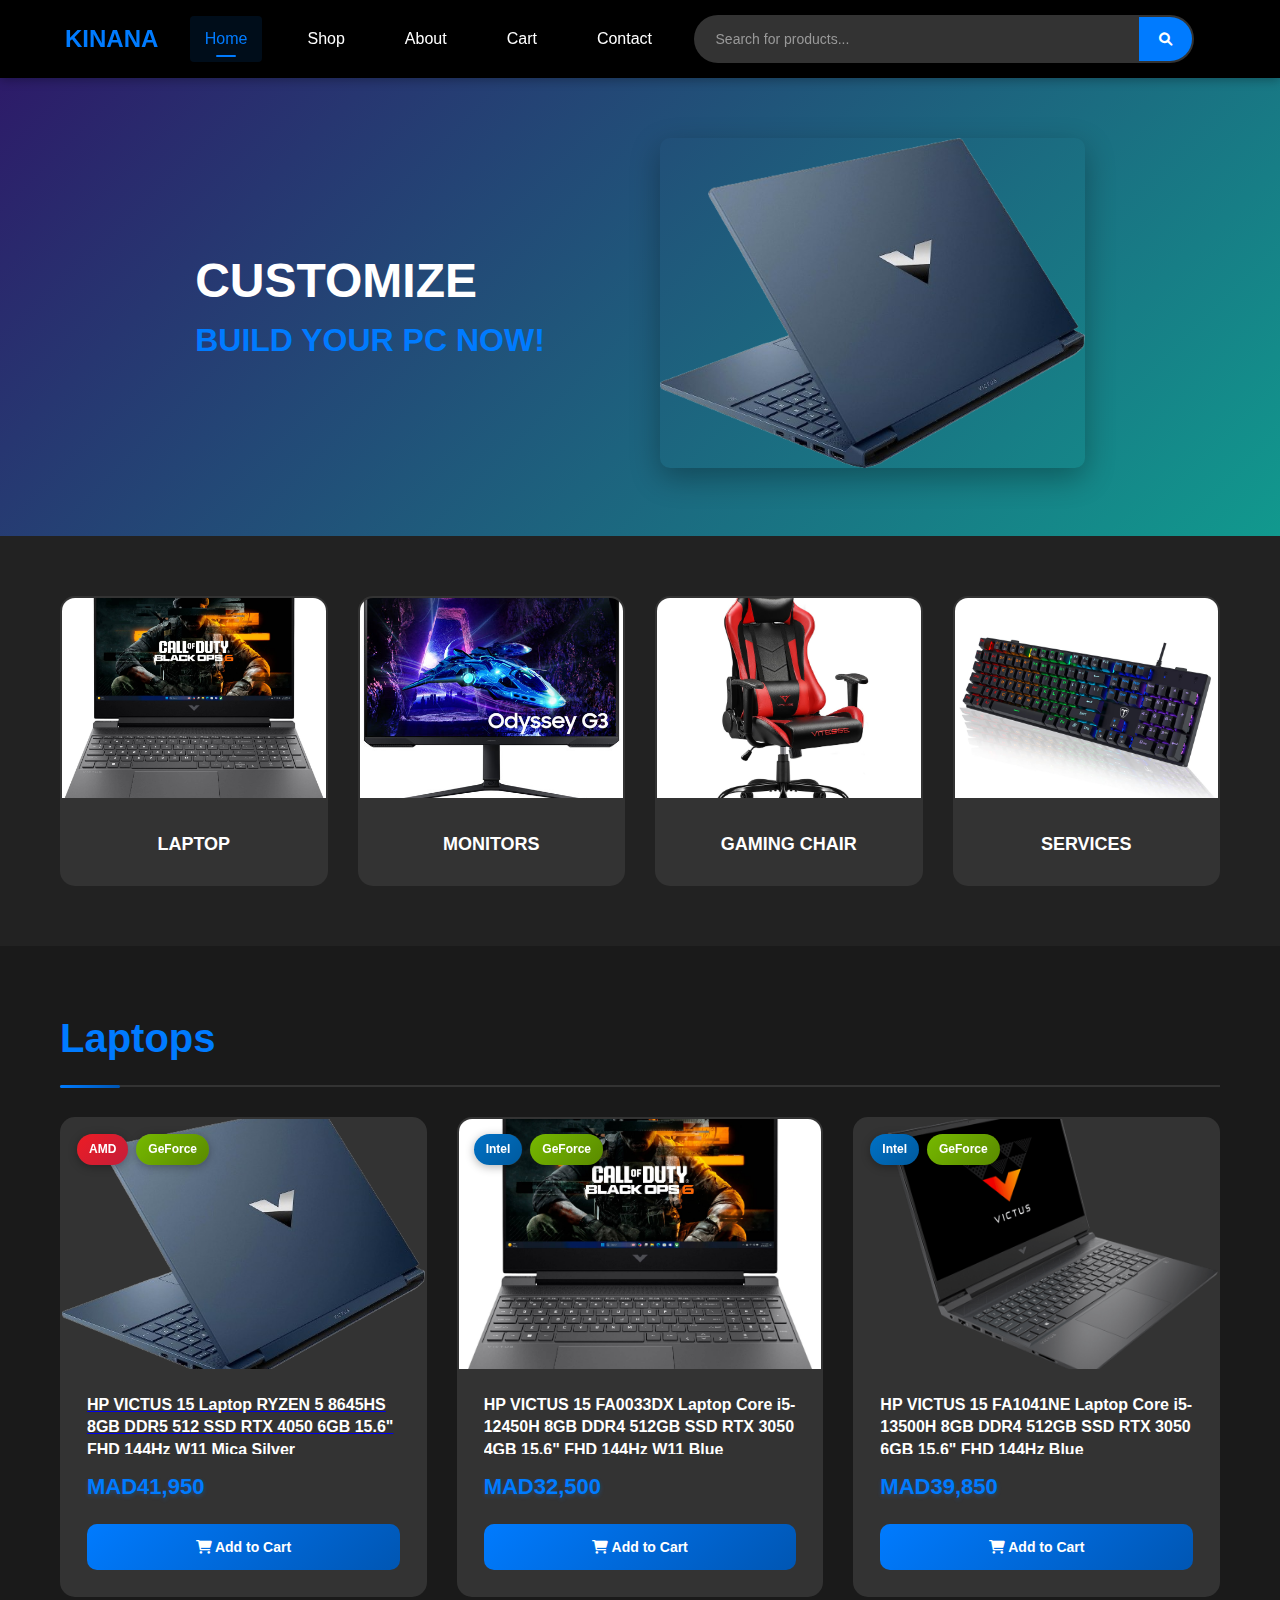
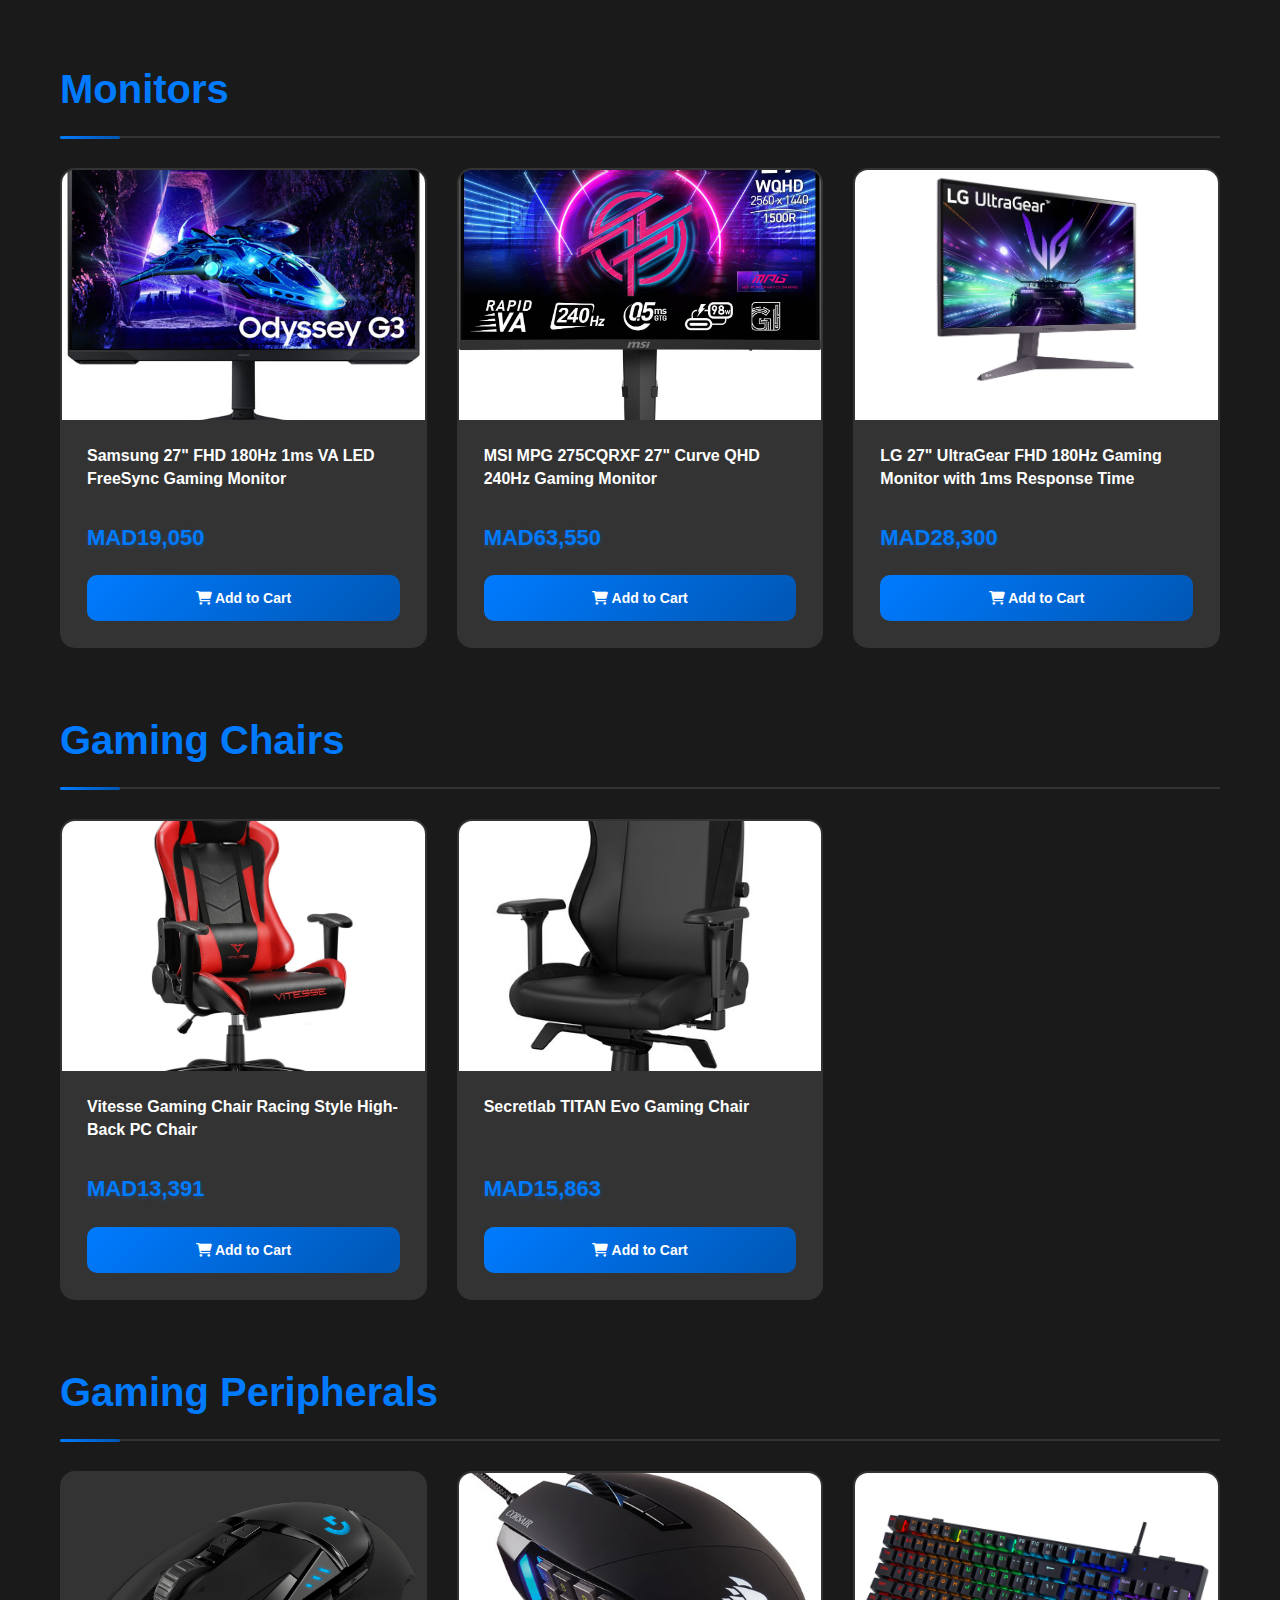
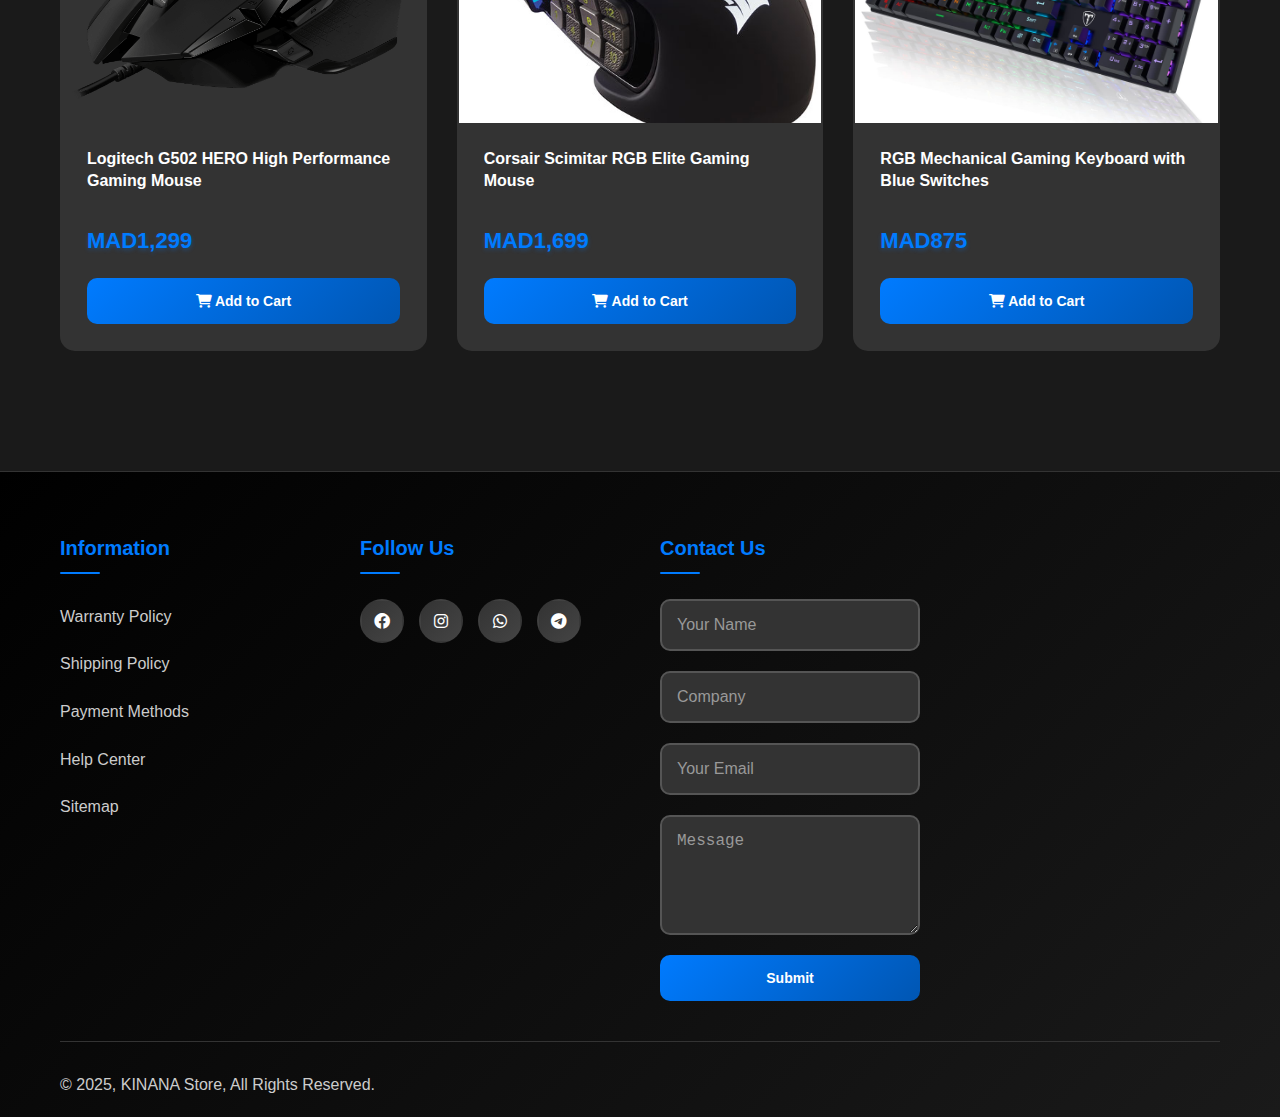
<file: index.html>
<!DOCTYPE html>
<html lang="en">
<head>
    <meta charset="UTF-8">
    <meta name="viewport" content="width=device-width, initial-scale=1.0">
    <title>KINANA | Computer Components & Gaming Gear</title>
    <link rel="stylesheet" href="css/style.css">
    <link rel="icon" href="icon.png" type="image/png">
    <link href="https://cdnjs.cloudflare.com/ajax/libs/font-awesome/6.0.0/css/all.min.css" rel="stylesheet">
</head>
<body>
    <!-- Header -->
    <header class="header">
        
        <div class="main-header">
            <div class="container">
                <div class="header-content">
                    <div class="logo">
                        <a href="index.html"><h1>KINANA</h1></a>
                    </div>
                    
                    <nav class="main-nav">
                        <ul>
                            <li><a href="index.html" class="active">Home</a></li>
                            <li><a href="shop.html">Shop</a></li>
                            <li><a href="about.html">About</a></li>
                            <li><a href="cart.html">Cart</a></li>
                            <li><a href="contact.html">Contact</a></li>
                            <!-- <li><a href="shop.html#laptops">Laptops</a></li>
                            <li><a href="shop.html#monitors">Monitors</a></li>
                            <li><a href="shop.html#gaming-products">Gaming Products</a></li> -->
                        </ul>
                    </nav>
                    
                    <div class="search-bar">
                        <input type="text" placeholder="Search for products...">
                        <button class="search-btn"><i class="fas fa-search"></i></button>
                    </div>
                    
                    <div class="header-actions">
                        <button class="menu-toggle"><i class="fas fa-bars"></i></button>
                        <!-- <div class="cart">
                            <i class="fas fa-shopping-cart"></i>
                            <span class="cart-count">0</span>
                            <span class="cart-text">MAD0</span>
                        </div> -->
                    </div>
                </div>
            </div>
        </div>
    </header>

    <!-- Hero Section -->
    <section class="hero">
        <div class="hero-content">
            <div class="hero-text">
                <h2>CUSTOMIZE</h2>
                <h3>BUILD YOUR PC NOW!</h3>
            </div>
            <div class="hero-image">
                <img src="images/home/ubuntu/ahw-store-clone/website/images/laptop-hp-victus-1.png" alt="Gaming PC Components">
            </div>
        </div>
    </section>

    <!-- Category Cards -->
    <section class="categories">
        <div class="container">
            <div class="category-grid">
                <div class="category-card">
                    <img src="images/home/ubuntu/ahw-store-clone/website/images/laptop-hp-victus-2.jpg" alt="Laptop">
                    <h3>LAPTOP</h3>
                </div>
                <div class="category-card">
                    <img src="images/home/ubuntu/ahw-store-clone/website/images/monitor-samsung-1.jpg" alt="Monitors">
                    <h3>MONITORS</h3>
                </div>
                <div class="category-card">
                    <img src="images/home/ubuntu/ahw-store-clone/website/images/chair-gaming-1.jpg" alt="Gaming Chair">
                    <h3>GAMING CHAIR</h3>
                </div>
                <div class="category-card">
                    <img src="images/home/ubuntu/ahw-store-clone/website/images/keyboard-mechanical-1.jpg" alt="Services">
                    <h3>SERVICES</h3>
                </div>
            </div>
        </div>
    </section>

    <!-- Products Section -->
    <main class="main-content">
        <div class="container">
            <!-- Laptops Section -->
            <section class="product-section">
                <h2 class="section-title">Laptops</h2>
                <div class="product-grid">
                    <div class="product-card" data-id="hp-victus-1">
                        <div class="product-image">
                            <a href="product-detail-laptop-hp-victus-1.html">
                                <img src="images/home/ubuntu/ahw-store-clone/website/images/laptop-hp-victus-1.png" alt="HP VICTUS 15 Laptop">
                            </a>
                            <div class="product-badges">
                                <span class="badge amd">AMD</span>
                                <span class="badge geforce">GeForce</span>
                            </div>
                        </div>
                        <div class="product-info">
                            <a href="product-detail-laptop-hp-victus-1.html">
                                <h3>HP VICTUS 15 Laptop RYZEN 5 8645HS 8GB DDR5 512 SSD RTX 4050 6GB 15.6" FHD 144Hz W11 Mica Silver</h3>
                            </a>
                            <div class="product-price">
                                <span class="price">MAD41,950</span>
                            </div>
                            <button class="add-to-cart-btn">
                                <i class="fas fa-shopping-cart"></i> Add to Cart
                            </button>
                        </div>
                    </div>

                    <div class="product-card" data-id="hp-victus-2">
                        <div class="product-image">
                            <img src="images/home/ubuntu/ahw-store-clone/website/images/laptop-hp-victus-2.jpg" alt="HP VICTUS 15 Laptop">
                            <div class="product-badges">
                                <span class="badge intel">Intel</span>
                                <span class="badge geforce">GeForce</span>
                            </div>
                        </div>
                        <div class="product-info">
                            <h3>HP VICTUS 15 FA0033DX Laptop Core i5-12450H 8GB DDR4 512GB SSD RTX 3050 4GB 15.6" FHD 144Hz W11 Blue</h3>
                            <div class="product-price">
                                <span class="price">MAD32,500</span>
                            </div>
                            <button class="add-to-cart-btn">
                                <i class="fas fa-shopping-cart"></i> Add to Cart
                            </button>
                        </div>
                    </div>

                    <div class="product-card" data-id="hp-victus-3">
                        <div class="product-image">
                            <img src="images/home/ubuntu/ahw-store-clone/website/images/laptop-hp-victus-3.png" alt="HP VICTUS 15 Laptop">
                            <div class="product-badges">
                                <span class="badge intel">Intel</span>
                                <span class="badge geforce">GeForce</span>
                            </div>
                        </div>
                        <div class="product-info">
                            <h3>HP VICTUS 15 FA1041NE Laptop Core i5-13500H 8GB DDR4 512GB SSD RTX 3050 6GB 15.6" FHD 144Hz Blue</h3>
                            <div class="product-price">
                                <span class="price">MAD39,850</span>
                            </div>
                            <button class="add-to-cart-btn">
                                <i class="fas fa-shopping-cart"></i> Add to Cart
                            </button>
                        </div>
                    </div>
                </div>
            </section>

            <!-- Monitors Section -->
            <section class="product-section">
                <h2 class="section-title">Monitors</h2>
                <div class="product-grid">
                    <div class="product-card" data-id="samsung-monitor-1">
                        <div class="product-image">
                            <img src="images/home/ubuntu/ahw-store-clone/website/images/monitor-samsung-1.jpg" alt="Samsung Gaming Monitor">
                        </div>
                        <div class="product-info">
                            <h3>Samsung 27" FHD 180Hz 1ms VA LED FreeSync Gaming Monitor</h3>
                            <div class="product-price">
                                <span class="price">MAD19,050</span>
                            </div>
                            <button class="add-to-cart-btn">
                                <i class="fas fa-shopping-cart"></i> Add to Cart
                            </button>
                        </div>
                    </div>

                    <div class="product-card" data-id="msi-monitor-1">
                        <div class="product-image">
                            <img src="images/home/ubuntu/ahw-store-clone/website/images/monitor-msi-1.jpg" alt="MSI Gaming Monitor">
                        </div>
                        <div class="product-info">
                            <h3>MSI MPG 275CQRXF 27" Curve QHD 240Hz Gaming Monitor</h3>
                            <div class="product-price">
                                <span class="price">MAD63,550</span>
                            </div>
                            <button class="add-to-cart-btn">
                                <i class="fas fa-shopping-cart"></i> Add to Cart
                            </button>
                        </div>
                    </div>

                    <div class="product-card" data-id="lg-monitor-1">
                        <div class="product-image">
                            <img src="images/home/ubuntu/ahw-store-clone/website/images/monitor-lg-1.jpeg" alt="LG Gaming Monitor">
                        </div>
                        <div class="product-info">
                            <h3>LG 27" UltraGear FHD 180Hz Gaming Monitor with 1ms Response Time</h3>
                            <div class="product-price">
                                <span class="price">MAD28,300</span>
                            </div>
                            <button class="add-to-cart-btn">
                                <i class="fas fa-shopping-cart"></i> Add to Cart
                            </button>
                        </div>
                    </div>
                </div>
            </section>

            <!-- Gaming Chairs Section -->
            <section class="product-section">
                <h2 class="section-title">Gaming Chairs</h2>
                <div class="product-grid">
                    <div class="product-card" data-id="vitesse-gaming-chair-1">
                        <div class="product-image">
                            <img src="images/home/ubuntu/ahw-store-clone/website/images/chair-gaming-1.jpg" alt="Gaming Chair">
                        </div>
                        <div class="product-info">
                            <h3>Vitesse Gaming Chair Racing Style High-Back PC Chair</h3>
                            <div class="product-price">
                                <span class="price">MAD13,391</span>
                            </div>
                            <button class="add-to-cart-btn">
                                <i class="fas fa-shopping-cart"></i> Add to Cart
                            </button>
                        </div>
                    </div>

                    <div class="product-card" data-id="secretlab-chair-1">
                        <div class="product-image">
                            <img src="images/home/ubuntu/ahw-store-clone/website/images/chair-secretlab-1.jpg" alt="Secretlab Chair">
                        </div>
                        <div class="product-info">
                            <h3>Secretlab TITAN Evo Gaming Chair</h3>
                            <div class="product-price">
                                <span class="price">MAD15,863</span>
                            </div>
                            <button class="add-to-cart-btn">
                                <i class="fas fa-shopping-cart"></i> Add to Cart
                            </button>
                        </div>
                    </div>
                </div>
            </section>

            <!-- Gaming Peripherals Section -->
            <section class="product-section">
                <h2 class="section-title">Gaming Peripherals</h2>
                <div class="product-grid">
                    <div class="product-card" data-id="logitech-mouse-1">
                        <div class="product-image">
                            <img src="images/home/ubuntu/ahw-store-clone/website/images/mouse-logitech-1.png" alt="Logitech Gaming Mouse">
                        </div>
                        <div class="product-info">
                            <h3>Logitech G502 HERO High Performance Gaming Mouse</h3>
                            <div class="product-price">
                                <span class="price">MAD1,299</span>
                            </div>
                            <button class="add-to-cart-btn">
                                <i class="fas fa-shopping-cart"></i> Add to Cart
                            </button>
                        </div>
                    </div>

                    <div class="product-card" data-id="corsair-mouse-1">
                        <div class="product-image">
                            <img src="images/home/ubuntu/ahw-store-clone/website/images/mouse-corsair-1.jpg" alt="Corsair Gaming Mouse">
                        </div>
                        <div class="product-info">
                            <h3>Corsair Scimitar RGB Elite Gaming Mouse</h3>
                            <div class="product-price">
                                <span class="price">MAD1,699</span>
                            </div>
                            <button class="add-to-cart-btn">
                                <i class="fas fa-shopping-cart"></i> Add to Cart
                            </button>
                        </div>
                    </div>

                    <div class="product-card" data-id="mechanical-keyboard-1">
                        <div class="product-image">
                            <img src="images/home/ubuntu/ahw-store-clone/website/images/keyboard-mechanical-1.jpg" alt="Mechanical Keyboard">
                        </div>
                        <div class="product-info">
                            <h3>RGB Mechanical Gaming Keyboard with Blue Switches</h3>
                            <div class="product-price">
                                <span class="price">MAD875</span>
                            </div>
                            <button class="add-to-cart-btn">
                                <i class="fas fa-shopping-cart"></i> Add to Cart
                            </button>
                        </div>
                    </div>
                </div>
            </section>
        </div>
    </main>

    <!-- Footer -->
    <footer class="footer">
        <div class="container">
            <div class="footer-content">
                <div class="footer-section">
                    <h3>Information</h3>
                    <ul>
                        <li><a href="warranty-policy.html">Warranty Policy</a></li>
                        <li><a href="shipping-policy.html">Shipping Policy</a></li>
                        <li><a href="payment-methods.html">Payment Methods</a></li>
                        <li><a href="help-center.html">Help Center</a></li>
                        <li><a href="sitemap.html">Sitemap</a></li>
                    </ul>
                </div>
                
                <!-- <div class="footer-section">
                    <h3>My Account</h3>
                    <ul>
                        <li><a href="#">My Account</a></li>
                        <li><a href="#">My Orders</a></li>
                        <li><a href="#">Wishlist</a></li>
                    </ul>
                </div> -->
                 
                <div class="footer-section">
                    <h3>Follow Us</h3>
                    <div class="social-links">
                        <a href="www.facebook.com" class="social-link"><i class="fab fa-facebook"></i></a>
                        <a href="https://www.instagram.com/web_coders12" class="social-link"><i class="fab fa-instagram"></i></a>
                        <a href="#" class="social-link"><i class="fab fa-whatsapp"></i></a>
                        <a href="#" class="social-link"><i class="fab fa-telegram"></i></a>
                    </div>
                </div>
                
                <div class="footer-section">
                    <h3>Contact Us</h3>
                    <form class="contact-form">
                        <input type="text" placeholder="Your Name" required>
                        <input type="text" placeholder="Company">
                        <input type="email" placeholder="Your Email" required>
                        <textarea placeholder="Message" required></textarea>
                        <button type="submit">Submit</button>
                    </form>
                </div>
            </div>
            
            <div class="footer-bottom">
                <p>&copy; 2025, KINANA Store, All Rights Reserved.</p>
                <!-- <div class="payment-methods">
                    <i class="fab fa-cc-mastercard"></i>
                    <i class="fab fa-cc-visa"></i>
                    <i class="fab fa-cc-paypal"></i>
                </div> -->
            </div>
        </div>
    </footer>

    <script src="js/script.js"></script>
</body>
</html>
</file>
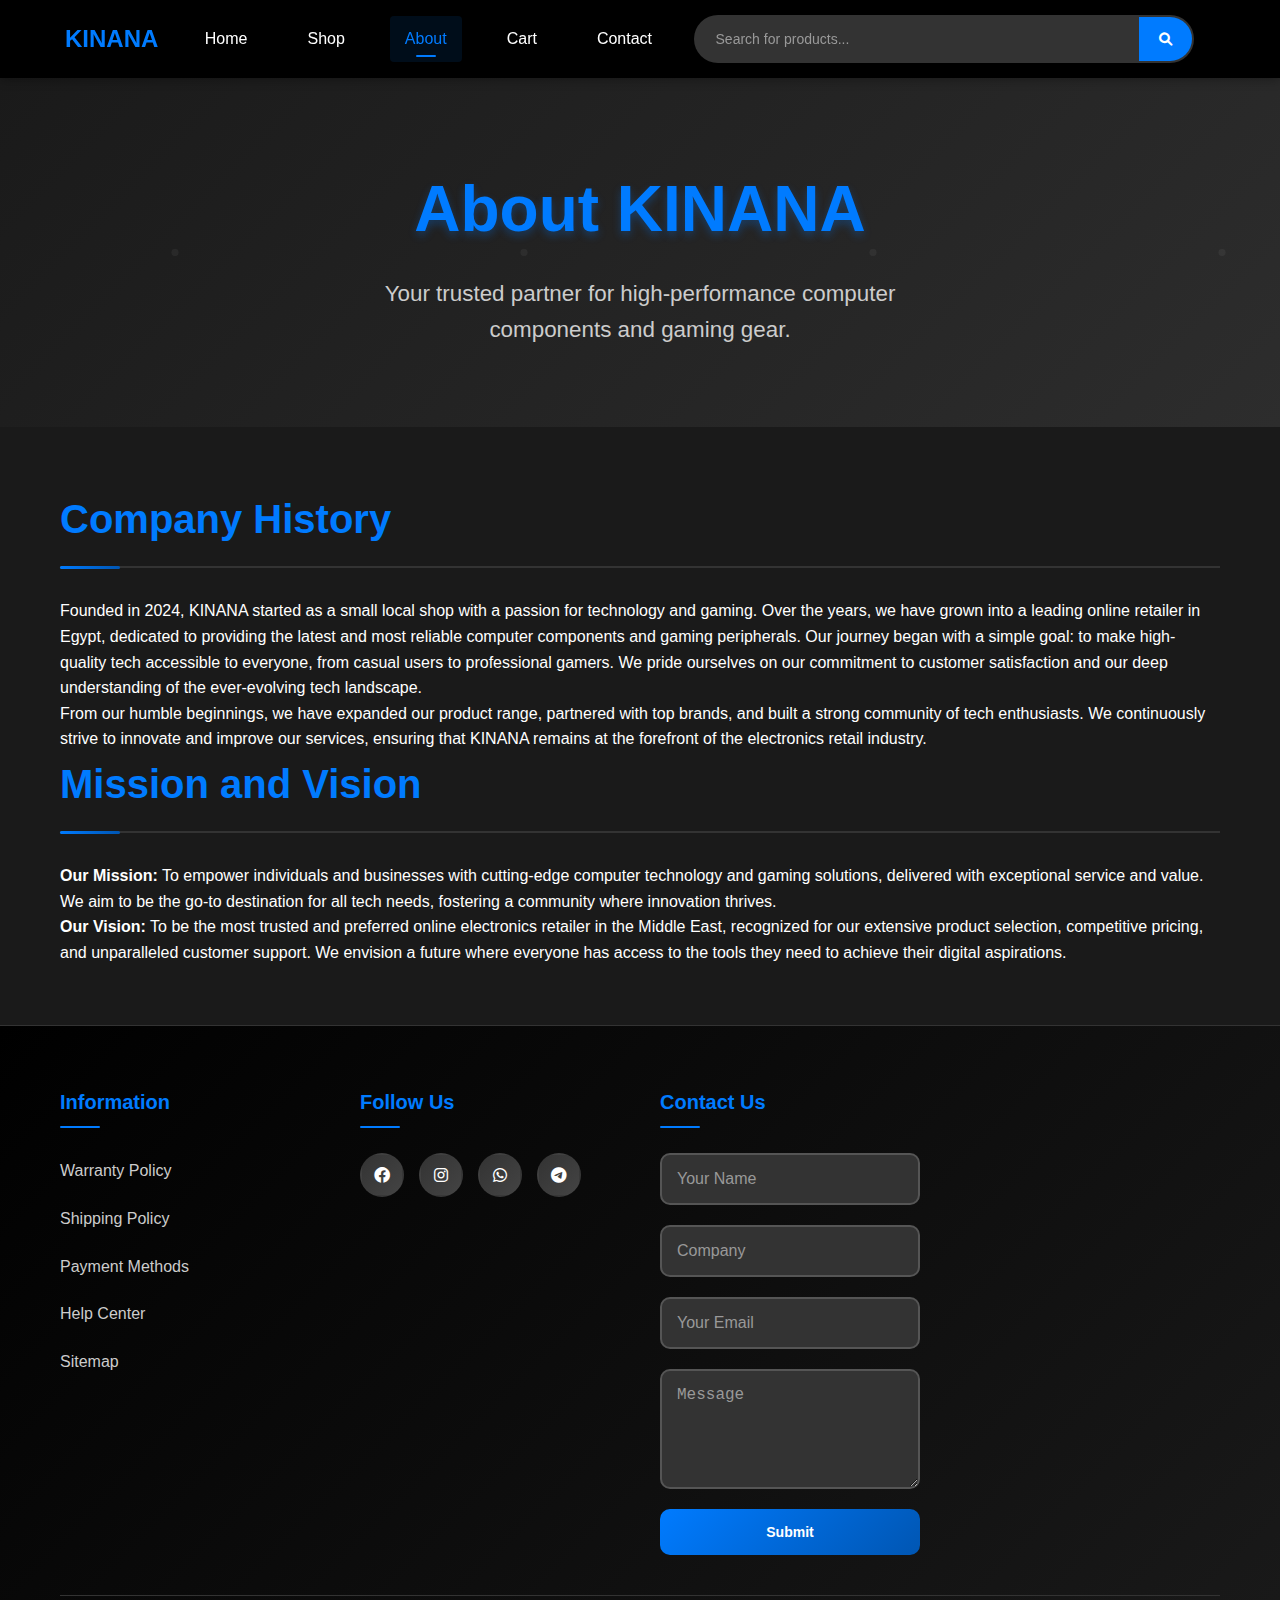
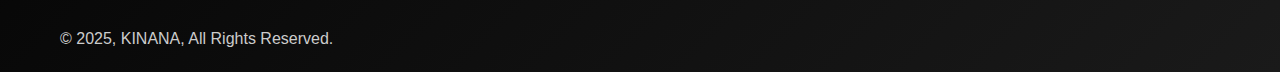
<file: about.html>
<!DOCTYPE html>
<html lang="en">
<head>
    <meta charset="UTF-8">
    <meta name="viewport" content="width=device-width, initial-scale=1.0">
    <title>About Us - KINANA</title>
    <link rel="stylesheet" href="css/style.css">
        <link rel="icon" href="icon.png" type="image/png">
    <link href="https://cdnjs.cloudflare.com/ajax/libs/font-awesome/6.0.0/css/all.min.css" rel="stylesheet">
</head>
<body>
    <!-- Header -->
    <header class="header">
        <!-- <div class="top-bar">
            <div class="container">
                <div class="top-bar-content">
                    <div class="auth-links">
                        <a href="#" class="auth-link">Login</a>
                        <a href="#" class="auth-link">Register</a>
                    </div>
                    <div class="language-selector">
                        <button class="language-btn">English <i class="fas fa-chevron-down"></i></button>
                    </div>
                </div>
            </div>
        </div> -->
        
        <div class="main-header">
            <div class="container">
                <div class="header-content">
                    <div class="logo">
                        <a href="index.html"><h1>KINANA</h1></a>
                    </div>
                    
                    <nav class="main-nav">
                        <ul>
                            <li><a href="index.html">Home</a></li>
                            <li><a href="shop.html">Shop</a></li>
                            <li><a href="about.html" class="active">About</a></li>
                            <li><a href="cart.html">Cart</a></li>
                            <li><a href="contact.html">Contact</a></li>
                            <!-- <li><a href="shop.html#laptops">Laptops</a></li> -->
                            <!-- <li><a href="shop.html#monitors">Monitors</a></li>
                            <li><a href="shop.html#gaming-products">Gaming Products</a></li> -->
                        </ul>
                    </nav>
                    
                    <div class="search-bar">
                        <input type="text" placeholder="Search for products...">
                        <button class="search-btn"><i class="fas fa-search"></i></button>
                    </div>
                    
                    <div class="header-actions">
                        <button class="menu-toggle"><i class="fas fa-bars"></i></button>
                        <!-- <div class="cart">
                            <i class="fas fa-shopping-cart"></i>
                            <span class="cart-count">0</span>
                            <span class="cart-text">MAD</span>
                        </div> -->
                    </div>
                </div>
            </div>
        </div>
    </header>

    <!-- Page Header -->
    <section class="page-header">
        <div class="container">
            <h1>About KINANA</h1>
            <p>Your trusted partner for high-performance computer components and gaming gear.</p>
        </div>
    </section>

    <main class="main-content about-page">
        <div class="container">
            <section class="about-section">
                <h2 class="section-title">Company History</h2>
                <p>
                    Founded in 2024, KINANA started as a small local shop with a passion for technology and gaming. 
                    Over the years, we have grown into a leading online retailer in Egypt, dedicated to providing 
                    the latest and most reliable computer components and gaming peripherals. Our journey began with 
                    a simple goal: to make high-quality tech accessible to everyone, from casual users to professional gamers. 
                    We pride ourselves on our commitment to customer satisfaction and our deep understanding of the ever-evolving 
                    tech landscape.
                </p>
                <p>
                    From our humble beginnings, we have expanded our product range, partnered with top brands, and built a 
                    strong community of tech enthusiasts. We continuously strive to innovate and improve our services, 
                    ensuring that KINANA remains at the forefront of the electronics retail industry.
                </p>
            </section>

            <section class="about-section">
                <h2 class="section-title">Mission and Vision</h2>
                <p>
                    <strong>Our Mission:</strong> To empower individuals and businesses with cutting-edge computer technology 
                    and gaming solutions, delivered with exceptional service and value. We aim to be the go-to destination 
                    for all tech needs, fostering a community where innovation thrives.
                </p>
                <p>
                    <strong>Our Vision:</strong> To be the most trusted and preferred online electronics retailer in the Middle East, 
                    recognized for our extensive product selection, competitive pricing, and unparalleled customer support. 
                    We envision a future where everyone has access to the tools they need to achieve their digital aspirations.
                </p>
            </section>
        </div>
    </main>

    <!-- Footer -->
    <footer class="footer">
        <div class="container">
            <div class="footer-content">
                <div class="footer-section">
                    <h3>Information</h3>
                    <ul>
                        <li><a href="warranty-policy.html">Warranty Policy</a></li>
                        <li><a href="shipping-policy.html">Shipping Policy</a></li>
                        <li><a href="payment-methods.html">Payment Methods</a></li>
                        <li><a href="help-center.html">Help Center</a></li>
                        <li><a href="sitemap.html">Sitemap</a></li>
                    </ul>
                </div>
                
                <!-- <div class="footer-section">
                    <h3>My Account</h3>
                    <ul>
                        <li><a href="#">My Account</a></li>
                        <li><a href="#">My Orders</a></li>
                        <li><a href="#">Wishlist</a></li>
                    </ul>
                </div> -->
                
                <div class="footer-section">
                    <h3>Follow Us</h3>
                    <div class="social-links">
                        <a href="#" class="social-link"><i class="fab fa-facebook"></i></a>
                        <a href="#" class="social-link"><i class="fab fa-instagram"></i></a>
                        <a href="#" class="social-link"><i class="fab fa-whatsapp"></i></a>
                        <a href="#" class="social-link"><i class="fab fa-telegram"></i></a>
                    </div>
                </div>
                
                <div class="footer-section">
                    <h3>Contact Us</h3>
                    <form class="contact-form">
                        <input type="text" placeholder="Your Name" required>
                        <input type="text" placeholder="Company">
                        <input type="email" placeholder="Your Email" required>
                        <textarea placeholder="Message" required></textarea>
                        <button type="submit">Submit</button>
                    </form>
                </div>
            </div>
            
            <div class="footer-bottom">
                <p>&copy; 2025, KINANA, All Rights Reserved.</p>
                <!-- <div class="payment-methods">
                    <i class="fab fa-cc-mastercard"></i>
                    <i class="fab fa-cc-visa"></i>
                    <i class="fab fa-cc-paypal"></i>
                </div> -->
            </div>
        </div>
    </footer>

    <script src="js/script.js"></script>
</body>
</html>
</file>
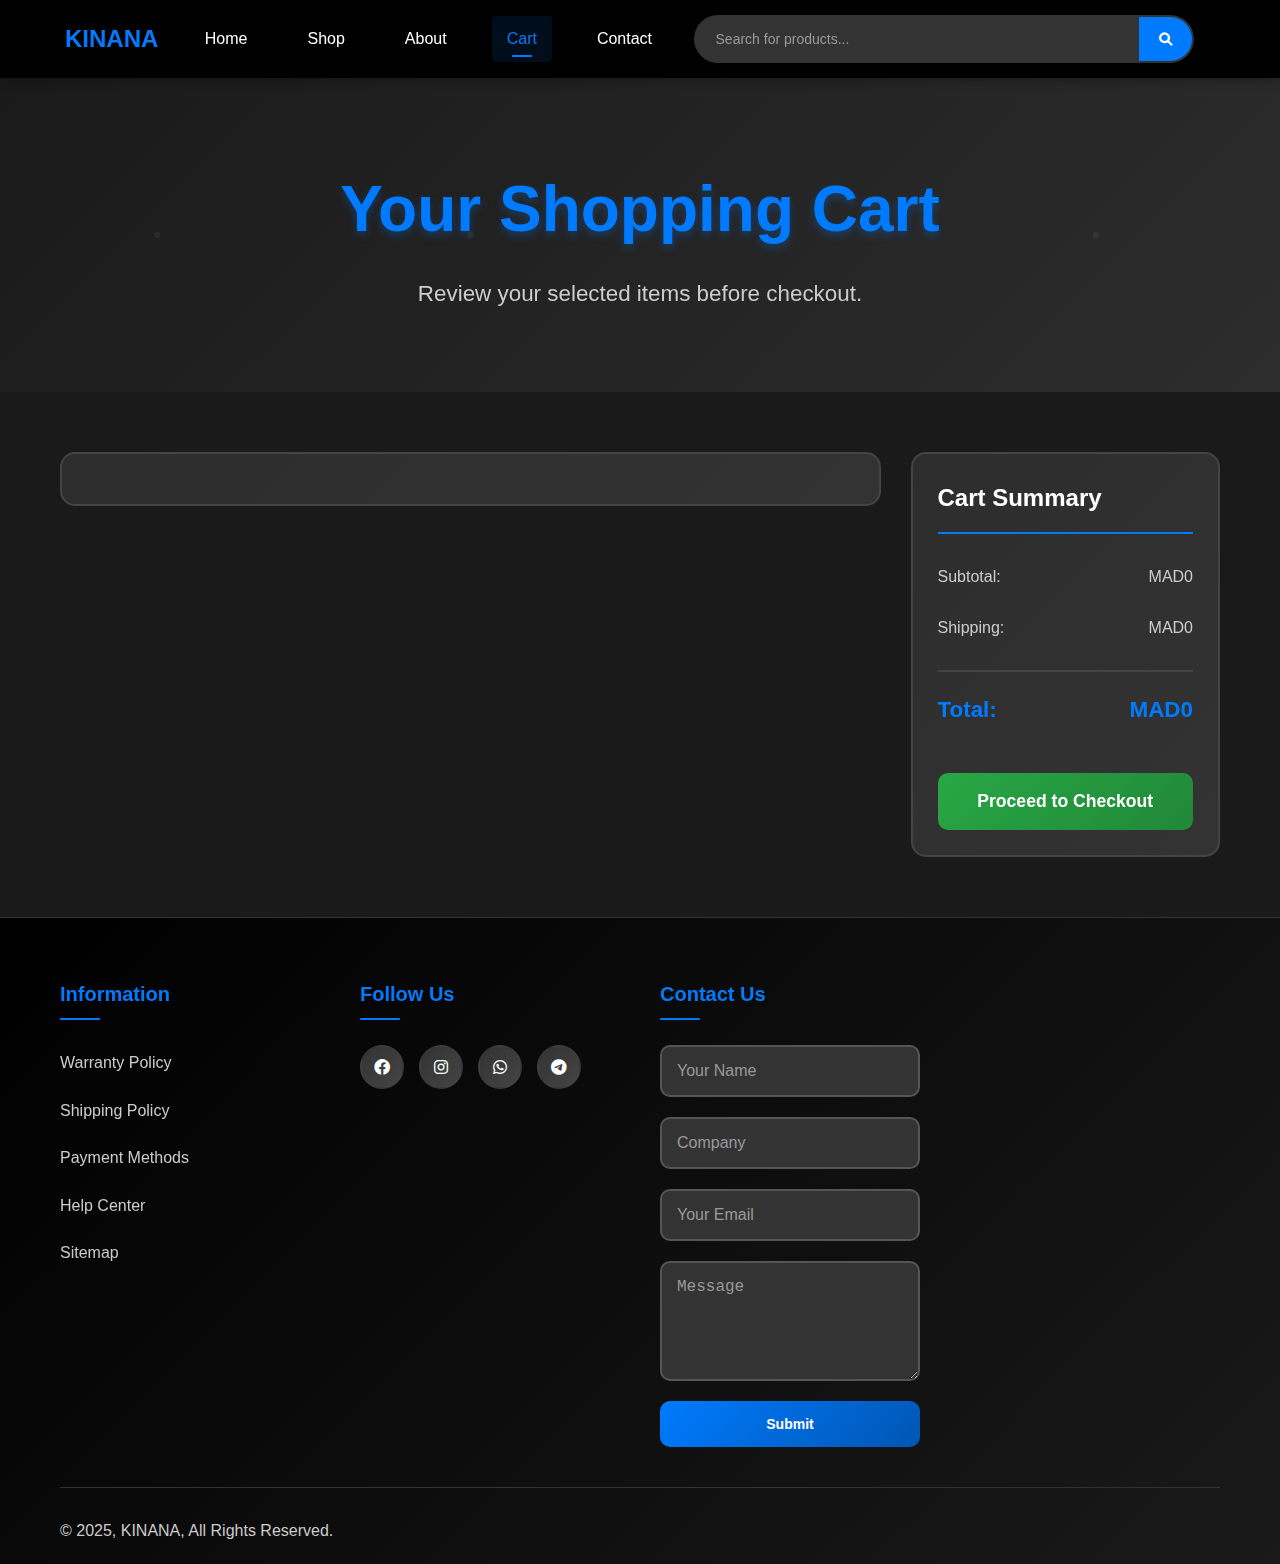
<file: cart.html>
<!DOCTYPE html>
<html lang="en">
<head>
    <meta charset="UTF-8">
    <meta name="viewport" content="width=device-width, initial-scale=1.0">
    <title>Shopping Cart - KINANA</title>
    <link rel="stylesheet" href="css/style.css">
    <link rel="icon" href="icon.png" type="image/png">
    <link href="https://cdnjs.cloudflare.com/ajax/libs/font-awesome/6.0.0/css/all.min.css" rel="stylesheet">
</head>
<body>
    <!-- Header -->
    <header class="header">
 
        
        <div class="main-header">
            <div class="container">
                <div class="header-content">
                    <div class="logo">
                        <a href="index.html"><h1>KINANA</h1></a>
                    </div>
                    
                    <nav class="main-nav">
                        <ul>
                            <li><a href="index.html">Home</a></li>
                            <li><a href="shop.html">Shop</a></li>
                            <li><a href="about.html">About</a></li>
                            <li><a href="cart.html" class="active">Cart</a></li>
                            <li><a href="contact.html">Contact</a></li>
                            <!-- <li><a href="shop.html#laptops">Laptops</a></li>
                            <li><a href="shop.html#monitors">Monitors</a></li>
                            <li><a href="shop.html#gaming-products">Gaming Products</a></li> -->
                        </ul>
                    </nav>
                    
                    <div class="search-bar">
                        <input type="text" placeholder="Search for products...">
                        <button class="search-btn"><i class="fas fa-search"></i></button>
                    </div>
                    
                    <div class="header-actions">
                        <button class="menu-toggle"><i class="fas fa-bars"></i></button>
                        <!-- <div class="cart">
                            <i class="fas fa-shopping-cart"></i>
                            <span class="cart-count">0</span>
                            <span class="cart-text">MAD0</span>
                        </div> -->
                    </div>
                </div>
            </div>
        </div>
    </header>

    <!-- Page Header -->
    <section class="page-header">
        <div class="container">
            <h1>Your Shopping Cart</h1>
            <p>Review your selected items before checkout.</p>
        </div>
    </section>

    <main class="main-content cart-page">
        <div class="container">
            <div class="cart-items-container">
                <!-- Cart items will be loaded here by JavaScript -->
                <p class="empty-cart-message">Your cart is empty. Start shopping now!</p>
            </div>
            
            <div class="cart-summary">
                <h2>Cart Summary</h2>
                <div class="summary-row">
                    <span>Subtotal:</span>
                    <span id="cart-subtotal">MAD0</span>
                </div>
                <div class="summary-row">
                    <span>Shipping:</span>
                    <span id="cart-shipping">MAD0</span>
                </div>
                <div class="summary-row total">
                    <span>Total:</span>
                    <span id="cart-total">MAD0</span>
                </div>
                <button class="checkout-btn">Proceed to Checkout</button>
            </div>
        </div>
    </main>

    <!-- Footer -->
    <footer class="footer">
        <div class="container">
            <div class="footer-content">
                <div class="footer-section">
                    <h3>Information</h3>
                    <ul>
                        <li><a href="warranty-policy.html">Warranty Policy</a></li>
                        <li><a href="shipping-policy.html">Shipping Policy</a></li>
                        <li><a href="payment-methods.html">Payment Methods</a></li>
                        <li><a href="help-center.html">Help Center</a></li>
                        <li><a href="sitemap.html">Sitemap</a></li>
                    </ul>
                </div>
                
                <!-- <div class="footer-section">
                    <h3>My Account</h3>
                    <ul>
                        <li><a href="#">My Account</a></li>
                        <li><a href="#">My Orders</a></li>
                        <li><a href="#">Wishlist</a></li>
                    </ul>
                </div> -->
                
                <div class="footer-section">
                    <h3>Follow Us</h3>
                    <div class="social-links">
                        <a href="#" class="social-link"><i class="fab fa-facebook"></i></a>
                        <a href="#" class="social-link"><i class="fab fa-instagram"></i></a>
                        <a href="#" class="social-link"><i class="fab fa-whatsapp"></i></a>
                        <a href="#" class="social-link"><i class="fab fa-telegram"></i></a>
                    </div>
                </div>
                
                <div class="footer-section">
                    <h3>Contact Us</h3>
                    <form class="contact-form">
                        <input type="text" placeholder="Your Name" required>
                        <input type="text" placeholder="Company">
                        <input type="email" placeholder="Your Email" required>
                        <textarea placeholder="Message" required></textarea>
                        <button type="submit">Submit</button>
                    </form>
                </div>
            </div>
            
            <div class="footer-bottom">
                <p>&copy; 2025, KINANA, All Rights Reserved.</p>
            </div>
        </div>
    </footer>

    <script src="js/script.js"></script>
    <script src="js/cart.js"></script>
</body>
</html>
</file>
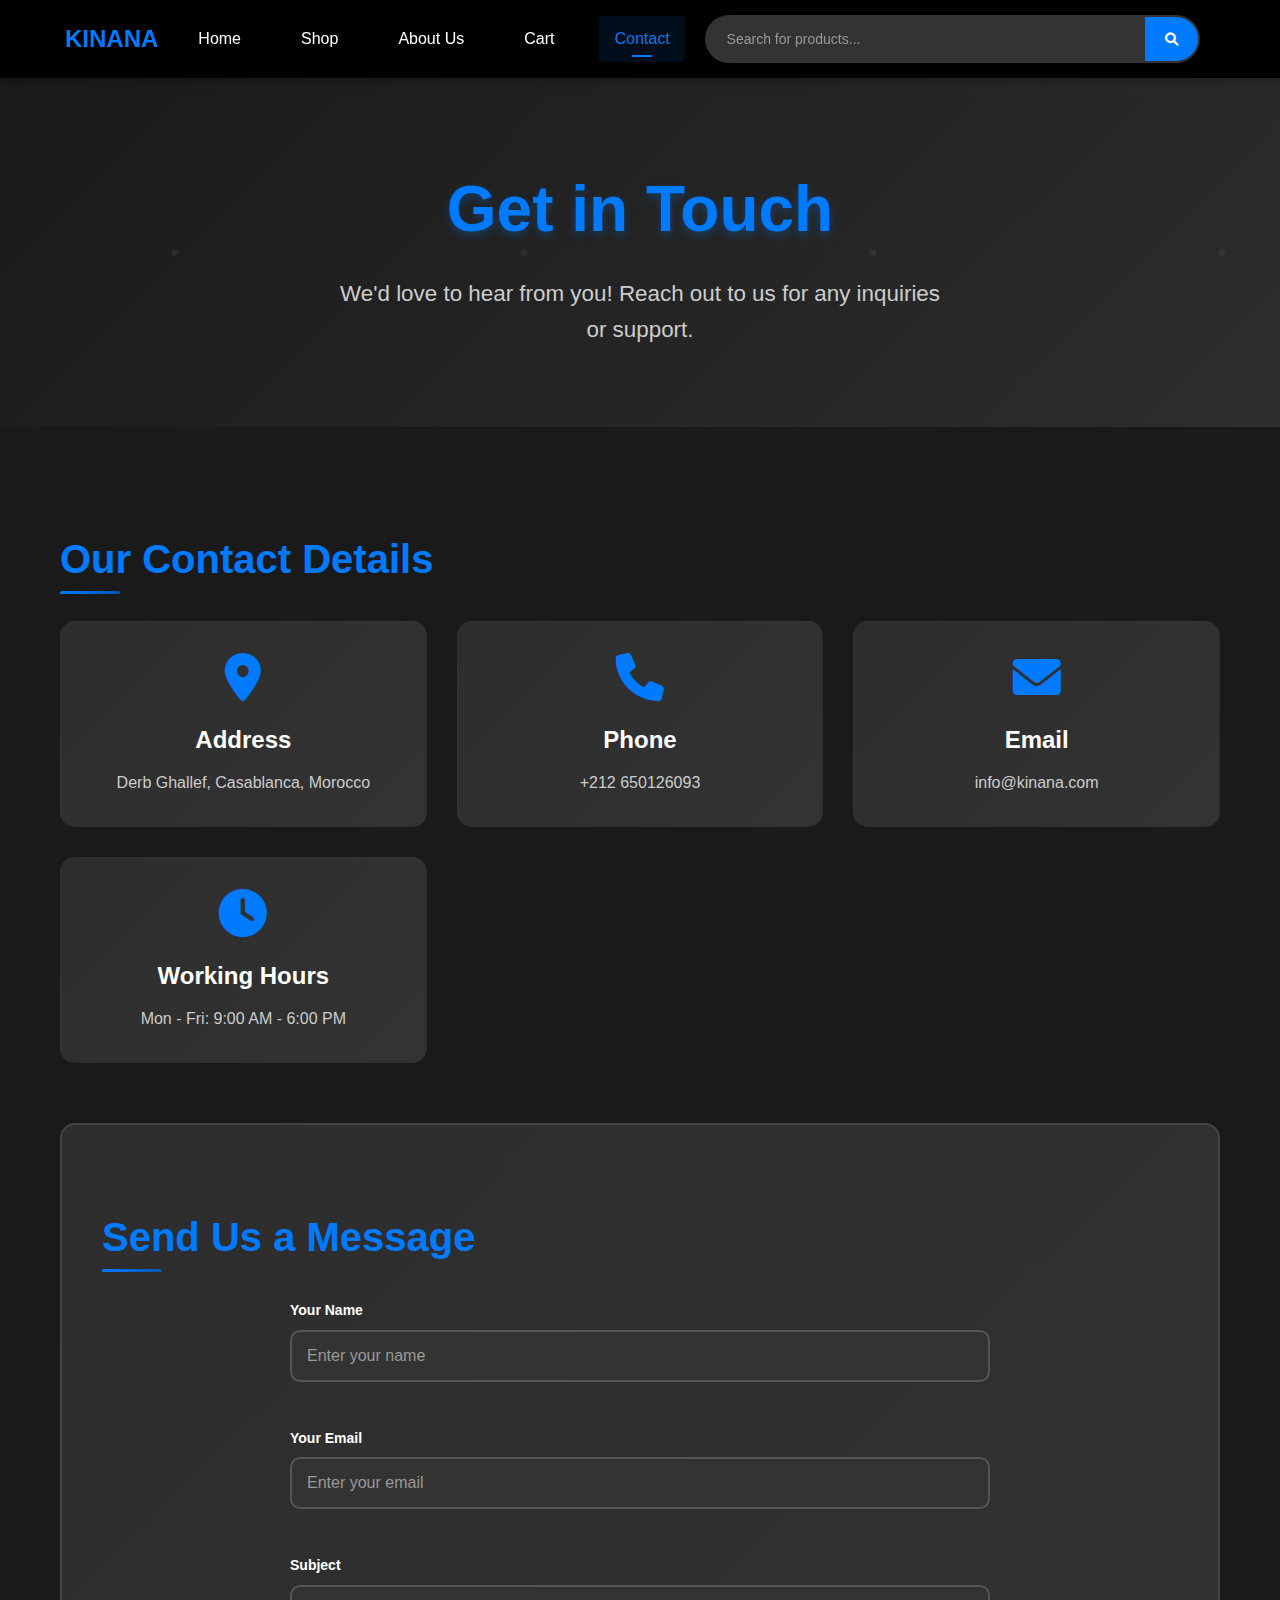
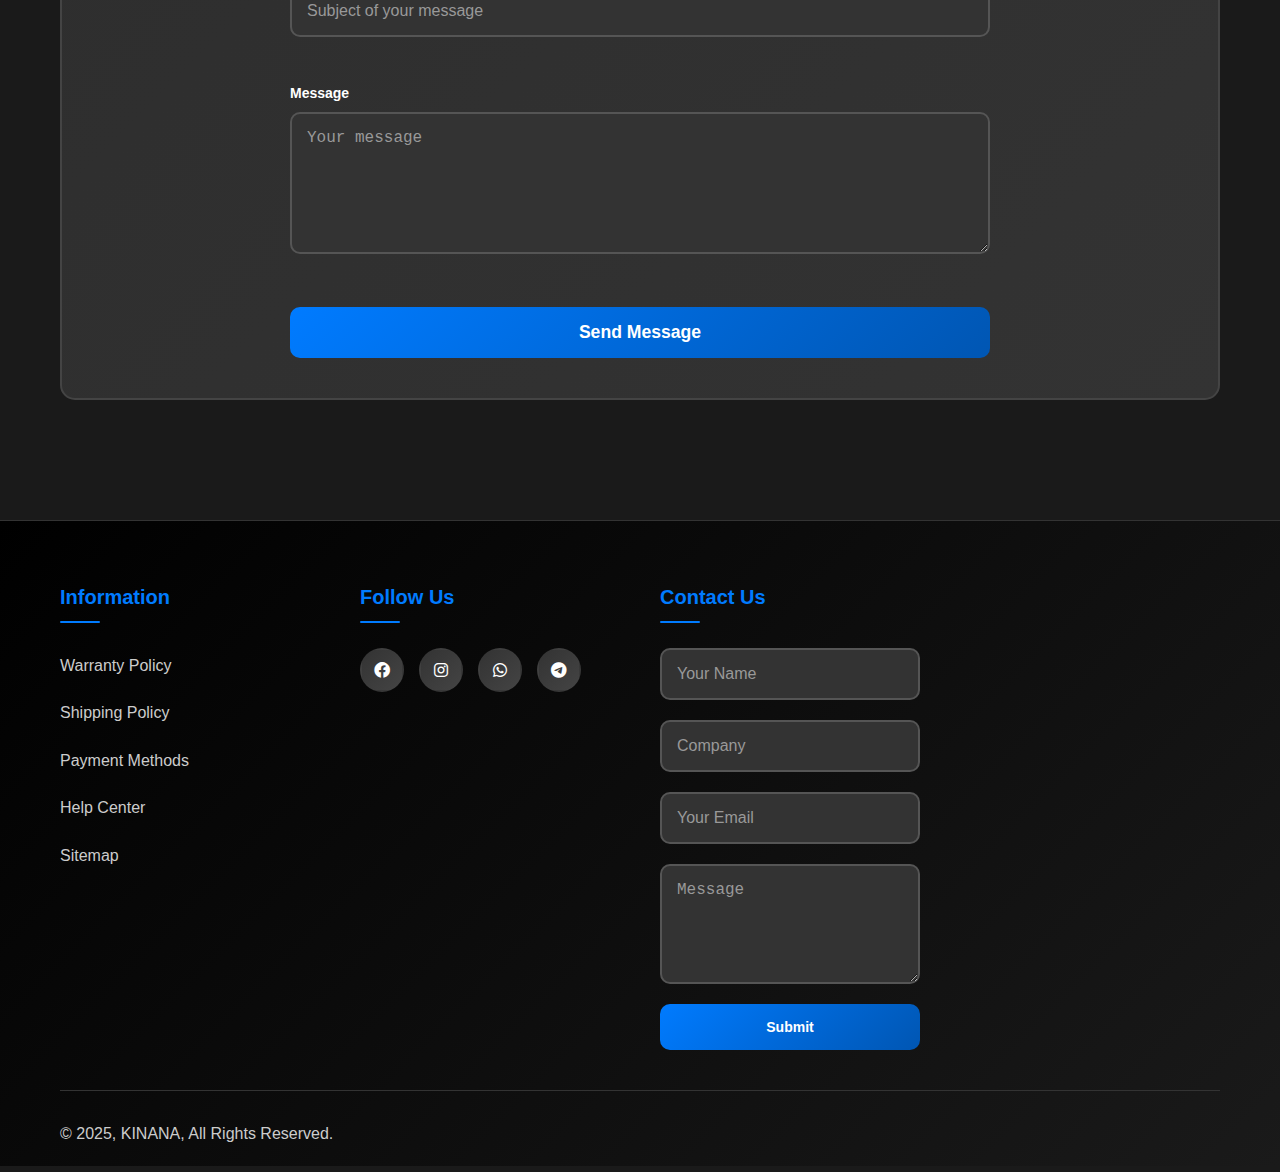
<file: contact.html>
<!DOCTYPE html>
<html lang="en">
<head>
    <meta charset="UTF-8">
    <meta name="viewport" content="width=device-width, initial-scale=1.0">
    <title>Contact Us - KINANA</title>
    <link rel="stylesheet" href="css/style.css">
        <link rel="icon" href="icon.png" type="image/png">
    <link href="https://cdnjs.cloudflare.com/ajax/libs/font-awesome/6.0.0/css/all.min.css" rel="stylesheet">
</head>
<body>
    <!-- Header -->
    <header class="header">
        <!-- <div class="top-bar">
            <div class="container">
                <div class="top-bar-content">
                    <div class="auth-links">
                        <a href="#" class="auth-link">Login</a>
                        <a href="#" class="auth-link">Register</a>
                    </div>
                    <div class="language-selector">
                        <button class="language-btn">English <i class="fas fa-chevron-down"></i></button>
                    </div>
                </div>
            </div>
        </div> -->
        
        <div class="main-header">
            <div class="container">
                <div class="header-content">
                    <div class="logo">
                        <a href="index.html"><h1>KINANA</h1></a>
                    </div>
                    
                    <nav class="main-nav">
                        <ul>
                            <li><a href="index.html">Home</a></li>
                            <li><a href="shop.html">Shop</a></li>
                            <li><a href="about.html">About Us</a></li>
                            <li><a href="cart.html">Cart</a></li>
                            <li><a href="contact.html" class="active">Contact</a></li>
                        </ul>
                    </nav>
                    
                    <div class="search-bar">
                        <input type="text" placeholder="Search for products...">
                        <button class="search-btn"><i class="fas fa-search"></i></button>
                    </div>
                    
                    <div class="header-actions">
                        <button class="menu-toggle"><i class="fas fa-bars"></i></button>
  
                </div>
            </div>
        </div>
    </header>

    <!-- Page Header -->
    <section class="page-header">
        <div class="container">
            <h1>Get in Touch</h1>
            <p>We'd love to hear from you! Reach out to us for any inquiries or support.</p>
        </div>
    </section>

    <main class="main-content contact-page">
        <div class="container">
            <section class="contact-info">
                <h2 class="section-title">Our Contact Details</h2>
                <div class="contact-details-grid">
                    <div class="detail-card">
                        <i class="fas fa-map-marker-alt"></i>
                        <h3>Address</h3>
                        <p>Derb Ghallef, Casablanca, Morocco</p>
                    </div>
                    <div class="detail-card">
                        <i class="fas fa-phone"></i>
                        <h3>Phone</h3>
                        <p>+212 650126093</p>
                    </div>
                    <div class="detail-card">
                        <i class="fas fa-envelope"></i>
                        <h3>Email</h3>
                        <p>info@kinana.com</p>
                    </div>
                    <div class="detail-card">
                        <i class="fas fa-clock"></i>
                        <h3>Working Hours</h3>
                        <p>Mon - Fri: 9:00 AM - 6:00 PM</p>
                    </div>
                </div>
            </section>

            <section class="contact-form-section">
                <h2 class="section-title">Send Us a Message</h2>
                <form class="contact-form">
                    <div class="form-group">
                        <label for="name">Your Name</label>
                        <input type="text" id="name" name="name" placeholder="Enter your name" required>
                    </div>
                    <div class="form-group">
                        <label for="email">Your Email</label>
                        <input type="email" id="email" name="email" placeholder="Enter your email" required>
                    </div>
                    <div class="form-group">
                        <label for="subject">Subject</label>
                        <input type="text" id="subject" name="subject" placeholder="Subject of your message">
                    </div>
                    <div class="form-group">
                        <label for="message">Message</label>
                        <textarea id="message" name="message" rows="6" placeholder="Your message" required></textarea>
                    </div>
                    <button type="submit" class="submit-btn">Send Message</button>
                </form>
            </section>
        </div>
    </main>

    <!-- Footer -->
    <footer class="footer">
        <div class="container">
            <div class="footer-content">
                <div class="footer-section">
                    <h3>Information</h3>
                    <ul>
                        <li><a href="warranty-policy.html">Warranty Policy</a></li>
                        <li><a href="shipping-policy.html">Shipping Policy</a></li>
                        <li><a href="payment-methods.html">Payment Methods</a></li>
                        <li><a href="help-center.html">Help Center</a></li>
                        <li><a href="sitemap.html">Sitemap</a></li>
                    </ul>
                </div>
                
                <!-- <div class="footer-section">
                    <h3>My Account</h3>
                    <ul>
                        <li><a href="#">My Account</a></li>
                        <li><a href="#">My Orders</a></li>
                        <li><a href="#">Wishlist</a></li>
                    </ul>
                </div> -->
                
                <div class="footer-section">
                    <h3>Follow Us</h3>
                    <div class="social-links">
                        <a href="#" class="social-link"><i class="fab fa-facebook"></i></a>
                        <a href="#" class="social-link"><i class="fab fa-instagram"></i></a>
                        <a href="#" class="social-link"><i class="fab fa-whatsapp"></i></a>
                        <a href="#" class="social-link"><i class="fab fa-telegram"></i></a>
                    </div>
                </div>
                
                <div class="footer-section">
                    <h3>Contact Us</h3>
                    <form class="contact-form">
                        <input type="text" placeholder="Your Name" required>
                        <input type="text" placeholder="Company">
                        <input type="email" placeholder="Your Email" required>
                        <textarea placeholder="Message" required></textarea>
                        <button type="submit">Submit</button>
                    </form>
                </div>
            </div>
            
            <div class="footer-bottom">
                <p>&copy; 2025, KINANA, All Rights Reserved.</p>
                <!-- <div class="payment-methods">
                    <i class="fab fa-cc-mastercard"></i>
                    <i class="fab fa-cc-visa"></i>
                    <i class="fab fa-cc-paypal"></i>
                </div> -->
            </div>
        </div>
    </footer>

    <script src="js/script.js"></script>
</body>
</html>
</file>
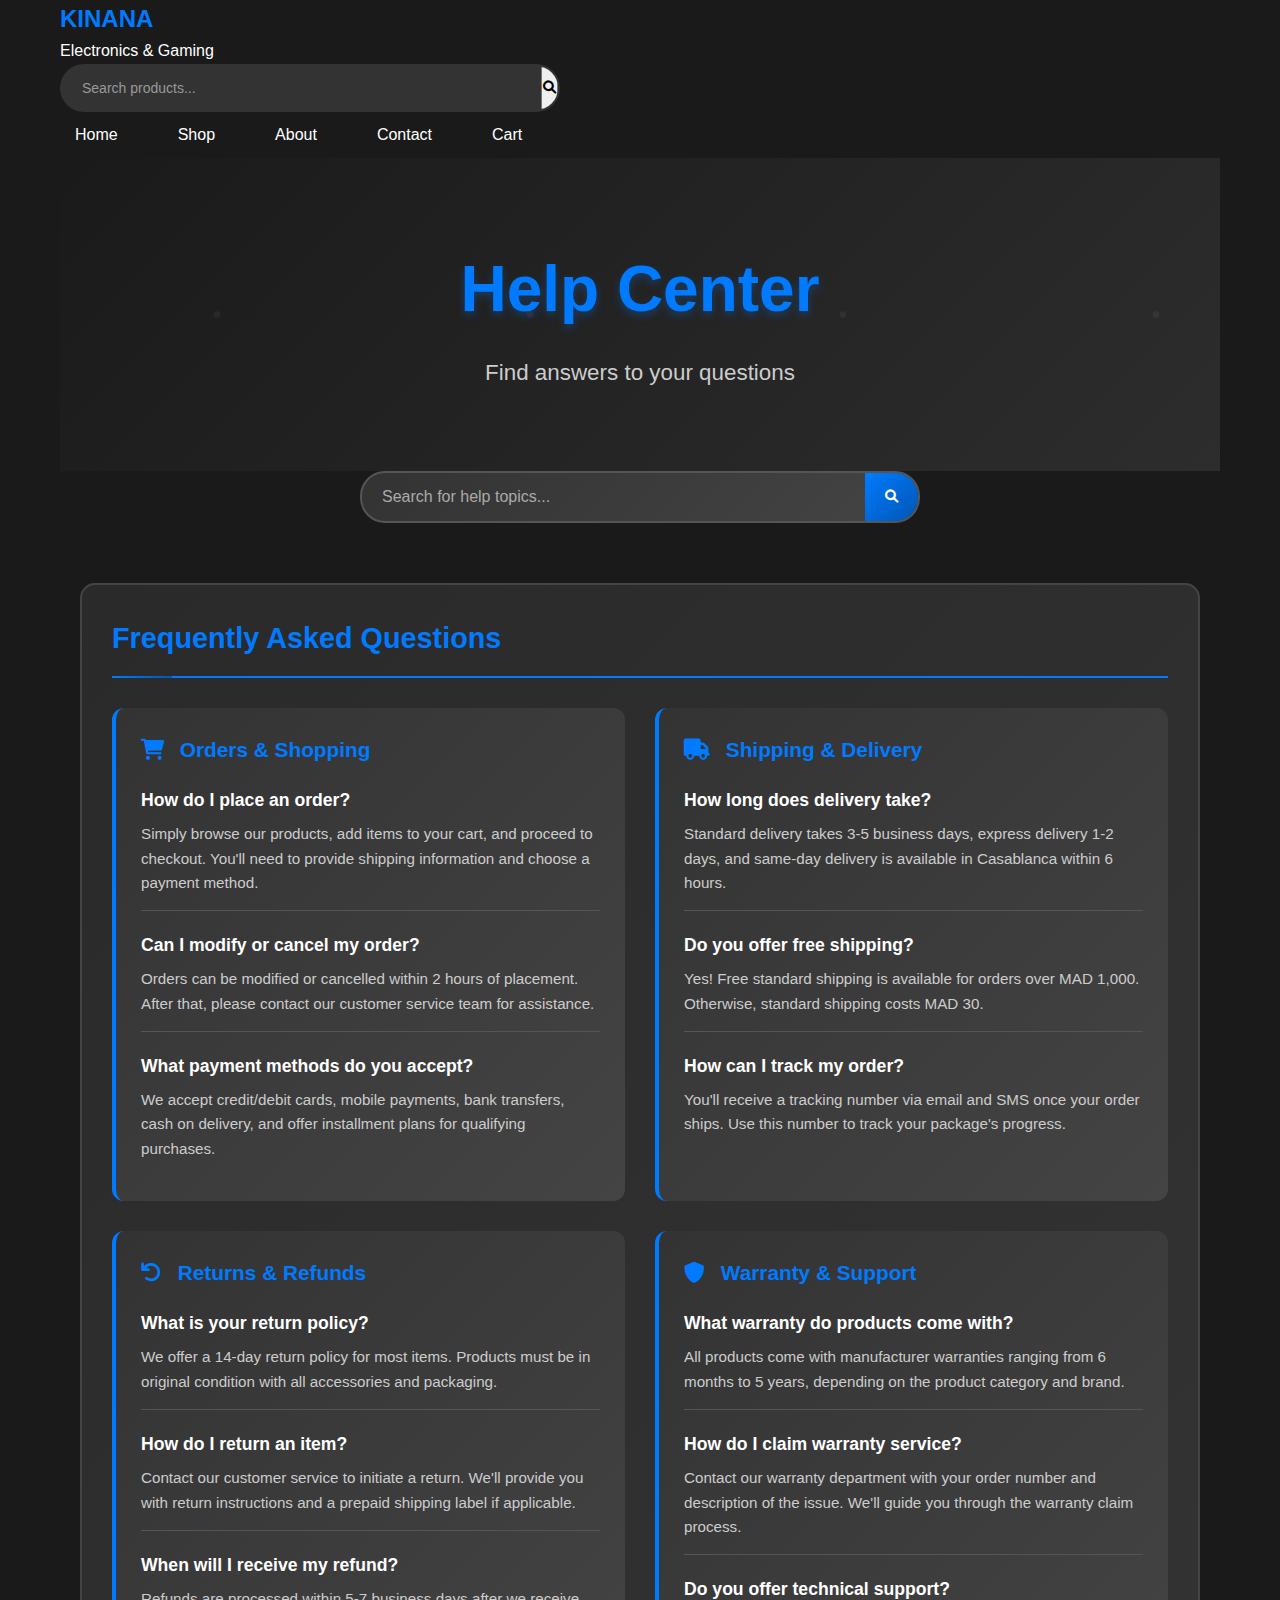
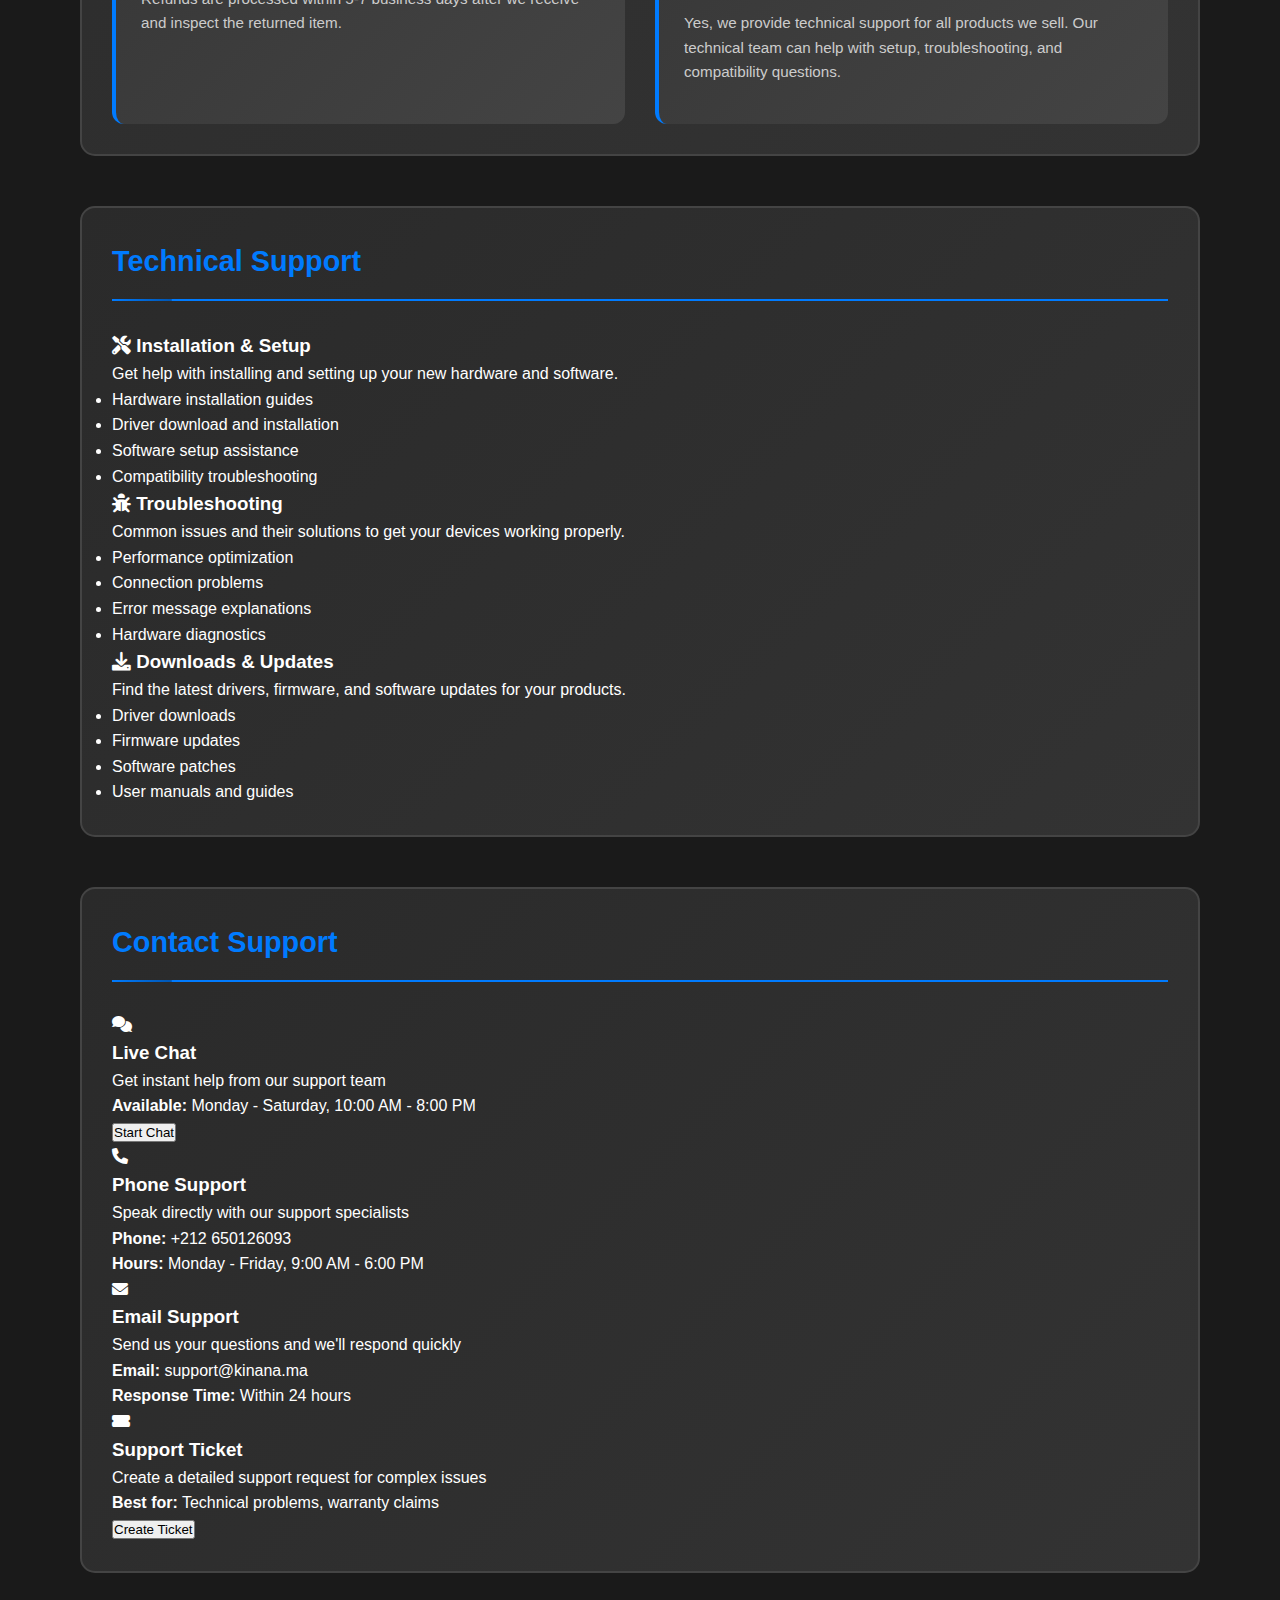
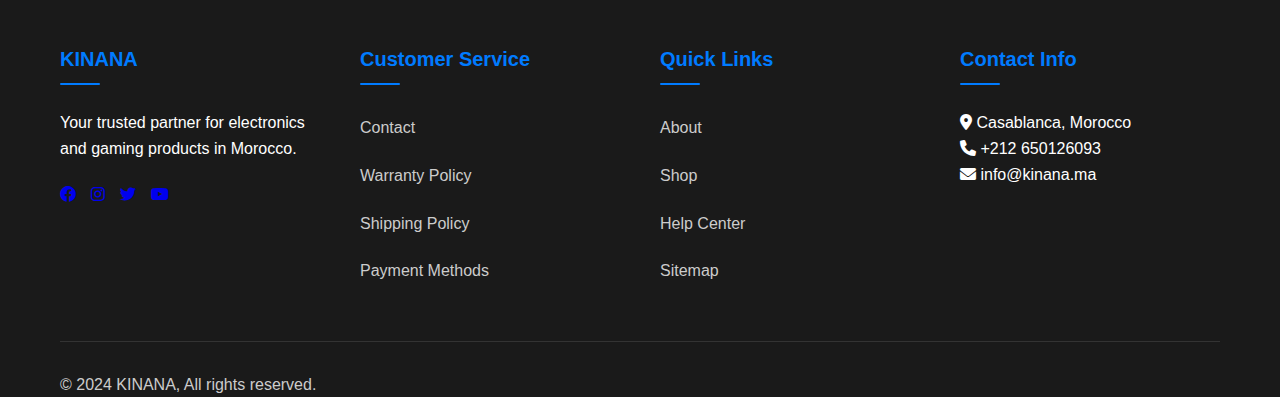
<file: help-center.html>
<!DOCTYPE html>
<html lang="en">
<head>
    <meta charset="UTF-8">
    <meta name="viewport" content="width=device-width, initial-scale=1.0">
    <title>Help Center - KINANA</title>
    <link rel="stylesheet" href="css/style.css">
        <link rel="icon" href="icon.png" type="image/png">
    <link rel="stylesheet" href="https://cdnjs.cloudflare.com/ajax/libs/font-awesome/6.0.0/css/all.min.css">
</head>
<body>
    <header>
        <div class="container">
            <div class="header-top">
                <div class="logo">
                    <h1>KINANA</h1>
                    <span>Electronics & Gaming</span>
                </div>
                <div class="header-actions">
                    <div class="search-bar">
                        <input type="text" placeholder="Search products..." id="searchInput">
                        <button><i class="fas fa-search"></i></button>
                    </div>
                    <!-- <div class="cart-icon">
                        <i class="fas fa-shopping-cart"></i>
                        <span class="cart-count">0</span>
                        <span class="cart-total">MAD0</span>
                    </div> -->
                </div>
            </div>
            <nav class="main-nav">
                <ul>
                    <li><a href="index.html">Home</a></li>
                    <li><a href="shop.html">Shop</a></li>
                    <li><a href="about.html">About</a></li>
                    <li><a href="contact.html">Contact</a></li>
                    <li><a href="cart.html">Cart</a></li>
                </ul>
            </nav>
        </div>
    </header>

    <main>
        <div class="container">
            <div class="page-header">
                <h1>Help Center</h1>
                <p>Find answers to your questions</p>
            </div>

            <div class="help-search">
                <div class="search-box">
                    <input type="text" placeholder="Search for help topics..." id="helpSearch">
                    <button><i class="fas fa-search"></i></button>
                </div>
            </div>

            <div class="help-content">
                <section class="help-section">
                    <h2>Frequently Asked Questions</h2>
                    <div class="faq-grid">
                        <div class="faq-category">
                            <h3><i class="fas fa-shopping-cart"></i> Orders & Shopping</h3>
                            <div class="faq-items">
                                <div class="faq-item">
                                    <h4>How do I place an order?</h4>
                                    <p>Simply browse our products, add items to your cart, and proceed to checkout. You'll need to provide shipping information and choose a payment method.</p>
                                </div>
                                <div class="faq-item">
                                    <h4>Can I modify or cancel my order?</h4>
                                    <p>Orders can be modified or cancelled within 2 hours of placement. After that, please contact our customer service team for assistance.</p>
                                </div>
                                <div class="faq-item">
                                    <h4>What payment methods do you accept?</h4>
                                    <p>We accept credit/debit cards, mobile payments, bank transfers, cash on delivery, and offer installment plans for qualifying purchases.</p>
                                </div>
                            </div>
                        </div>

                        <div class="faq-category">
                            <h3><i class="fas fa-truck"></i> Shipping & Delivery</h3>
                            <div class="faq-items">
                                <div class="faq-item">
                                    <h4>How long does delivery take?</h4>
                                    <p>Standard delivery takes 3-5 business days, express delivery 1-2 days, and same-day delivery is available in Casablanca within 6 hours.</p>
                                </div>
                                <div class="faq-item">
                                    <h4>Do you offer free shipping?</h4>
                                    <p>Yes! Free standard shipping is available for orders over MAD 1,000. Otherwise, standard shipping costs MAD 30.</p>
                                </div>
                                <div class="faq-item">
                                    <h4>How can I track my order?</h4>
                                    <p>You'll receive a tracking number via email and SMS once your order ships. Use this number to track your package's progress.</p>
                                </div>
                            </div>
                        </div>

                        <div class="faq-category">
                            <h3><i class="fas fa-undo"></i> Returns & Refunds</h3>
                            <div class="faq-items">
                                <div class="faq-item">
                                    <h4>What is your return policy?</h4>
                                    <p>We offer a 14-day return policy for most items. Products must be in original condition with all accessories and packaging.</p>
                                </div>
                                <div class="faq-item">
                                    <h4>How do I return an item?</h4>
                                    <p>Contact our customer service to initiate a return. We'll provide you with return instructions and a prepaid shipping label if applicable.</p>
                                </div>
                                <div class="faq-item">
                                    <h4>When will I receive my refund?</h4>
                                    <p>Refunds are processed within 5-7 business days after we receive and inspect the returned item.</p>
                                </div>
                            </div>
                        </div>

                        <div class="faq-category">
                            <h3><i class="fas fa-shield-alt"></i> Warranty & Support</h3>
                            <div class="faq-items">
                                <div class="faq-item">
                                    <h4>What warranty do products come with?</h4>
                                    <p>All products come with manufacturer warranties ranging from 6 months to 5 years, depending on the product category and brand.</p>
                                </div>
                                <div class="faq-item">
                                    <h4>How do I claim warranty service?</h4>
                                    <p>Contact our warranty department with your order number and description of the issue. We'll guide you through the warranty claim process.</p>
                                </div>
                                <div class="faq-item">
                                    <h4>Do you offer technical support?</h4>
                                    <p>Yes, we provide technical support for all products we sell. Our technical team can help with setup, troubleshooting, and compatibility questions.</p>
                                </div>
                            </div>
                        </div>
                    </div>
                </section>

                <!-- <section class="help-section">
                    <h2>Product Categories</h2>
                    <div class="category-help">
                        <div class="help-category">
                            <h3><i class="fas fa-laptop"></i> Laptops & Computers</h3>
                            <ul>
                                <li><a href="#">Choosing the right laptop for your needs</a></li>
                                <li><a href="#">Understanding laptop specifications</a></li>
                                <li><a href="#">Gaming vs. productivity laptops</a></li>
                                <li><a href="#">Laptop maintenance and care</a></li>
                            </ul>
                        </div>
                        <div class="help-category">
                            <h3><i class="fas fa-desktop"></i> Monitors & Displays</h3>
                            <ul>
                                <li><a href="#">Monitor size and resolution guide</a></li>
                                <li><a href="#">Gaming monitor features explained</a></li>
                                <li><a href="#">Setting up multiple monitors</a></li>
                                <li><a href="#">Monitor calibration tips</a></li>
                            </ul>
                        </div>
                        <div class="help-category">
                            <h3><i class="fas fa-gamepad"></i> Gaming Products</h3>
                            <ul>
                                <li><a href="#">Building your first gaming setup</a></li>
                                <li><a href="#">Gaming chair buying guide</a></li>
                                <li><a href="#">Mechanical vs. membrane keyboards</a></li>
                                <li><a href="#">Gaming mouse sensitivity settings</a></li>
                            </ul>
                        </div>
                        <div class="help-category">
                            <h3><i class="fas fa-microchip"></i> Components & Parts</h3>
                            <ul>
                                <li><a href="#">PC building guide for beginners</a></li>
                                <li><a href="#">Graphics card compatibility</a></li>
                                <li><a href="#">RAM and storage requirements</a></li>
                                <li><a href="#">Power supply calculator</a></li>
                            </ul>
                        </div>
                    </div>
                </section> -->

                <!-- <section class="help-section">
                    <h2>Account & Profile</h2>
                    <div class="account-help">
                        <div class="help-item">
                            <h3><i class="fas fa-user-plus"></i> Creating an Account</h3>
                            <p>Learn how to create an account to track orders, save favorites, and enjoy faster checkout.</p>
                        </div>
                        <div class="help-item">
                            <h3><i class="fas fa-key"></i> Password Reset</h3>
                            <p>Forgot your password? Follow our step-by-step guide to reset your account password securely.</p>
                        </div>
                        <div class="help-item">
                            <h3><i class="fas fa-edit"></i> Updating Profile Information</h3>
                            <p>Keep your account information up to date, including shipping addresses and contact details.</p>
                        </div>
                        <div class="help-item">
                            <h3><i class="fas fa-heart"></i> Wishlist & Favorites</h3>
                            <p>Save products you're interested in for later and get notified about price changes and availability.</p>
                        </div>
                    </div>
                </section> -->

                <section class="help-section">
                    <h2>Technical Support</h2>
                    <div class="tech-support">
                        <div class="support-category">
                            <h3><i class="fas fa-tools"></i> Installation & Setup</h3>
                            <p>Get help with installing and setting up your new hardware and software.</p>
                            <ul>
                                <li>Hardware installation guides</li>
                                <li>Driver download and installation</li>
                                <li>Software setup assistance</li>
                                <li>Compatibility troubleshooting</li>
                            </ul>
                        </div>
                        <div class="support-category">
                            <h3><i class="fas fa-bug"></i> Troubleshooting</h3>
                            <p>Common issues and their solutions to get your devices working properly.</p>
                            <ul>
                                <li>Performance optimization</li>
                                <li>Connection problems</li>
                                <li>Error message explanations</li>
                                <li>Hardware diagnostics</li>
                            </ul>
                        </div>
                        <div class="support-category">
                            <h3><i class="fas fa-download"></i> Downloads & Updates</h3>
                            <p>Find the latest drivers, firmware, and software updates for your products.</p>
                            <ul>
                                <li>Driver downloads</li>
                                <li>Firmware updates</li>
                                <li>Software patches</li>
                                <li>User manuals and guides</li>
                            </ul>
                        </div>
                    </div>
                </section>

                <section class="help-section">
                    <h2>Contact Support</h2>
                    <div class="contact-options">
                        <div class="contact-option">
                            <div class="contact-icon">
                                <i class="fas fa-comments"></i>
                            </div>
                            <div class="contact-details">
                                <h3>Live Chat</h3>
                                <p>Get instant help from our support team</p>
                                <p><strong>Available:</strong> Monday - Saturday, 10:00 AM - 8:00 PM</p>
                                <button class="help-btn">Start Chat</button>
                            </div>
                        </div>
                        <div class="contact-option">
                            <div class="contact-icon">
                                <i class="fas fa-phone"></i>
                            </div>
                            <div class="contact-details">
                                <h3>Phone Support</h3>
                                <p>Speak directly with our support specialists</p>
                                <p><strong>Phone:</strong> +212 650126093</p>
                                <p><strong>Hours:</strong> Monday - Friday, 9:00 AM - 6:00 PM</p>
                            </div>
                        </div>
                        <div class="contact-option">
                            <div class="contact-icon">
                                <i class="fas fa-envelope"></i>
                            </div>
                            <div class="contact-details">
                                <h3>Email Support</h3>
                                <p>Send us your questions and we'll respond quickly</p>
                                <p><strong>Email:</strong> support@kinana.ma</p>
                                <p><strong>Response Time:</strong> Within 24 hours</p>
                            </div>
                        </div>
                        <div class="contact-option">
                            <div class="contact-icon">
                                <i class="fas fa-ticket-alt"></i>
                            </div>
                            <div class="contact-details">
                                <h3>Support Ticket</h3>
                                <p>Create a detailed support request for complex issues</p>
                                <p><strong>Best for:</strong> Technical problems, warranty claims</p>
                                <button class="help-btn">Create Ticket</button>
                            </div>
                        </div>
                    </div>
                </section>
            </div>
        </div>
    </main>

    <footer>
        <div class="container">
            <div class="footer-content">
                <div class="footer-section">
                    <h3>KINANA</h3>
                    <p>Your trusted partner for electronics and gaming products in Morocco.</p>
                    <div class="social-links">
                        <a href="#"><i class="fab fa-facebook"></i></a>
                        <a href="#"><i class="fab fa-instagram"></i></a>
                        <a href="#"><i class="fab fa-twitter"></i></a>
                        <a href="#"><i class="fab fa-youtube"></i></a>
                    </div>
                </div>
                <div class="footer-section">
                    <h3>Customer Service</h3>
                    <ul>
                        <li><a href="contact.html">Contact</a></li>
                        <li><a href="warranty-policy.html">Warranty Policy</a></li>
                        <li><a href="shipping-policy.html">Shipping Policy</a></li>
                        <li><a href="payment-methods.html">Payment Methods</a></li>
                    </ul>
                </div>
                <div class="footer-section">
                    <h3>Quick Links</h3>
                    <ul>
                        <li><a href="about.html">About</a></li>
                        <li><a href="shop.html">Shop</a></li>
                        <li><a href="help-center.html">Help Center</a></li>
                        <li><a href="sitemap.html">Sitemap</a></li>
                    </ul>
                </div>
                <div class="footer-section">
                    <h3>Contact Info</h3>
                    <p><i class="fas fa-map-marker-alt"></i> Casablanca, Morocco</p>
                    <p><i class="fas fa-phone"></i> +212 650126093</p>
                    <p><i class="fas fa-envelope"></i> info@kinana.ma</p>
                </div>
            </div>
            <div class="footer-bottom">
                <p>&copy; 2024 KINANA, All rights reserved.</p>
            </div>
        </div>
    </footer>

    <script src="js/script.js"></script>
</body>
</html>
</file>
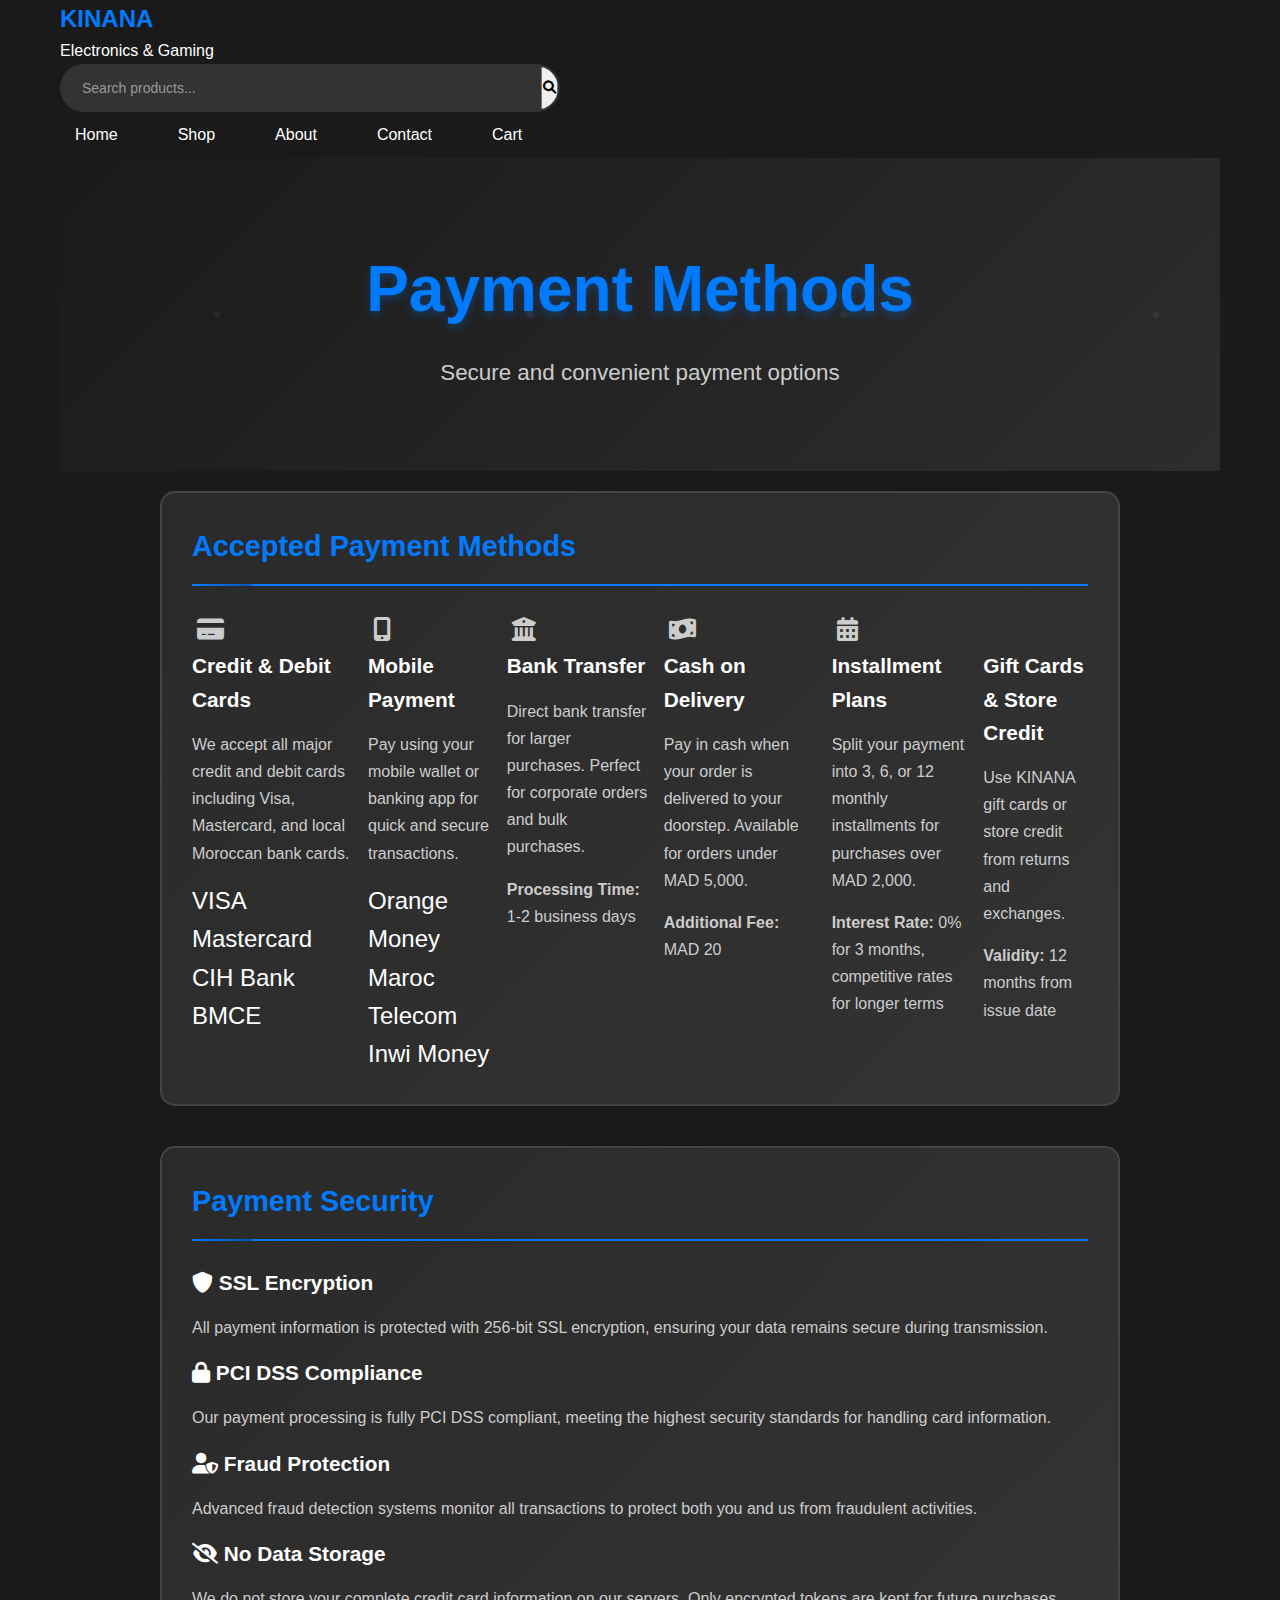
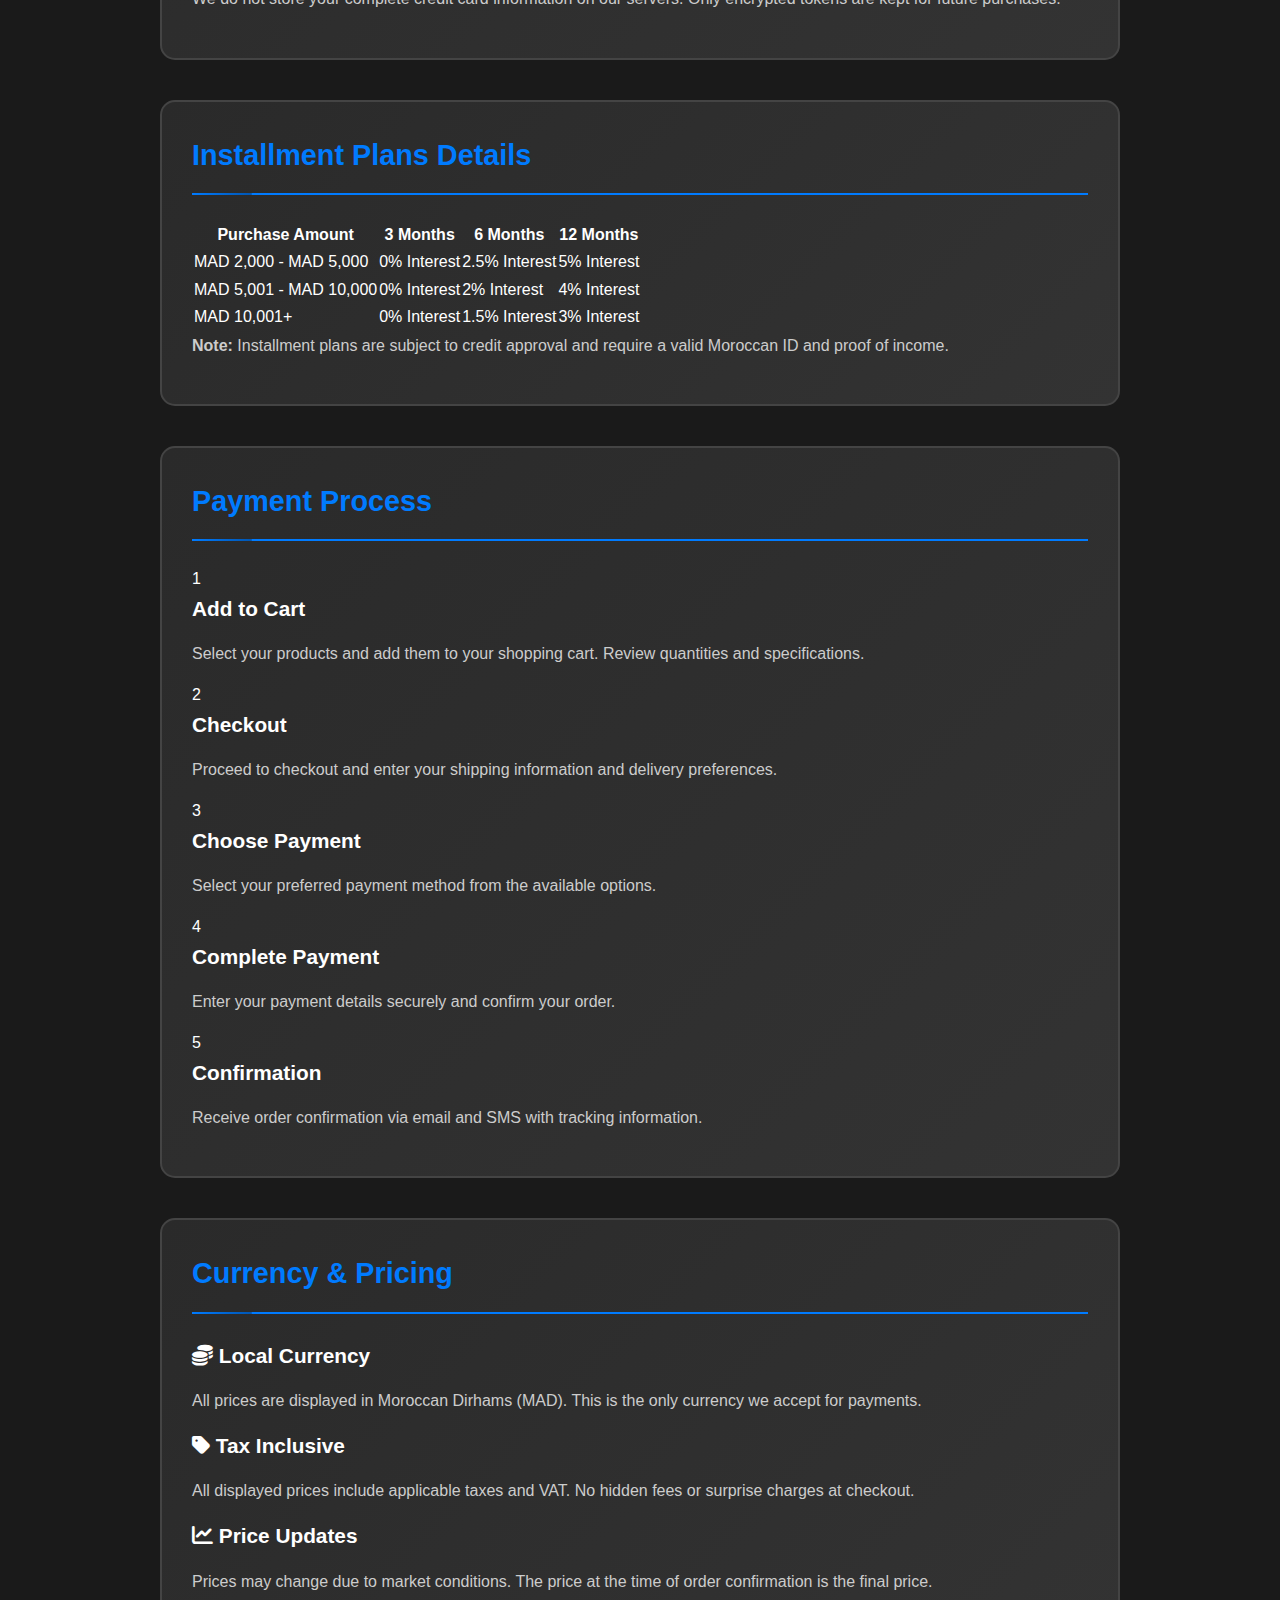
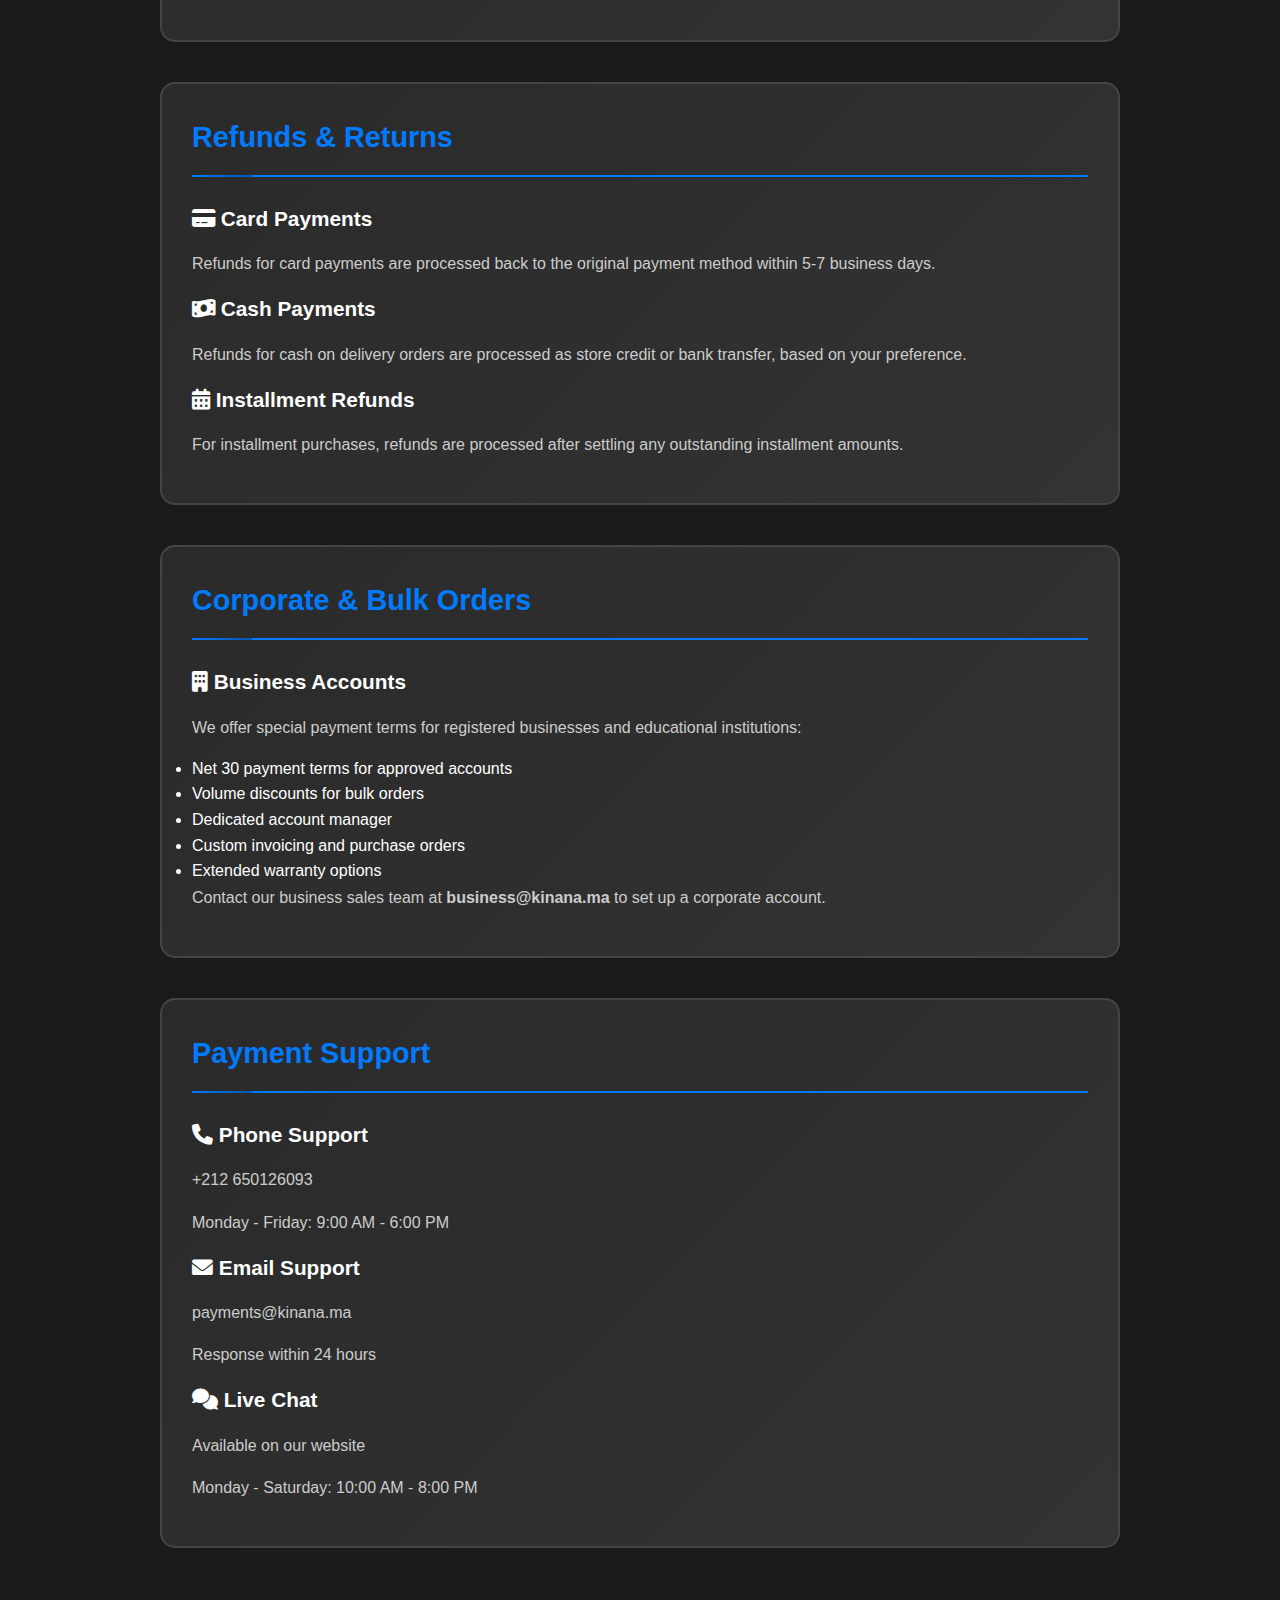
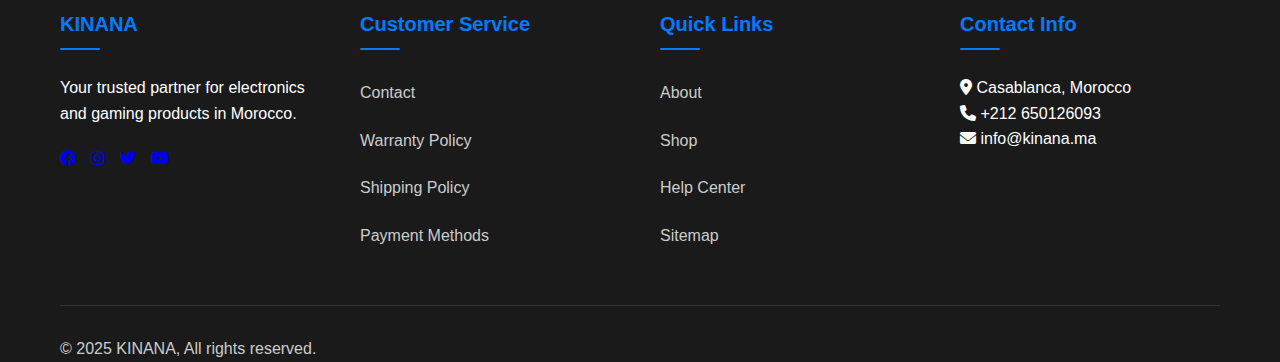
<file: payment-methods.html>
<!DOCTYPE html>
<html lang="en">
<head>
    <meta charset="UTF-8">
    <meta name="viewport" content="width=device-width, initial-scale=1.0">
    <title>Payment Methods - KINANA</title>
    <link rel="stylesheet" href="css/style.css">
        <link rel="icon" href="icon.png" type="image/png">
    <link rel="stylesheet" href="https://cdnjs.cloudflare.com/ajax/libs/font-awesome/6.0.0/css/all.min.css">
</head>
<body>
    <header>
        <div class="container">
            <div class="header-top">
                <div class="logo">
                    <h1>KINANA</h1>
                    <span>Electronics & Gaming</span>
                </div>
                <div class="header-actions">
                    <div class="search-bar">
                        <input type="text" placeholder="Search products..." id="searchInput">
                        <button><i class="fas fa-search"></i></button>
                    </div>
                    <!-- <div class="cart-icon">
                        <i class="fas fa-shopping-cart"></i>
                        <span class="cart-count">0</span>
                        <span class="cart-total">MAD0</span>
                    </div> -->
                </div>
            </div>
            <nav class="main-nav">
                <ul>
                    <li><a href="index.html">Home</a></li>
                    <li><a href="shop.html">Shop</a></li>
                    <li><a href="about.html">About</a></li>
                    <li><a href="contact.html">Contact</a></li>
                    <li><a href="cart.html">Cart</a></li>
                </ul>
            </nav>
        </div>
    </header>

    <main>
        <div class="container">
            <div class="page-header">
                <h1>Payment Methods</h1>
                <p>Secure and convenient payment options</p>
            </div>

            <div class="policy-content">
                <section class="policy-section">
                    <h2>Accepted Payment Methods</h2>
                    <div class="payment-methods">
                        <div class="payment-method">
                            <div class="method-icon">
                                <i class="fas fa-credit-card"></i>
                            </div>
                            <div class="method-details">
                                <h3>Credit & Debit Cards</h3>
                                <p>We accept all major credit and debit cards including Visa, Mastercard, and local Moroccan bank cards.</p>
                                <div class="card-logos">
                                    <span class="card-logo">VISA</span>
                                    <span class="card-logo">Mastercard</span>
                                    <span class="card-logo">CIH Bank</span>
                                    <span class="card-logo">BMCE</span>
                                </div>
                            </div>
                        </div>
                        
                        <div class="payment-method">
                            <div class="method-icon">
                                <i class="fas fa-mobile-alt"></i>
                            </div>
                            <div class="method-details">
                                <h3>Mobile Payment</h3>
                                <p>Pay using your mobile wallet or banking app for quick and secure transactions.</p>
                                <div class="mobile-options">
                                    <span class="mobile-option">Orange Money</span>
                                    <span class="mobile-option">Maroc Telecom</span>
                                    <span class="mobile-option">Inwi Money</span>
                                </div>
                            </div>
                        </div>

                        <div class="payment-method">
                            <div class="method-icon">
                                <i class="fas fa-university"></i>
                            </div>
                            <div class="method-details">
                                <h3>Bank Transfer</h3>
                                <p>Direct bank transfer for larger purchases. Perfect for corporate orders and bulk purchases.</p>
                                <p><strong>Processing Time:</strong> 1-2 business days</p>
                            </div>
                        </div>

                        <div class="payment-method">
                            <div class="method-icon">
                                <i class="fas fa-money-bill-wave"></i>
                            </div>
                            <div class="method-details">
                                <h3>Cash on Delivery</h3>
                                <p>Pay in cash when your order is delivered to your doorstep. Available for orders under MAD 5,000.</p>
                                <p><strong>Additional Fee:</strong> MAD 20</p>
                            </div>
                        </div>

                        <div class="payment-method">
                            <div class="method-icon">
                                <i class="fas fa-calendar-alt"></i>
                            </div>
                            <div class="method-details">
                                <h3>Installment Plans</h3>
                                <p>Split your payment into 3, 6, or 12 monthly installments for purchases over MAD 2,000.</p>
                                <p><strong>Interest Rate:</strong> 0% for 3 months, competitive rates for longer terms</p>
                            </div>
                        </div>

                        <div class="payment-method">
                            <div class="method-icon">
                                <i class="fas fa-gift-card"></i>
                            </div>
                            <div class="method-details">
                                <h3>Gift Cards & Store Credit</h3>
                                <p>Use KINANA gift cards or store credit from returns and exchanges.</p>
                                <p><strong>Validity:</strong> 12 months from issue date</p>
                            </div>
                        </div>
                    </div>
                </section>

                <section class="policy-section">
                    <h2>Payment Security</h2>
                    <div class="security-features">
                        <div class="security-item">
                            <h3><i class="fas fa-shield-alt"></i> SSL Encryption</h3>
                            <p>All payment information is protected with 256-bit SSL encryption, ensuring your data remains secure during transmission.</p>
                        </div>
                        <div class="security-item">
                            <h3><i class="fas fa-lock"></i> PCI DSS Compliance</h3>
                            <p>Our payment processing is fully PCI DSS compliant, meeting the highest security standards for handling card information.</p>
                        </div>
                        <div class="security-item">
                            <h3><i class="fas fa-user-shield"></i> Fraud Protection</h3>
                            <p>Advanced fraud detection systems monitor all transactions to protect both you and us from fraudulent activities.</p>
                        </div>
                        <div class="security-item">
                            <h3><i class="fas fa-eye-slash"></i> No Data Storage</h3>
                            <p>We do not store your complete credit card information on our servers. Only encrypted tokens are kept for future purchases.</p>
                        </div>
                    </div>
                </section>

                <section class="policy-section">
                    <h2>Installment Plans Details</h2>
                    <div class="installment-plans">
                        <table class="installment-table">
                            <thead>
                                <tr>
                                    <th>Purchase Amount</th>
                                    <th>3 Months</th>
                                    <th>6 Months</th>
                                    <th>12 Months</th>
                                </tr>
                            </thead>
                            <tbody>
                                <tr>
                                    <td>MAD 2,000 - MAD 5,000</td>
                                    <td>0% Interest</td>
                                    <td>2.5% Interest</td>
                                    <td>5% Interest</td>
                                </tr>
                                <tr>
                                    <td>MAD 5,001 - MAD 10,000</td>
                                    <td>0% Interest</td>
                                    <td>2% Interest</td>
                                    <td>4% Interest</td>
                                </tr>
                                <tr>
                                    <td>MAD 10,001+</td>
                                    <td>0% Interest</td>
                                    <td>1.5% Interest</td>
                                    <td>3% Interest</td>
                                </tr>
                            </tbody>
                        </table>
                        <p class="installment-note"><strong>Note:</strong> Installment plans are subject to credit approval and require a valid Moroccan ID and proof of income.</p>
                    </div>
                </section>

                <section class="policy-section">
                    <h2>Payment Process</h2>
                    <div class="payment-process">
                        <div class="process-step">
                            <div class="step-number">1</div>
                            <div class="step-content">
                                <h3>Add to Cart</h3>
                                <p>Select your products and add them to your shopping cart. Review quantities and specifications.</p>
                            </div>
                        </div>
                        <div class="process-step">
                            <div class="step-number">2</div>
                            <div class="step-content">
                                <h3>Checkout</h3>
                                <p>Proceed to checkout and enter your shipping information and delivery preferences.</p>
                            </div>
                        </div>
                        <div class="process-step">
                            <div class="step-number">3</div>
                            <div class="step-content">
                                <h3>Choose Payment</h3>
                                <p>Select your preferred payment method from the available options.</p>
                            </div>
                        </div>
                        <div class="process-step">
                            <div class="step-number">4</div>
                            <div class="step-content">
                                <h3>Complete Payment</h3>
                                <p>Enter your payment details securely and confirm your order.</p>
                            </div>
                        </div>
                        <div class="process-step">
                            <div class="step-number">5</div>
                            <div class="step-content">
                                <h3>Confirmation</h3>
                                <p>Receive order confirmation via email and SMS with tracking information.</p>
                            </div>
                        </div>
                    </div>
                </section>

                <section class="policy-section">
                    <h2>Currency & Pricing</h2>
                    <div class="currency-info">
                        <div class="currency-item">
                            <h3><i class="fas fa-coins"></i> Local Currency</h3>
                            <p>All prices are displayed in Moroccan Dirhams (MAD). This is the only currency we accept for payments.</p>
                        </div>
                        <div class="currency-item">
                            <h3><i class="fas fa-tag"></i> Tax Inclusive</h3>
                            <p>All displayed prices include applicable taxes and VAT. No hidden fees or surprise charges at checkout.</p>
                        </div>
                        <div class="currency-item">
                            <h3><i class="fas fa-chart-line"></i> Price Updates</h3>
                            <p>Prices may change due to market conditions. The price at the time of order confirmation is the final price.</p>
                        </div>
                    </div>
                </section>

                <section class="policy-section">
                    <h2>Refunds & Returns</h2>
                    <div class="refund-info">
                        <div class="refund-method">
                            <h3><i class="fas fa-credit-card"></i> Card Payments</h3>
                            <p>Refunds for card payments are processed back to the original payment method within 5-7 business days.</p>
                        </div>
                        <div class="refund-method">
                            <h3><i class="fas fa-money-bill-wave"></i> Cash Payments</h3>
                            <p>Refunds for cash on delivery orders are processed as store credit or bank transfer, based on your preference.</p>
                        </div>
                        <div class="refund-method">
                            <h3><i class="fas fa-calendar-alt"></i> Installment Refunds</h3>
                            <p>For installment purchases, refunds are processed after settling any outstanding installment amounts.</p>
                        </div>
                    </div>
                </section>

                <section class="policy-section">
                    <h2>Corporate & Bulk Orders</h2>
                    <div class="corporate-payment">
                        <h3><i class="fas fa-building"></i> Business Accounts</h3>
                        <p>We offer special payment terms for registered businesses and educational institutions:</p>
                        <ul class="corporate-benefits">
                            <li>Net 30 payment terms for approved accounts</li>
                            <li>Volume discounts for bulk orders</li>
                            <li>Dedicated account manager</li>
                            <li>Custom invoicing and purchase orders</li>
                            <li>Extended warranty options</li>
                        </ul>
                        <p>Contact our business sales team at <strong>business@kinana.ma</strong> to set up a corporate account.</p>
                    </div>
                </section>

                <section class="policy-section">
                    <h2>Payment Support</h2>
                    <div class="payment-support">
                        <div class="support-method">
                            <h3><i class="fas fa-phone"></i> Phone Support</h3>
                            <p>+212 650126093</p>
                            <p>Monday - Friday: 9:00 AM - 6:00 PM</p>
                        </div>
                        <div class="support-method">
                            <h3><i class="fas fa-envelope"></i> Email Support</h3>
                            <p>payments@kinana.ma</p>
                            <p>Response within 24 hours</p>
                        </div>
                        <div class="support-method">
                            <h3><i class="fas fa-comments"></i> Live Chat</h3>
                            <p>Available on our website</p>
                            <p>Monday - Saturday: 10:00 AM - 8:00 PM</p>
                        </div>
                    </div>
                </section>
            </div>
        </div>
    </main>

    <footer>
        <div class="container">
            <div class="footer-content">
                <div class="footer-section">
                    <h3>KINANA</h3>
                    <p>Your trusted partner for electronics and gaming products in Morocco.</p>
                    <div class="social-links">
                        <a href="#"><i class="fab fa-facebook"></i></a>
                        <a href="#"><i class="fab fa-instagram"></i></a>
                        <a href="#"><i class="fab fa-twitter"></i></a>
                        <a href="#"><i class="fab fa-youtube"></i></a>
                    </div>
                </div>
                <div class="footer-section">
                    <h3>Customer Service</h3>
                    <ul>
                        <li><a href="contact.html">Contact</a></li>
                        <li><a href="warranty-policy.html">Warranty Policy</a></li>
                        <li><a href="shipping-policy.html">Shipping Policy</a></li>
                        <li><a href="payment-methods.html">Payment Methods</a></li>
                    </ul>
                </div>
                <div class="footer-section">
                    <h3>Quick Links</h3>
                    <ul>
                        <li><a href="about.html">About</a></li>
                        <li><a href="shop.html">Shop</a></li>
                        <li><a href="help-center.html">Help Center</a></li>
                        <li><a href="sitemap.html">Sitemap</a></li>
                    </ul>
                </div>
                <div class="footer-section">
                    <h3>Contact Info</h3>
                    <p><i class="fas fa-map-marker-alt"></i> Casablanca, Morocco</p>
                    <p><i class="fas fa-phone"></i> +212 650126093</p>
                    <p><i class="fas fa-envelope"></i> info@kinana.ma</p>
                </div>
            </div>
            <div class="footer-bottom">
                <p>&copy; 2025 KINANA, All rights reserved.</p>
            </div>
        </div>
    </footer>

    <script src="js/script.js"></script>
</body>
</html>
</file>
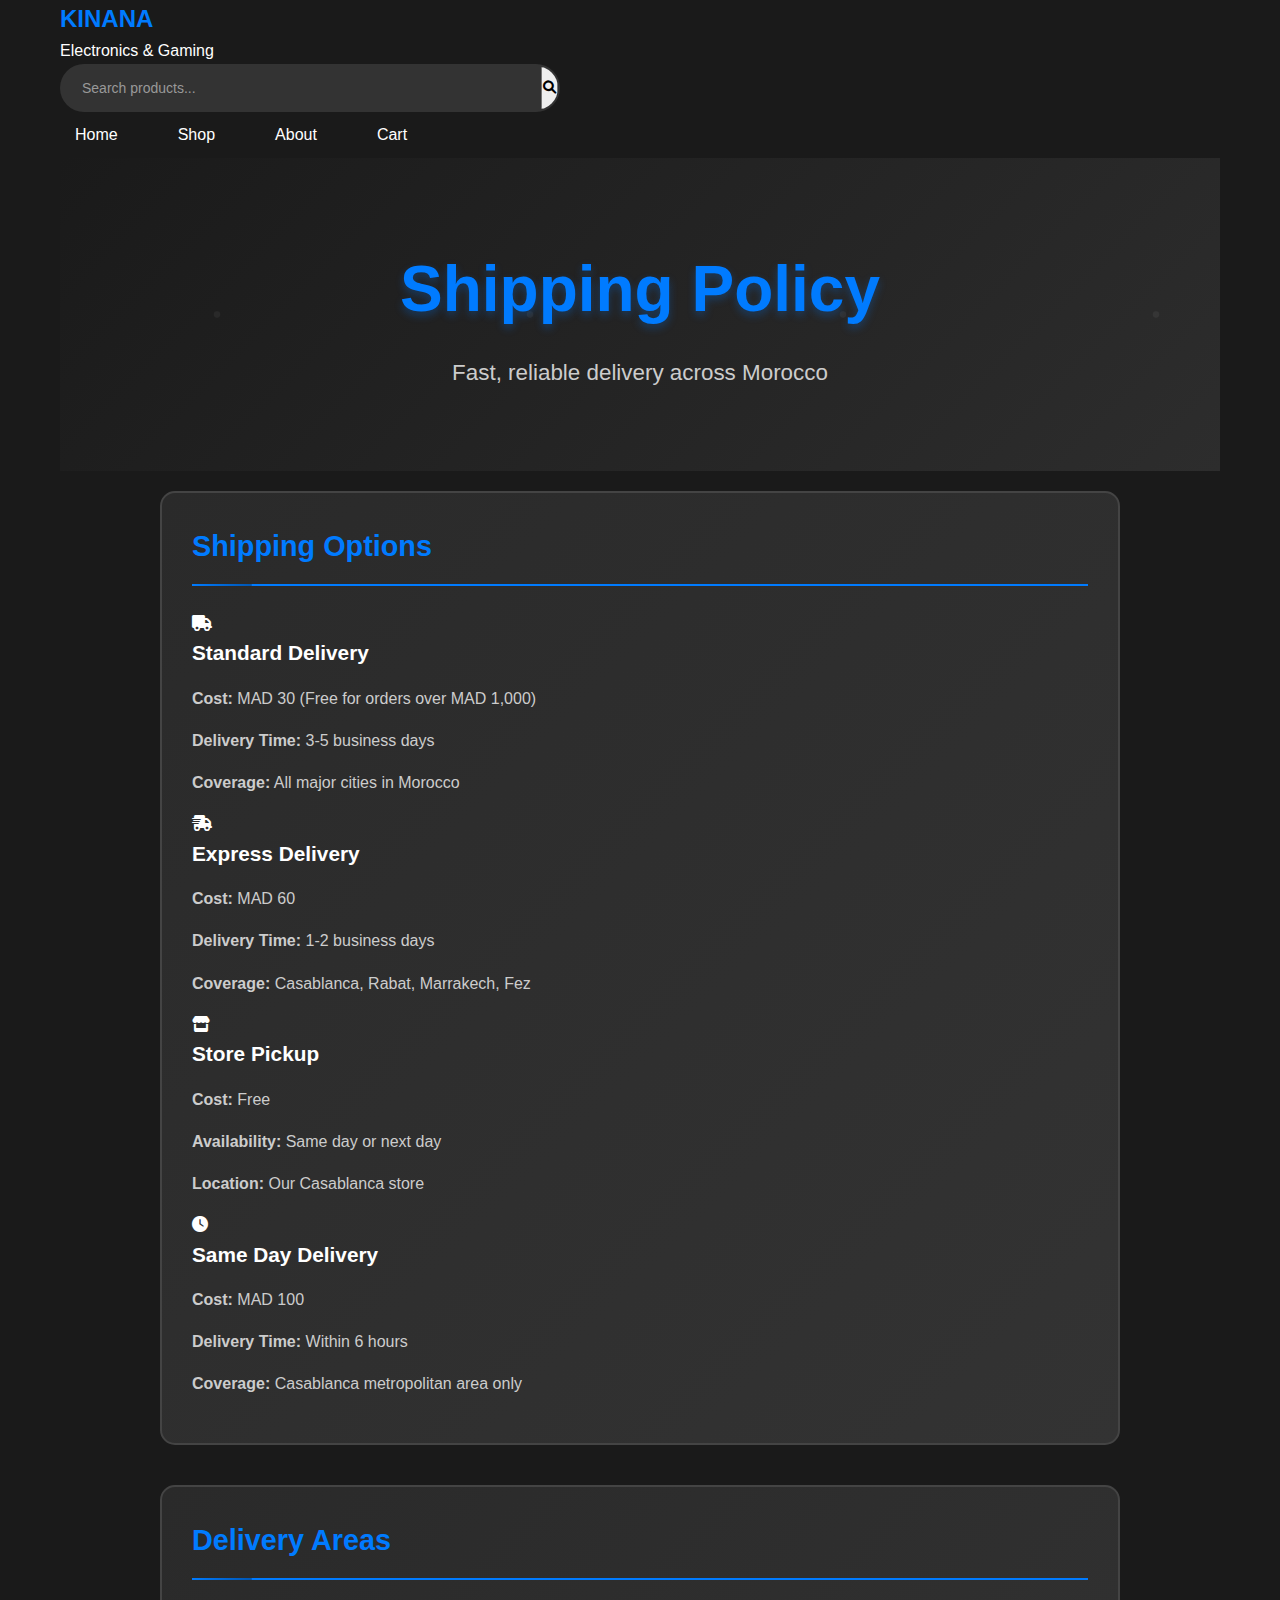
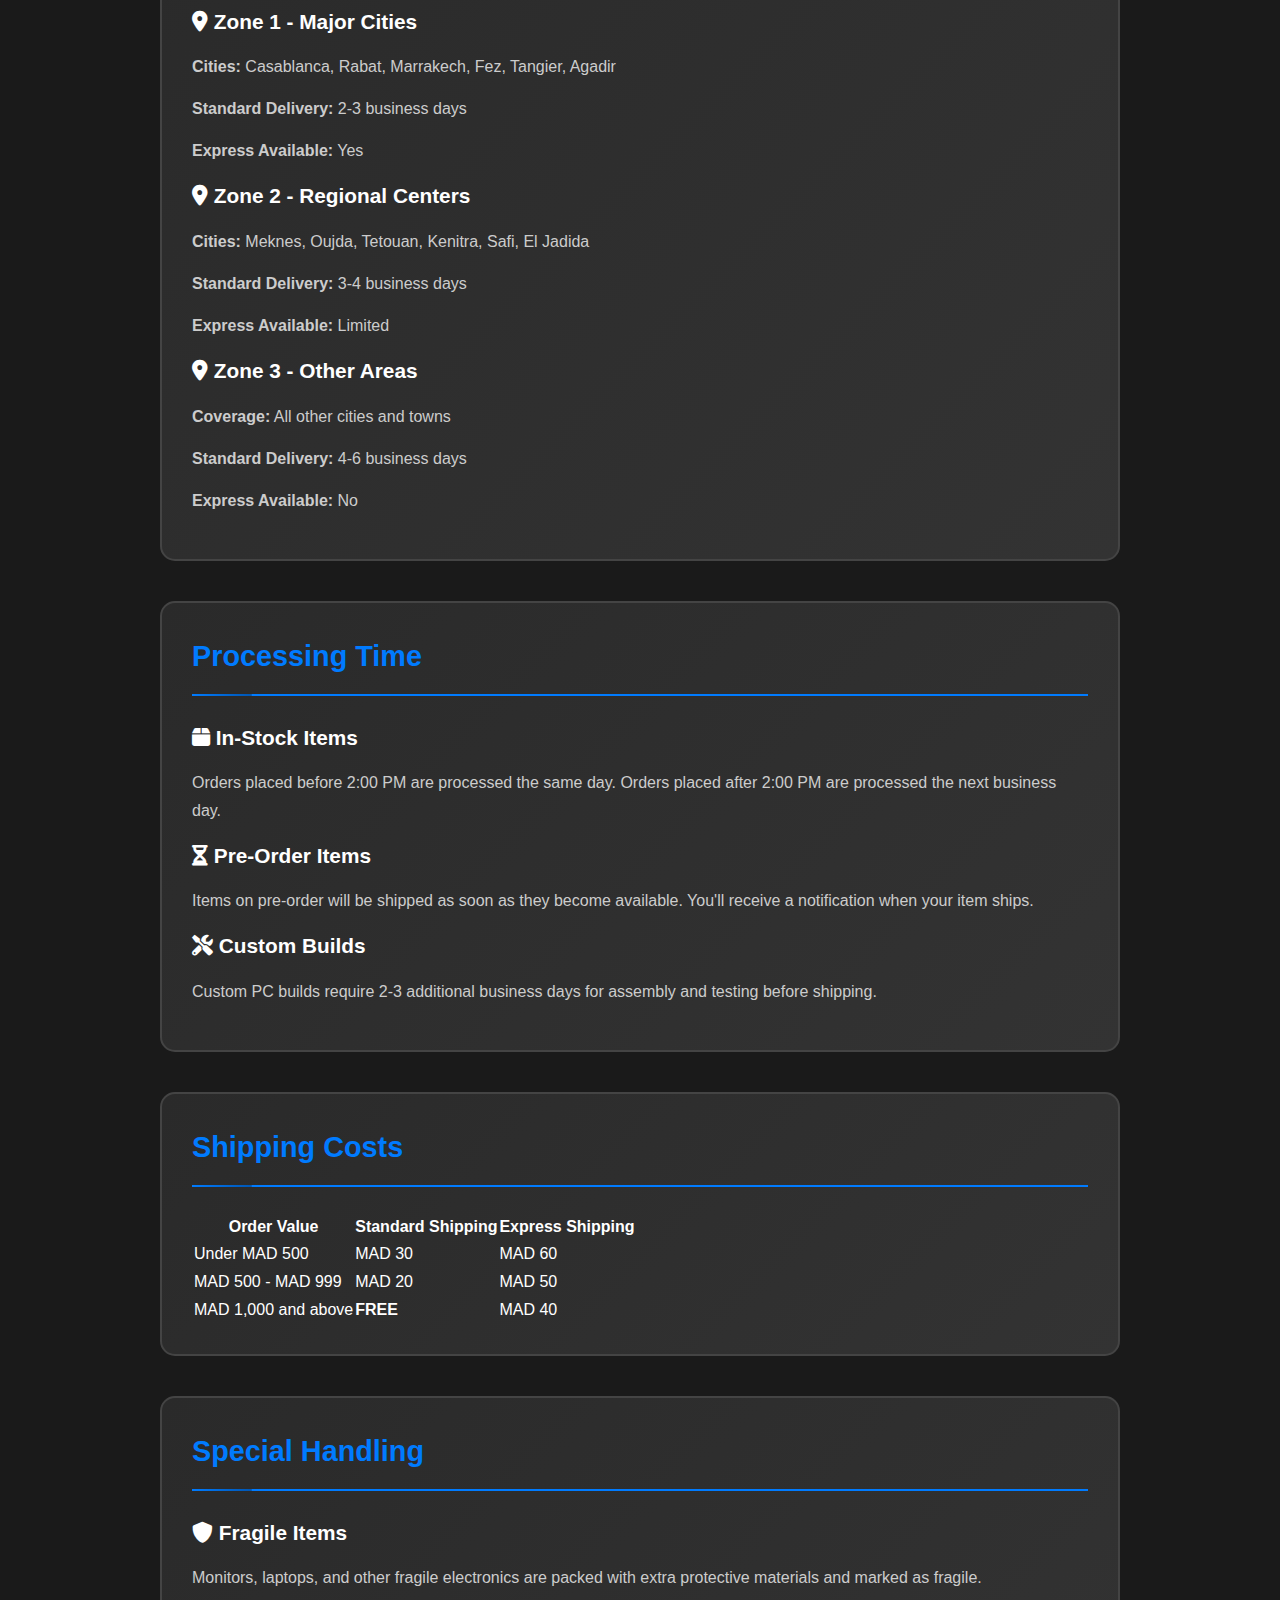
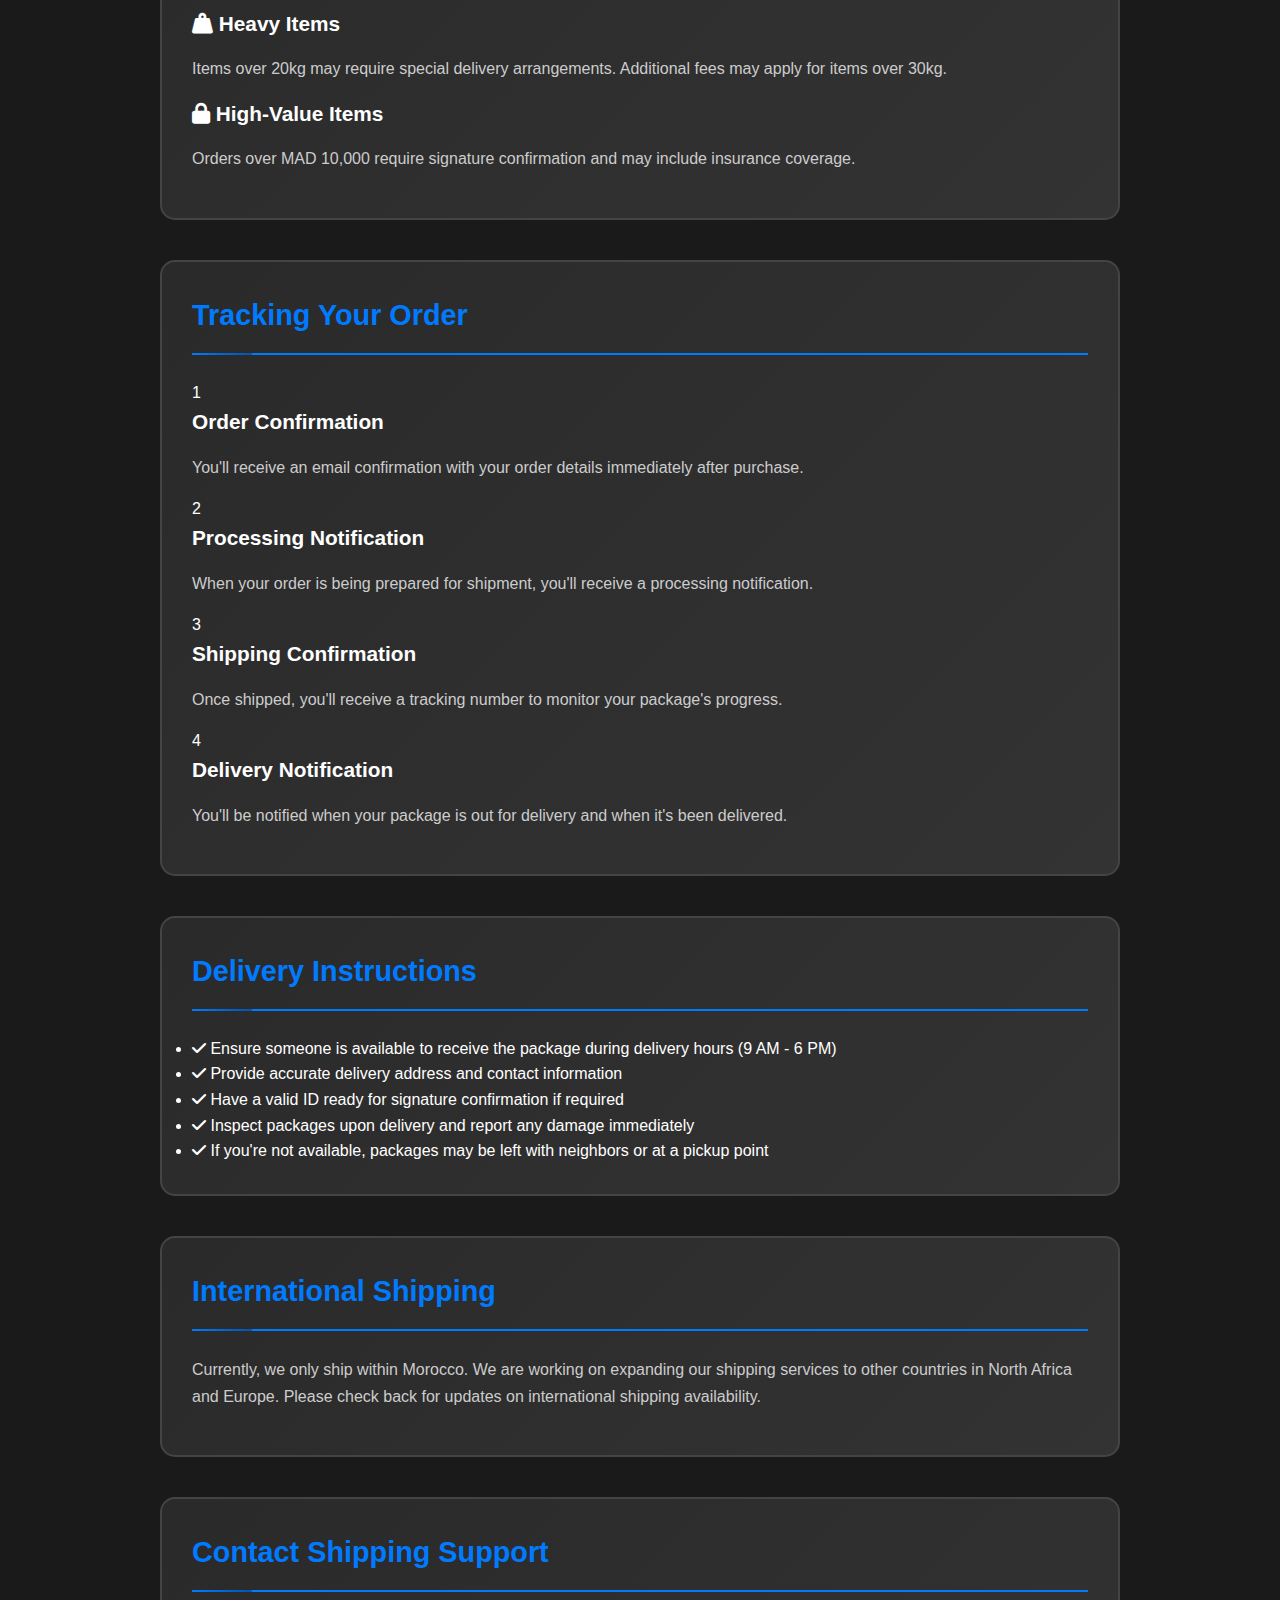
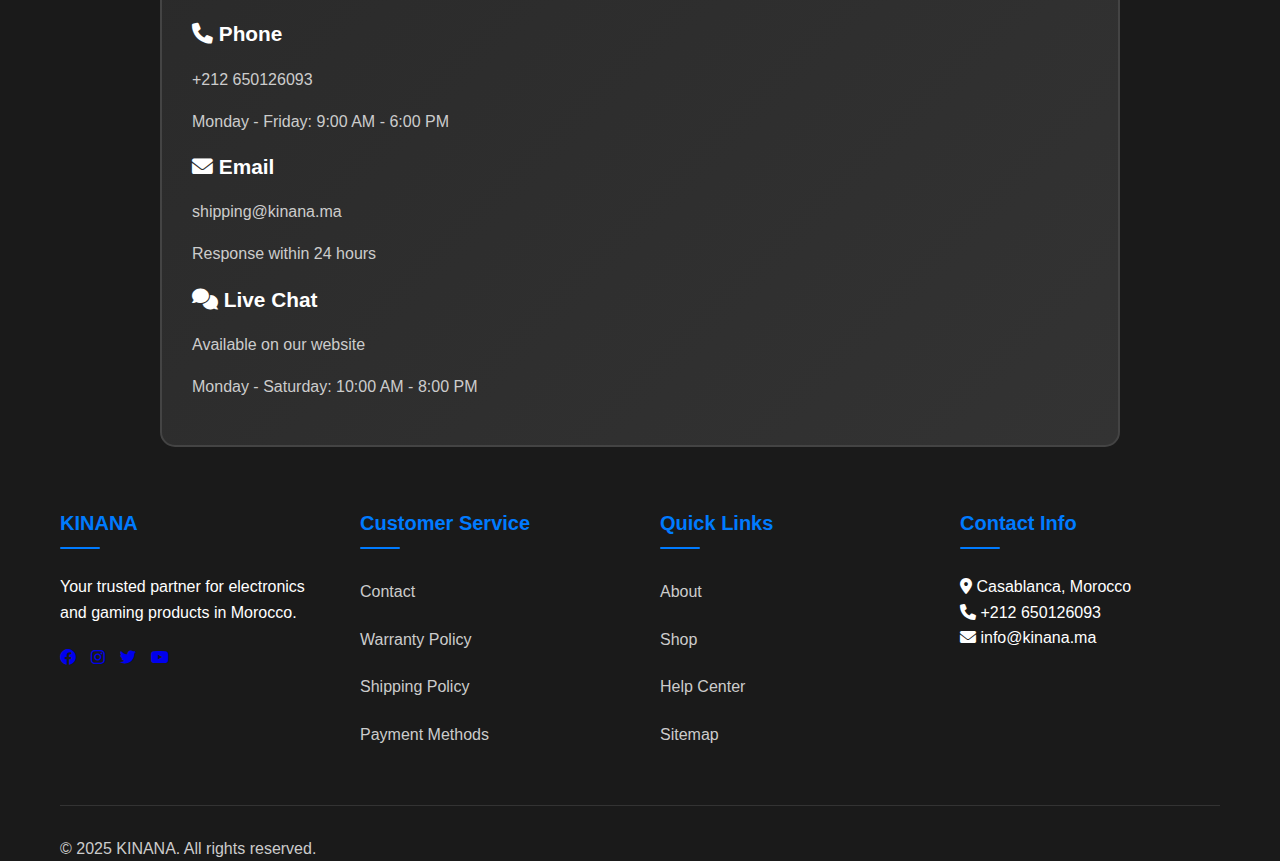
<file: shipping-policy.html>
<!DOCTYPE html>
<html lang="en">
<head>
    <meta charset="UTF-8">
    <meta name="viewport" content="width=device-width, initial-scale=1.0">
    <title>Shipping Policy - KINANA </title>
    <link rel="stylesheet" href="css/style.css">
        <link rel="icon" href="icon.png" type="image/png">
    <link rel="stylesheet" href="https://cdnjs.cloudflare.com/ajax/libs/font-awesome/6.0.0/css/all.min.css">
</head>
<body>
    <header>
        <div class="container">
            <div class="header-top">
                <div class="logo">
                    <h1>KINANA</h1>
                    <span>Electronics & Gaming</span>
                </div>
                <div class="header-actions">
                    <div class="search-bar">
                        <input type="text" placeholder="Search products..." id="searchInput">
                        <button><i class="fas fa-search"></i></button>
                    </div>
                    <!-- <div class="cart-icon">
                        <i class="fas fa-shopping-cart"></i>
                        <span class="cart-count">0</span>
                        <span class="cart-total">MAD0</span>
                    </div>
                </div> -->
            </div>
            <nav class="main-nav">
                <ul>
                    <li><a href="index.html">Home</a></li>
                    <li><a href="shop.html">Shop</a></li>
                    <li><a href="about.html">About</a></li>
                    <li><a href="cart.html">Cart</a></li>
                </ul>
            </nav>
        </div>
    </header>

    <main>
        <div class="container">
            <div class="page-header">
                <h1>Shipping Policy</h1>
                <p>Fast, reliable delivery across Morocco</p>
            </div>

            <div class="policy-content">
                <section class="policy-section">
                    <h2>Shipping Options</h2>
                    <div class="shipping-options">
                        <div class="shipping-option">
                            <div class="option-icon">
                                <i class="fas fa-truck"></i>
                            </div>
                            <div class="option-details">
                                <h3>Standard Delivery</h3>
                                <p><strong>Cost:</strong> MAD 30 (Free for orders over MAD 1,000)</p>
                                <p><strong>Delivery Time:</strong> 3-5 business days</p>
                                <p><strong>Coverage:</strong> All major cities in Morocco</p>
                            </div>
                        </div>
                        <div class="shipping-option">
                            <div class="option-icon">
                                <i class="fas fa-shipping-fast"></i>
                            </div>
                            <div class="option-details">
                                <h3>Express Delivery</h3>
                                <p><strong>Cost:</strong> MAD 60</p>
                                <p><strong>Delivery Time:</strong> 1-2 business days</p>
                                <p><strong>Coverage:</strong> Casablanca, Rabat, Marrakech, Fez</p>
                            </div>
                        </div>
                        <div class="shipping-option">
                            <div class="option-icon">
                                <i class="fas fa-store"></i>
                            </div>
                            <div class="option-details">
                                <h3>Store Pickup</h3>
                                <p><strong>Cost:</strong> Free</p>
                                <p><strong>Availability:</strong> Same day or next day</p>
                                <p><strong>Location:</strong> Our Casablanca store</p>
                            </div>
                        </div>
                        <div class="shipping-option">
                            <div class="option-icon">
                                <i class="fas fa-clock"></i>
                            </div>
                            <div class="option-details">
                                <h3>Same Day Delivery</h3>
                                <p><strong>Cost:</strong> MAD 100</p>
                                <p><strong>Delivery Time:</strong> Within 6 hours</p>
                                <p><strong>Coverage:</strong> Casablanca metropolitan area only</p>
                            </div>
                        </div>
                    </div>
                </section>

                <section class="policy-section">
                    <h2>Delivery Areas</h2>
                    <div class="delivery-zones">
                        <div class="zone">
                            <h3><i class="fas fa-map-marker-alt"></i> Zone 1 - Major Cities</h3>
                            <p><strong>Cities:</strong> Casablanca, Rabat, Marrakech, Fez, Tangier, Agadir</p>
                            <p><strong>Standard Delivery:</strong> 2-3 business days</p>
                            <p><strong>Express Available:</strong> Yes</p>
                        </div>
                        <div class="zone">
                            <h3><i class="fas fa-map-marker-alt"></i> Zone 2 - Regional Centers</h3>
                            <p><strong>Cities:</strong> Meknes, Oujda, Tetouan, Kenitra, Safi, El Jadida</p>
                            <p><strong>Standard Delivery:</strong> 3-4 business days</p>
                            <p><strong>Express Available:</strong> Limited</p>
                        </div>
                        <div class="zone">
                            <h3><i class="fas fa-map-marker-alt"></i> Zone 3 - Other Areas</h3>
                            <p><strong>Coverage:</strong> All other cities and towns</p>
                            <p><strong>Standard Delivery:</strong> 4-6 business days</p>
                            <p><strong>Express Available:</strong> No</p>
                        </div>
                    </div>
                </section>

                <section class="policy-section">
                    <h2>Processing Time</h2>
                    <div class="processing-info">
                        <div class="processing-item">
                            <h3><i class="fas fa-box"></i> In-Stock Items</h3>
                            <p>Orders placed before 2:00 PM are processed the same day. Orders placed after 2:00 PM are processed the next business day.</p>
                        </div>
                        <div class="processing-item">
                            <h3><i class="fas fa-hourglass-half"></i> Pre-Order Items</h3>
                            <p>Items on pre-order will be shipped as soon as they become available. You'll receive a notification when your item ships.</p>
                        </div>
                        <div class="processing-item">
                            <h3><i class="fas fa-tools"></i> Custom Builds</h3>
                            <p>Custom PC builds require 2-3 additional business days for assembly and testing before shipping.</p>
                        </div>
                    </div>
                </section>

                <section class="policy-section">
                    <h2>Shipping Costs</h2>
                    <div class="shipping-costs">
                        <table class="cost-table">
                            <thead>
                                <tr>
                                    <th>Order Value</th>
                                    <th>Standard Shipping</th>
                                    <th>Express Shipping</th>
                                </tr>
                            </thead>
                            <tbody>
                                <tr>
                                    <td>Under MAD 500</td>
                                    <td>MAD 30</td>
                                    <td>MAD 60</td>
                                </tr>
                                <tr>
                                    <td>MAD 500 - MAD 999</td>
                                    <td>MAD 20</td>
                                    <td>MAD 50</td>
                                </tr>
                                <tr>
                                    <td>MAD 1,000 and above</td>
                                    <td><strong>FREE</strong></td>
                                    <td>MAD 40</td>
                                </tr>
                            </tbody>
                        </table>
                    </div>
                </section>

                <section class="policy-section">
                    <h2>Special Handling</h2>
                    <div class="special-handling">
                        <div class="handling-item">
                            <h3><i class="fas fa-shield-alt"></i> Fragile Items</h3>
                            <p>Monitors, laptops, and other fragile electronics are packed with extra protective materials and marked as fragile.</p>
                        </div>
                        <div class="handling-item">
                            <h3><i class="fas fa-weight-hanging"></i> Heavy Items</h3>
                            <p>Items over 20kg may require special delivery arrangements. Additional fees may apply for items over 30kg.</p>
                        </div>
                        <div class="handling-item">
                            <h3><i class="fas fa-lock"></i> High-Value Items</h3>
                            <p>Orders over MAD 10,000 require signature confirmation and may include insurance coverage.</p>
                        </div>
                    </div>
                </section>

                <section class="policy-section">
                    <h2>Tracking Your Order</h2>
                    <div class="tracking-info">
                        <div class="tracking-step">
                            <div class="step-number">1</div>
                            <div class="step-content">
                                <h3>Order Confirmation</h3>
                                <p>You'll receive an email confirmation with your order details immediately after purchase.</p>
                            </div>
                        </div>
                        <div class="tracking-step">
                            <div class="step-number">2</div>
                            <div class="step-content">
                                <h3>Processing Notification</h3>
                                <p>When your order is being prepared for shipment, you'll receive a processing notification.</p>
                            </div>
                        </div>
                        <div class="tracking-step">
                            <div class="step-number">3</div>
                            <div class="step-content">
                                <h3>Shipping Confirmation</h3>
                                <p>Once shipped, you'll receive a tracking number to monitor your package's progress.</p>
                            </div>
                        </div>
                        <div class="tracking-step">
                            <div class="step-number">4</div>
                            <div class="step-content">
                                <h3>Delivery Notification</h3>
                                <p>You'll be notified when your package is out for delivery and when it's been delivered.</p>
                            </div>
                        </div>
                    </div>
                </section>

                <section class="policy-section">
                    <h2>Delivery Instructions</h2>
                    <ul class="delivery-instructions">
                        <li><i class="fas fa-check"></i> Ensure someone is available to receive the package during delivery hours (9 AM - 6 PM)</li>
                        <li><i class="fas fa-check"></i> Provide accurate delivery address and contact information</li>
                        <li><i class="fas fa-check"></i> Have a valid ID ready for signature confirmation if required</li>
                        <li><i class="fas fa-check"></i> Inspect packages upon delivery and report any damage immediately</li>
                        <li><i class="fas fa-check"></i> If you're not available, packages may be left with neighbors or at a pickup point</li>
                    </ul>
                </section>

                <section class="policy-section">
                    <h2>International Shipping</h2>
                    <p>Currently, we only ship within Morocco. We are working on expanding our shipping services to other countries in North Africa and Europe. Please check back for updates on international shipping availability.</p>
                </section>

                <section class="policy-section">
                    <h2>Contact Shipping Support</h2>
                    <div class="shipping-contact">
                        <div class="contact-method">
                            <h3><i class="fas fa-phone"></i> Phone</h3>
                            <p>+212 650126093</p>
                            <p>Monday - Friday: 9:00 AM - 6:00 PM</p>
                        </div>
                        <div class="contact-method">
                            <h3><i class="fas fa-envelope"></i> Email</h3>
                            <p>shipping@kinana.ma</p>
                            <p>Response within 24 hours</p>
                        </div>
                        <div class="contact-method">
                            <h3><i class="fas fa-comments"></i> Live Chat</h3>
                            <p>Available on our website</p>
                            <p>Monday - Saturday: 10:00 AM - 8:00 PM</p>
                        </div>
                    </div>
                </section>
            </div>
        </div>
    </main>

    <footer>
        <div class="container">
            <div class="footer-content">
                <div class="footer-section">
                    <h3>KINANA</h3>
                    <p>Your trusted partner for electronics and gaming products in Morocco.</p>
                    <div class="social-links">
                        <a href="#"><i class="fab fa-facebook"></i></a>
                        <a href="#"><i class="fab fa-instagram"></i></a>
                        <a href="#"><i class="fab fa-twitter"></i></a>
                        <a href="#"><i class="fab fa-youtube"></i></a>
                    </div>
                </div>
                <div class="footer-section">
                    <h3>Customer Service</h3>
                    <ul>
                        <li><a href="contact.html">Contact</a></li>
                        <li><a href="warranty-policy.html">Warranty Policy</a></li>
                        <li><a href="shipping-policy.html">Shipping Policy</a></li>
                        <li><a href="payment-methods.html">Payment Methods</a></li>
                    </ul>
                </div>
                <div class="footer-section">
                    <h3>Quick Links</h3>
                    <ul>
                        <li><a href="about.html">About</a></li>
                        <li><a href="shop.html">Shop</a></li>
                        <li><a href="help-center.html">Help Center</a></li>
                        <li><a href="sitemap.html">Sitemap</a></li>
                    </ul>
                </div>
                <div class="footer-section">
                    <h3>Contact Info</h3>
                    <p><i class="fas fa-map-marker-alt"></i> Casablanca, Morocco</p>
                    <p><i class="fas fa-phone"></i> +212 650126093</p>
                    <p><i class="fas fa-envelope"></i> info@kinana.ma</p>
                </div>
            </div>
            <div class="footer-bottom">
                <p>&copy; 2025 KINANA. All rights reserved.</p>
            </div>
        </div>
    </footer>

    <script src="js/script.js"></script>
</body>
</html>
</file>
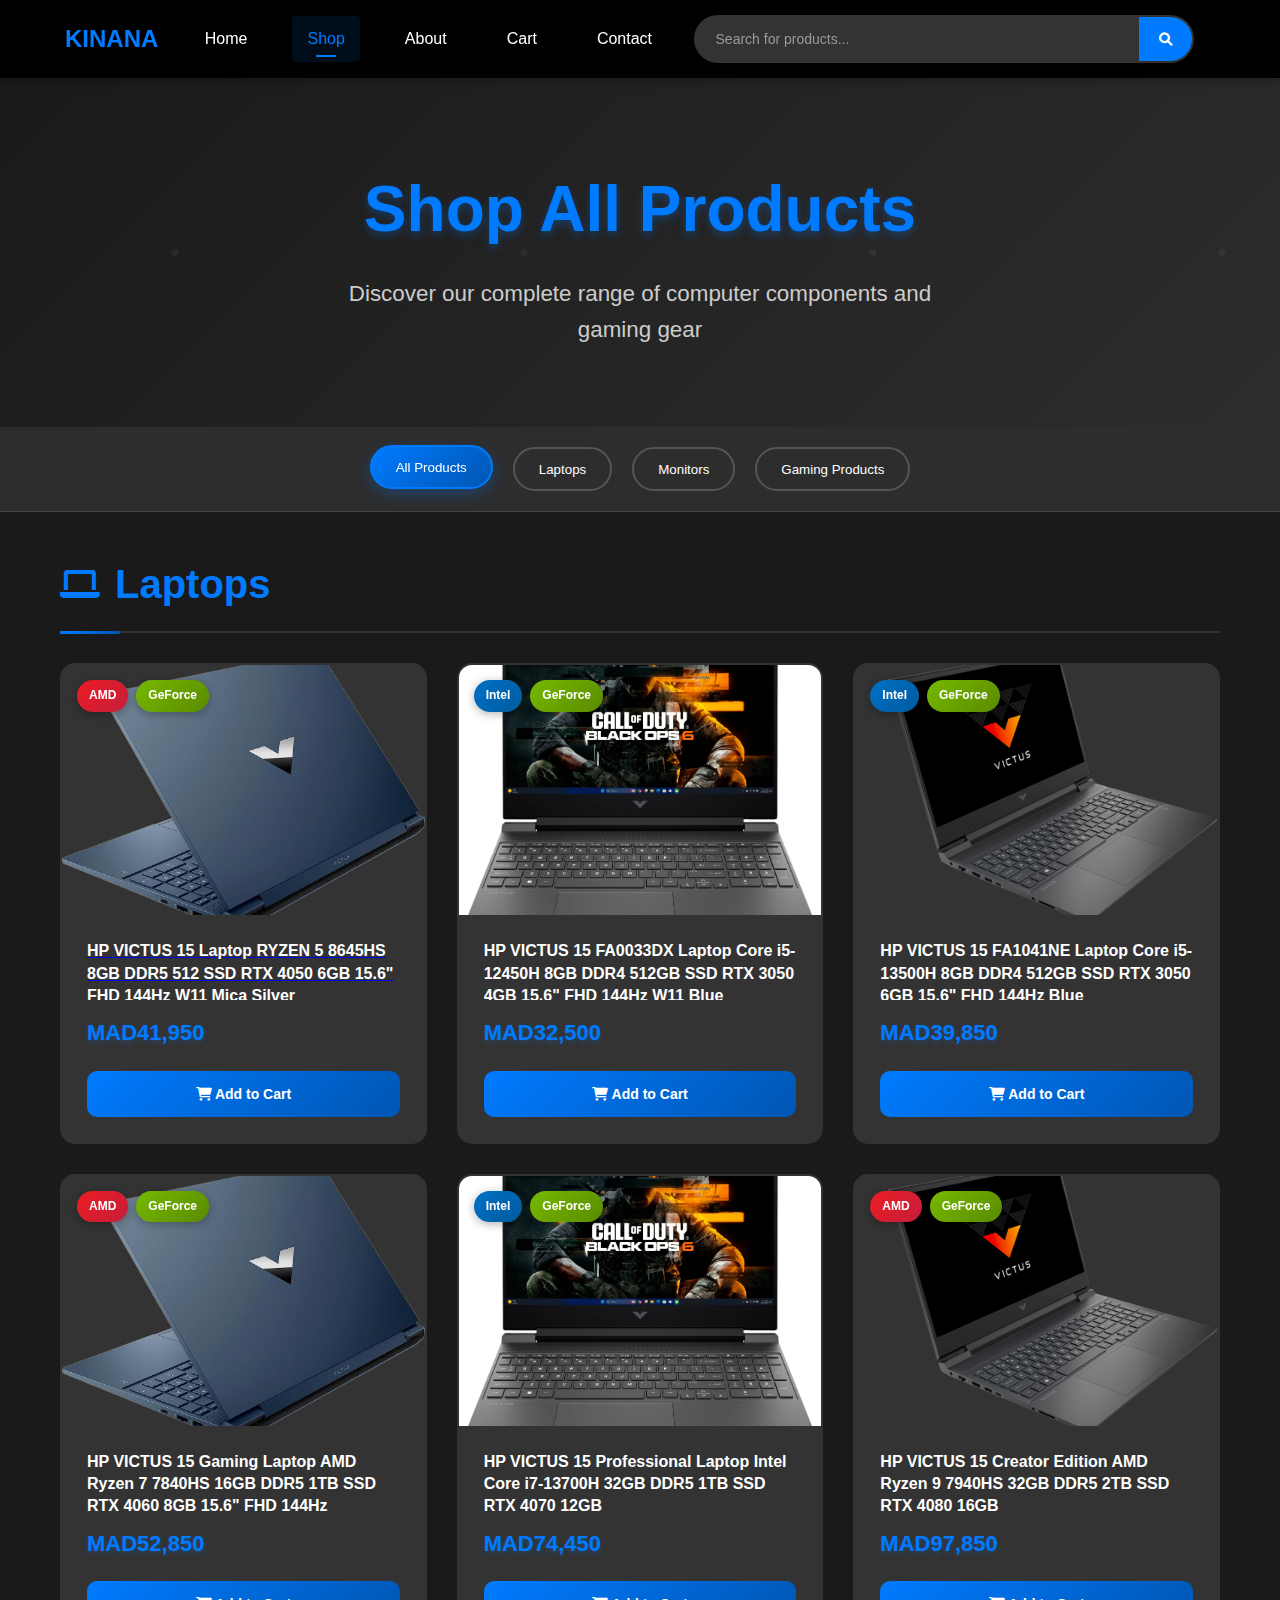
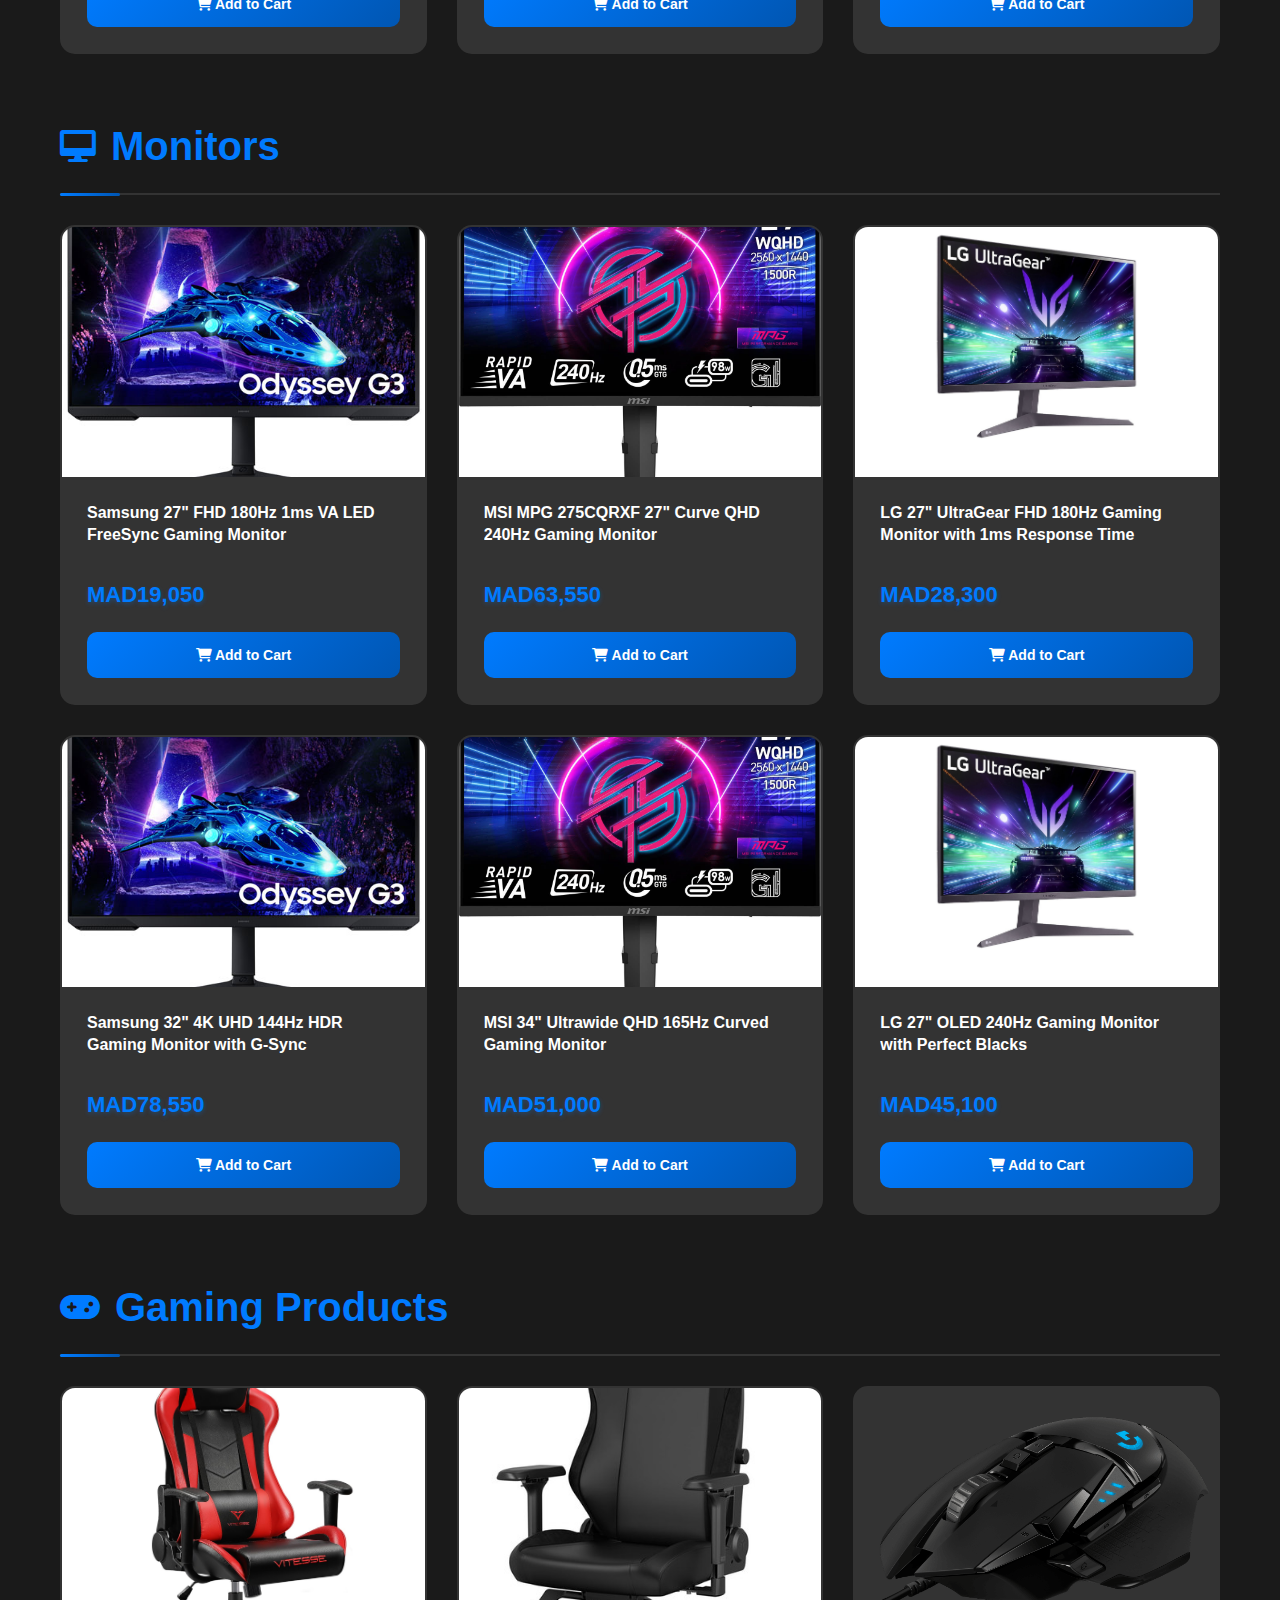
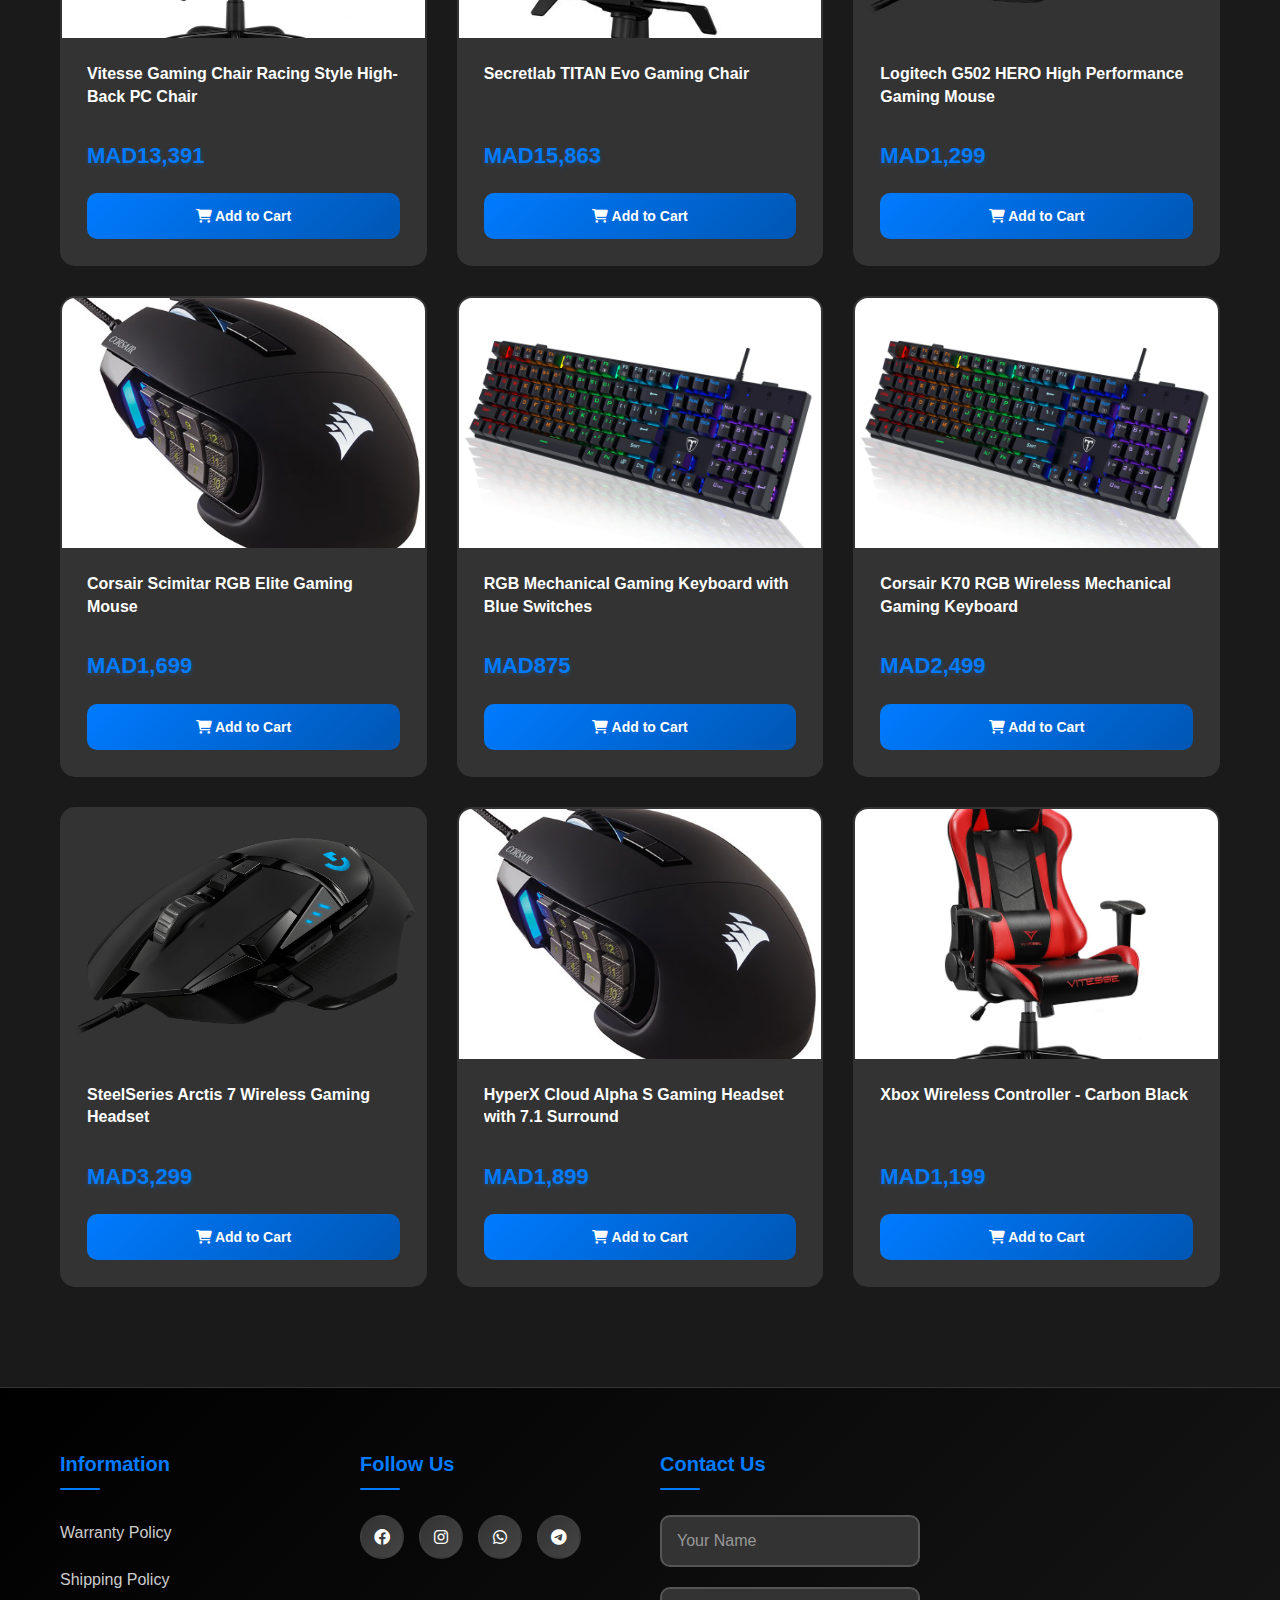
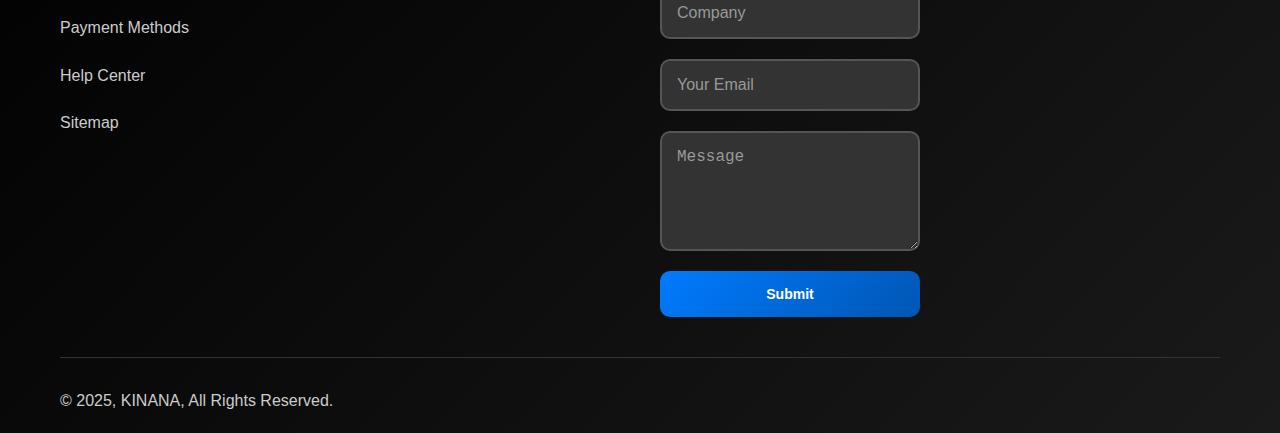
<file: shop.html>
<!DOCTYPE html>
<html lang="en">
<head>
    <meta charset="UTF-8">
    <meta name="viewport" content="width=device-width, initial-scale=1.0">
    <title>Shop - KINANA | Computer Components & Gaming Gear</title>
    <link rel="stylesheet" href="css/style.css">
        <link rel="icon" href="icon.png" type="image/png">
    <link href="https://cdnjs.cloudflare.com/ajax/libs/font-awesome/6.0.0/css/all.min.css" rel="stylesheet">
</head>
<body>
    <!-- Header -->
    <header class="header">
        
        <div class="main-header">
            <div class="container">
                <div class="header-content">
                    <div class="logo">
                        <a href="index.html"><h1>KINANA</h1></a>
                    </div>
                    
                    <nav class="main-nav">
                        <ul>
                            <li><a href="index.html">Home</a></li>
                            <li><a href="shop.html" class="active">Shop</a></li>
                            <li><a href="about.html">About</a></li>
                            <li><a href="cart.html">Cart</a></li>
                            <li><a href="contact.html">Contact</a></li>
                        </ul>
                    </nav>
                    
                    <div class="search-bar">
                        <input type="text" placeholder="Search for products...">
                        <button class="search-btn"><i class="fas fa-search"></i></button>
                    </div>
                    
                    <div class="header-actions">
                        <button class="menu-toggle"><i class="fas fa-bars"></i></button>
                        <!-- <div class="cart">
                            <i class="fas fa-shopping-cart"></i>
                            <span class="cart-count">0</span>
                            <span class="cart-text">MAD0</span>
                        </div> -->
                    </div>
                </div>
            </div>
        </div>
    </header>

    <!-- Page Header -->
    <section class="page-header">
        <div class="container">
            <h1>Shop All Products</h1>
            <p>Discover our complete range of computer components and gaming gear</p>
        </div>
    </section>

    <!-- Category Filter -->
    <section class="category-filter">
        <div class="container">
            <div class="filter-buttons">
                <button class="filter-btn active" data-category="all">All Products</button>
                <button class="filter-btn" data-category="laptops">Laptops</button>
                <button class="filter-btn" data-category="monitors">Monitors</button>
                <button class="filter-btn" data-category="gaming-products">Gaming Products</button>
            </div>
        </div>
    </section>

    <!-- Products Section -->
    <main class="main-content shop-page">
        <div class="container">
            <!-- Laptops Category -->
            <section id="laptops" class="product-section category-section" data-category="laptops">
                <h2 class="section-title">
                    <i class="fas fa-laptop"></i>
                    Laptops
                </h2>
                <div class="product-grid">
                    <div class="product-card" data-id="hp-victus-1">
                        <div class="product-image">
                            <a href="product-detail-laptop-hp-victus-1.html">
                                <img src="images/home/ubuntu/ahw-store-clone/website/images/laptop-hp-victus-1.png" alt="HP VICTUS 15 Laptop">
                            </a>
                            <div class="product-badges">
                                <span class="badge amd">AMD</span>
                                <span class="badge geforce">GeForce</span>
                            </div>
                        </div>
                        <div class="product-info">
                            <a href="product-detail-laptop-hp-victus-1.html">
                                <h3>HP VICTUS 15 Laptop RYZEN 5 8645HS 8GB DDR5 512 SSD RTX 4050 6GB 15.6" FHD 144Hz W11 Mica Silver</h3>
                            </a>
                            <div class="product-price">
                                <span class="price">MAD41,950</span>
                            </div>
                            <button class="add-to-cart-btn">
                                <i class="fas fa-shopping-cart"></i> Add to Cart
                            </button>
                        </div>
                    </div>

                    <div class="product-card" data-id="hp-victus-2">
                        <div class="product-image">
                            <img src="images/home/ubuntu/ahw-store-clone/website/images/laptop-hp-victus-2.jpg" alt="HP VICTUS 15 Laptop">
                            <div class="product-badges">
                                <span class="badge intel">Intel</span>
                                <span class="badge geforce">GeForce</span>
                            </div>
                        </div>
                        <div class="product-info">
                            <h3>HP VICTUS 15 FA0033DX Laptop Core i5-12450H 8GB DDR4 512GB SSD RTX 3050 4GB 15.6" FHD 144Hz W11 Blue</h3>
                            <div class="product-price">
                                <span class="price">MAD32,500</span>
                            </div>
                            <button class="add-to-cart-btn">
                                <i class="fas fa-shopping-cart"></i> Add to Cart
                            </button>
                        </div>
                    </div>

                    <div class="product-card" data-id="hp-victus-3">
                        <div class="product-image">
                            <img src="images/home/ubuntu/ahw-store-clone/website/images/laptop-hp-victus-3.png" alt="HP VICTUS 15 Laptop">
                            <div class="product-badges">
                                <span class="badge intel">Intel</span>
                                <span class="badge geforce">GeForce</span>
                            </div>
                        </div>
                        <div class="product-info">
                            <h3>HP VICTUS 15 FA1041NE Laptop Core i5-13500H 8GB DDR4 512GB SSD RTX 3050 6GB 15.6" FHD 144Hz Blue</h3>
                            <div class="product-price">
                                <span class="price">MAD39,850</span>
                            </div>
                            <button class="add-to-cart-btn">
                                <i class="fas fa-shopping-cart"></i> Add to Cart
                            </button>
                        </div>
                    </div>

                    <div class="product-card" data-id="hp-victus-4">
                        <div class="product-image">
                            <img src="images/home/ubuntu/ahw-store-clone/website/images/laptop-hp-victus-1.png" alt="HP VICTUS 15 Laptop">
                            <div class="product-badges">
                                <span class="badge amd">AMD</span>
                                <span class="badge geforce">GeForce</span>
                            </div>
                        </div>
                        <div class="product-info">
                            <h3>HP VICTUS 15 Gaming Laptop AMD Ryzen 7 7840HS 16GB DDR5 1TB SSD RTX 4060 8GB 15.6" FHD 144Hz</h3>
                            <div class="product-price">
                                <span class="price">MAD52,850</span>
                            </div>
                            <button class="add-to-cart-btn">
                                <i class="fas fa-shopping-cart"></i> Add to Cart
                            </button>
                        </div>
                    </div>

                    <div class="product-card" data-id="hp-victus-5">
                        <div class="product-image">
                            <img src="images/home/ubuntu/ahw-store-clone/website/images/laptop-hp-victus-2.jpg" alt="HP VICTUS 15 Laptop">
                            <div class="product-badges">
                                <span class="badge intel">Intel</span>
                                <span class="badge geforce">GeForce</span>
                            </div>
                        </div>
                        <div class="product-info">
                            <h3>HP VICTUS 15 Professional Laptop Intel Core i7-13700H 32GB DDR5 1TB SSD RTX 4070 12GB</h3>
                            <div class="product-price">
                                <span class="price">MAD74,450</span>
                            </div>
                            <button class="add-to-cart-btn">
                                <i class="fas fa-shopping-cart"></i> Add to Cart
                            </button>
                        </div>
                    </div>

                    <div class="product-card" data-id="hp-victus-6">
                        <div class="product-image">
                            <img src="images/home/ubuntu/ahw-store-clone/website/images/laptop-hp-victus-3.png" alt="HP VICTUS 15 Laptop">
                            <div class="product-badges">
                                <span class="badge amd">AMD</span>
                                <span class="badge geforce">GeForce</span>
                            </div>
                        </div>
                        <div class="product-info">
                            <h3>HP VICTUS 15 Creator Edition AMD Ryzen 9 7940HS 32GB DDR5 2TB SSD RTX 4080 16GB</h3>
                            <div class="product-price">
                                <span class="price">MAD97,850</span>
                            </div>
                            <button class="add-to-cart-btn">
                                <i class="fas fa-shopping-cart"></i> Add to Cart
                            </button>
                        </div>
                    </div>
                </div>
            </section>

            <!-- Monitors Category -->
            <section id="monitors" class="product-section category-section" data-category="monitors">
                <h2 class="section-title">
                    <i class="fas fa-desktop"></i>
                    Monitors
                </h2>
                <div class="product-grid">
                    <div class="product-card" data-id="samsung-monitor-1">
                        <div class="product-image">
                            <img src="images/home/ubuntu/ahw-store-clone/website/images/monitor-samsung-1.jpg" alt="Samsung Gaming Monitor">
                        </div>
                        <div class="product-info">
                            <h3>Samsung 27" FHD 180Hz 1ms VA LED FreeSync Gaming Monitor</h3>
                            <div class="product-price">
                                <span class="price">MAD19,050</span>
                            </div>
                            <button class="add-to-cart-btn">
                                <i class="fas fa-shopping-cart"></i> Add to Cart
                            </button>
                        </div>
                    </div>

                    <div class="product-card" data-id="msi-monitor-1">
                        <div class="product-image">
                            <img src="images/home/ubuntu/ahw-store-clone/website/images/monitor-msi-1.jpg" alt="MSI Gaming Monitor">
                        </div>
                        <div class="product-info">
                            <h3>MSI MPG 275CQRXF 27" Curve QHD 240Hz Gaming Monitor</h3>
                            <div class="product-price">
                                <span class="price">MAD63,550</span>
                            </div>
                            <button class="add-to-cart-btn">
                                <i class="fas fa-shopping-cart"></i> Add to Cart
                            </button>
                        </div>
                    </div>

                    <div class="product-card" data-id="lg-monitor-1">
                        <div class="product-image">
                            <img src="images/home/ubuntu/ahw-store-clone/website/images/monitor-lg-1.jpeg" alt="LG Gaming Monitor">
                        </div>
                        <div class="product-info">
                            <h3>LG 27" UltraGear FHD 180Hz Gaming Monitor with 1ms Response Time</h3>
                            <div class="product-price">
                                <span class="price">MAD28,300</span>
                            </div>
                            <button class="add-to-cart-btn">
                                <i class="fas fa-shopping-cart"></i> Add to Cart
                            </button>
                        </div>
                    </div>

                    <div class="product-card" data-id="samsung-monitor-2">
                        <div class="product-image">
                            <img src="images/home/ubuntu/ahw-store-clone/website/images/monitor-samsung-1.jpg" alt="Samsung 4K Monitor">
                        </div>
                        <div class="product-info">
                            <h3>Samsung 32" 4K UHD 144Hz HDR Gaming Monitor with G-Sync</h3>
                            <div class="product-price">
                                <span class="price">MAD78,550</span>
                            </div>
                            <button class="add-to-cart-btn">
                                <i class="fas fa-shopping-cart"></i> Add to Cart
                            </button>
                        </div>
                    </div>

                    <div class="product-card" data-id="msi-monitor-2">
                        <div class="product-image">
                            <img src="images/home/ubuntu/ahw-store-clone/website/images/monitor-msi-1.jpg" alt="MSI Ultrawide Monitor">
                        </div>
                        <div class="product-info">
                            <h3>MSI 34" Ultrawide QHD 165Hz Curved Gaming Monitor</h3>
                            <div class="product-price">
                                <span class="price">MAD51,000</span>
                            </div>
                            <button class="add-to-cart-btn">
                                <i class="fas fa-shopping-cart"></i> Add to Cart
                            </button>
                        </div>
                    </div>

                    <div class="product-card" data-id="lg-monitor-2">
                        <div class="product-image">
                            <img src="images/home/ubuntu/ahw-store-clone/website/images/monitor-lg-1.jpeg" alt="LG OLED Monitor">
                        </div>
                        <div class="product-info">
                            <h3>LG 27" OLED 240Hz Gaming Monitor with Perfect Blacks</h3>
                            <div class="product-price">
                                <span class="price">MAD45,100</span>
                            </div>
                            <button class="add-to-cart-btn">
                                <i class="fas fa-shopping-cart"></i> Add to Cart
                            </button>
                        </div>
                    </div>
                </div>
            </section>

            <!-- Gaming Products Category -->
            <section id="gaming-products" class="product-section category-section" data-category="gaming-products">
                <h2 class="section-title">
                    <i class="fas fa-gamepad"></i>
                    Gaming Products
                </h2>
                <div class="product-grid">
                    <!-- Gaming Chairs -->
                    <div class="product-card" data-id="vitesse-gaming-chair-1">
                        <div class="product-image">
                            <img src="images/home/ubuntu/ahw-store-clone/website/images/chair-gaming-1.jpg" alt="Gaming Chair">
                        </div>
                        <div class="product-info">
                            <h3>Vitesse Gaming Chair Racing Style High-Back PC Chair</h3>
                            <div class="product-price">
                                <span class="price">MAD13,391</span>
                            </div>
                            <button class="add-to-cart-btn">
                                <i class="fas fa-shopping-cart"></i> Add to Cart
                            </button>
                        </div>
                    </div>

                    <div class="product-card" data-id="secretlab-chair-1">
                        <div class="product-image">
                            <img src="images/home/ubuntu/ahw-store-clone/website/images/chair-secretlab-1.jpg" alt="Secretlab Chair">
                        </div>
                        <div class="product-info">
                            <h3>Secretlab TITAN Evo Gaming Chair</h3>
                            <div class="product-price">
                                <span class="price">MAD15,863</span>
                            </div>
                            <button class="add-to-cart-btn">
                                <i class="fas fa-shopping-cart"></i> Add to Cart
                            </button>
                        </div>
                    </div>

                    <!-- Gaming Mice -->
                    <div class="product-card" data-id="logitech-mouse-1">
                        <div class="product-image">
                            <img src="images/home/ubuntu/ahw-store-clone/website/images/mouse-logitech-1.png" alt="Logitech Gaming Mouse">
                        </div>
                        <div class="product-info">
                            <h3>Logitech G502 HERO High Performance Gaming Mouse</h3>
                            <div class="product-price">
                                <span class="price">MAD1,299</span>
                            </div>
                            <button class="add-to-cart-btn">
                                <i class="fas fa-shopping-cart"></i> Add to Cart
                            </button>
                        </div>
                    </div>

                    <div class="product-card" data-id="corsair-mouse-1">
                        <div class="product-image">
                            <img src="images/home/ubuntu/ahw-store-clone/website/images/mouse-corsair-1.jpg" alt="Corsair Gaming Mouse">
                        </div>
                        <div class="product-info">
                            <h3>Corsair Scimitar RGB Elite Gaming Mouse</h3>
                            <div class="product-price">
                                <span class="price">MAD1,699</span>
                            </div>
                            <button class="add-to-cart-btn">
                                <i class="fas fa-shopping-cart"></i> Add to Cart
                            </button>
                        </div>
                    </div>

                    <!-- Gaming Keyboards -->
                    <div class="product-card" data-id="mechanical-keyboard-1">
                        <div class="product-image">
                            <img src="images/home/ubuntu/ahw-store-clone/website/images/keyboard-mechanical-1.jpg" alt="Mechanical Keyboard">
                        </div>
                        <div class="product-info">
                            <h3>RGB Mechanical Gaming Keyboard with Blue Switches</h3>
                            <div class="product-price">
                                <span class="price">MAD875</span>
                            </div>
                            <button class="add-to-cart-btn">
                                <i class="fas fa-shopping-cart"></i> Add to Cart
                            </button>
                        </div>
                    </div>

                    <div class="product-card" data-id="corsair-keyboard-1">
                        <div class="product-image">
                            <img src="images/home/ubuntu/ahw-store-clone/website/images/keyboard-mechanical-1.jpg" alt="Wireless Gaming Keyboard">
                        </div>
                        <div class="product-info">
                            <h3>Corsair K70 RGB Wireless Mechanical Gaming Keyboard</h3>
                            <div class="product-price">
                                <span class="price">MAD2,499</span>
                            </div>
                            <button class="add-to-cart-btn">
                                <i class="fas fa-shopping-cart"></i> Add to Cart
                            </button>
                        </div>
                    </div>

                    <!-- Gaming Headsets -->
                    <div class="product-card" data-id="steelseries-headset-1">
                        <div class="product-image">
                            <img src="images/home/ubuntu/ahw-store-clone/website/images/mouse-logitech-1.png" alt="Gaming Headset">
                        </div>
                        <div class="product-info">
                            <h3>SteelSeries Arctis 7 Wireless Gaming Headset</h3>
                            <div class="product-price">
                                <span class="price">MAD3,299</span>
                            </div>
                            <button class="add-to-cart-btn">
                                <i class="fas fa-shopping-cart"></i> Add to Cart
                            </button>
                        </div>
                    </div>

                    <div class="product-card" data-id="hyperx-headset-1">
                        <div class="product-image">
                            <img src="images/home/ubuntu/ahw-store-clone/website/images/mouse-corsair-1.jpg" alt="Gaming Headset">
                        </div>
                        <div class="product-info">
                            <h3>HyperX Cloud Alpha S Gaming Headset with 7.1 Surround</h3>
                            <div class="product-price">
                                <span class="price">MAD1,899</span>
                            </div>
                            <button class="add-to-cart-btn">
                                <i class="fas fa-shopping-cart"></i> Add to Cart
                            </button>
                        </div>
                    </div>

                    <!-- Gaming Controllers -->
                    <div class="product-card" data-id="xbox-controller-1">
                        <div class="product-image">
                            <img src="images/home/ubuntu/ahw-store-clone/website/images/chair-gaming-1.jpg" alt="Gaming Controller">
                        </div>
                        <div class="product-info">
                            <h3>Xbox Wireless Controller - Carbon Black</h3>
                            <div class="product-price">
                                <span class="price">MAD1,199</span>
                            </div>
                            <button class="add-to-cart-btn">
                                <i class="fas fa-shopping-cart"></i> Add to Cart
                            </button>
                        </div>
                    </div>
                </div>
            </section>
        </div>
    </main>

    <!-- Footer -->
    <footer class="footer">
        <div class="container">
            <div class="footer-content">
                <div class="footer-section">
                    <h3>Information</h3>
                    <ul>
                        <li><a href="warranty-policy.html">Warranty Policy</a></li>
                        <li><a href="shipping-policy.html">Shipping Policy</a></li>
                        <li><a href="payment-methods.html">Payment Methods</a></li>
                        <li><a href="help-center.html">Help Center</a></li>
                        <li><a href="sitemap.html">Sitemap</a></li>
                    </ul>
                </div>
                
                <!-- <div class="footer-section">
                    <h3>My Account</h3>
                    <ul>
                        <li><a href="#">My Account</a></li>
                        <li><a href="#">My Orders</a></li>
                        <li><a href="#">Wishlist</a></li>
                    </ul>
                </div> -->
                
                <div class="footer-section">
                    <h3>Follow Us</h3>
                    <div class="social-links">
                        <a href="#" class="social-link"><i class="fab fa-facebook"></i></a>
                        <a href="#" class="social-link"><i class="fab fa-instagram"></i></a>
                        <a href="#" class="social-link"><i class="fab fa-whatsapp"></i></a>
                        <a href="#" class="social-link"><i class="fab fa-telegram"></i></a>
                    </div>
                </div>
                
                <div class="footer-section">
                    <h3>Contact Us</h3>
                    <form class="contact-form">
                        <input type="text" placeholder="Your Name" required>
                        <input type="text" placeholder="Company">
                        <input type="email" placeholder="Your Email" required>
                        <textarea placeholder="Message" required></textarea>
                        <button type="submit">Submit</button>
                    </form>
                </div>
            </div>
            
            <div class="footer-bottom">
                <p>&copy; 2025, KINANA, All Rights Reserved.</p>
                <!-- <div class="payment-methods">
                    <i class="fab fa-cc-mastercard"></i>
                    <i class="fab fa-cc-visa"></i>
                    <i class="fab fa-cc-paypal"></i>
                </div> -->
            </div>
        </div>
    </footer>

    <script src="js/script.js"></script>
    <script src="js/shop.js"></script>
</body>
</html>
</file>
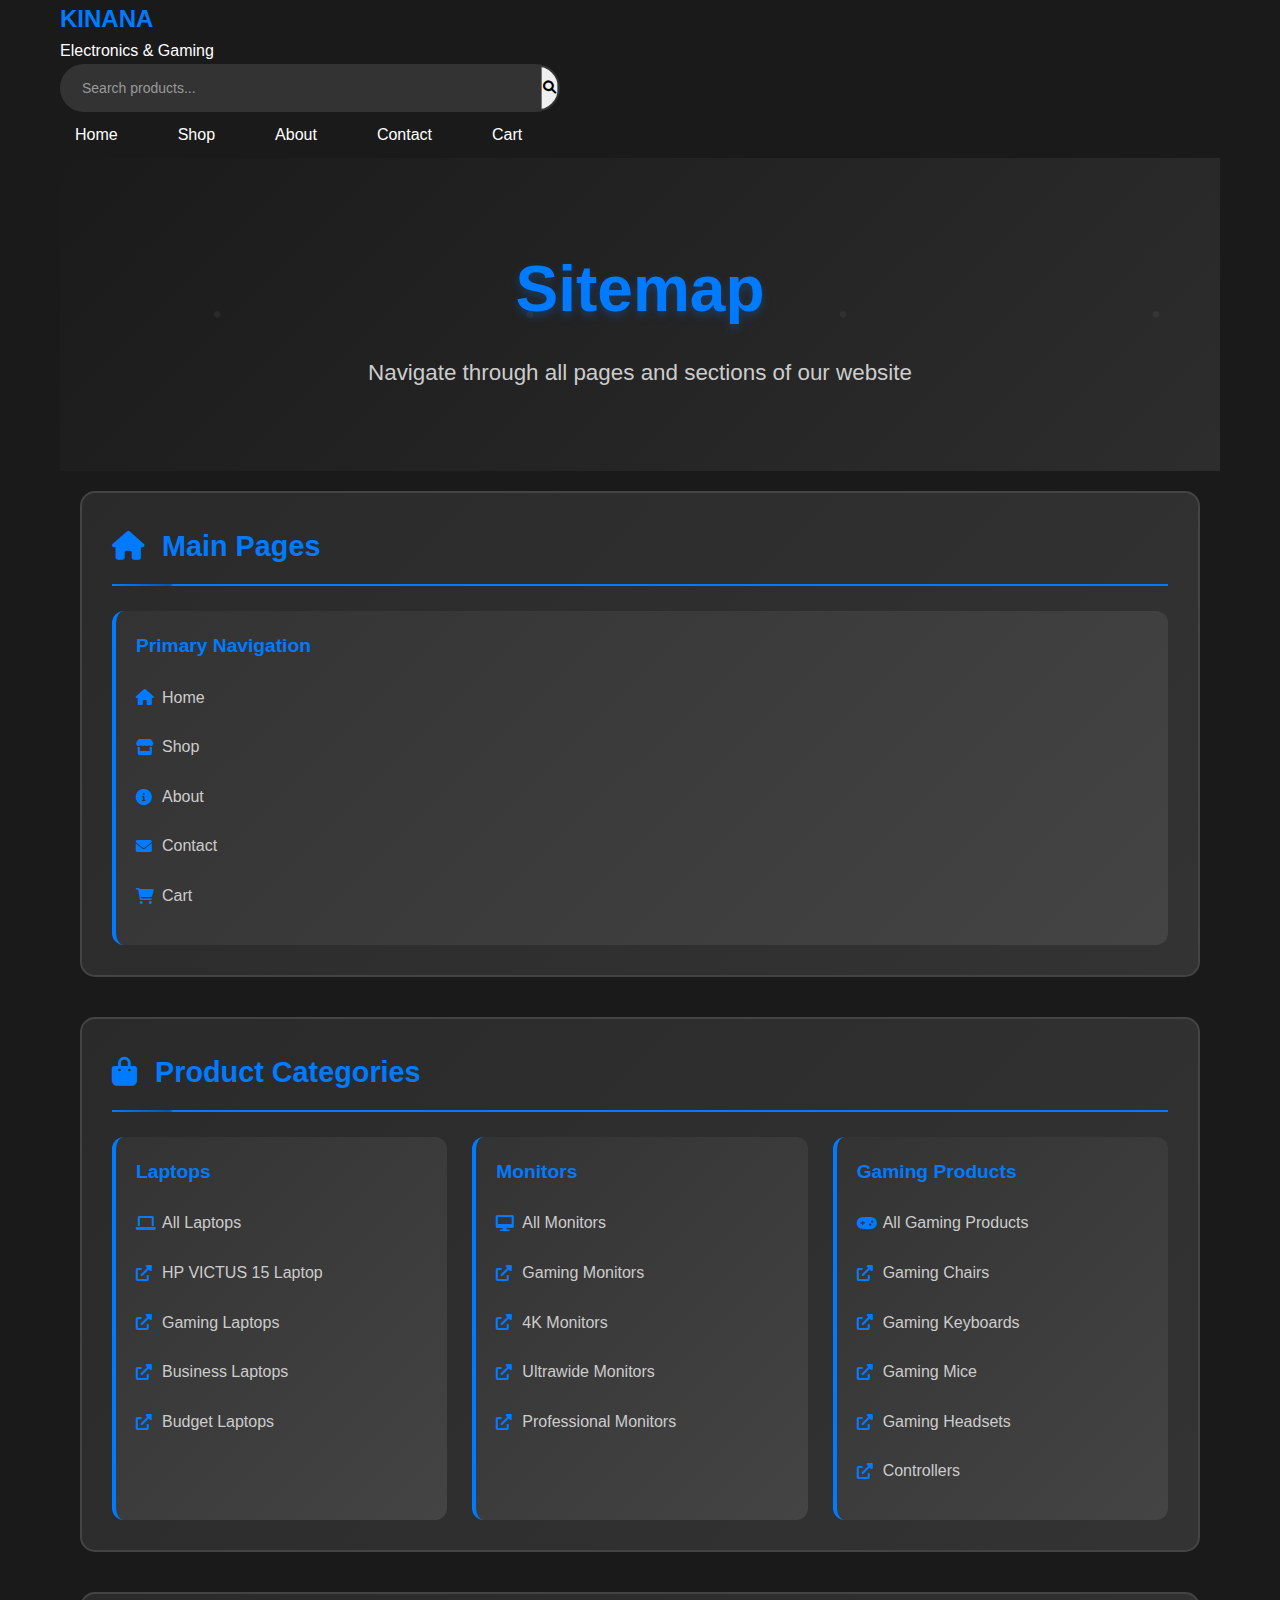
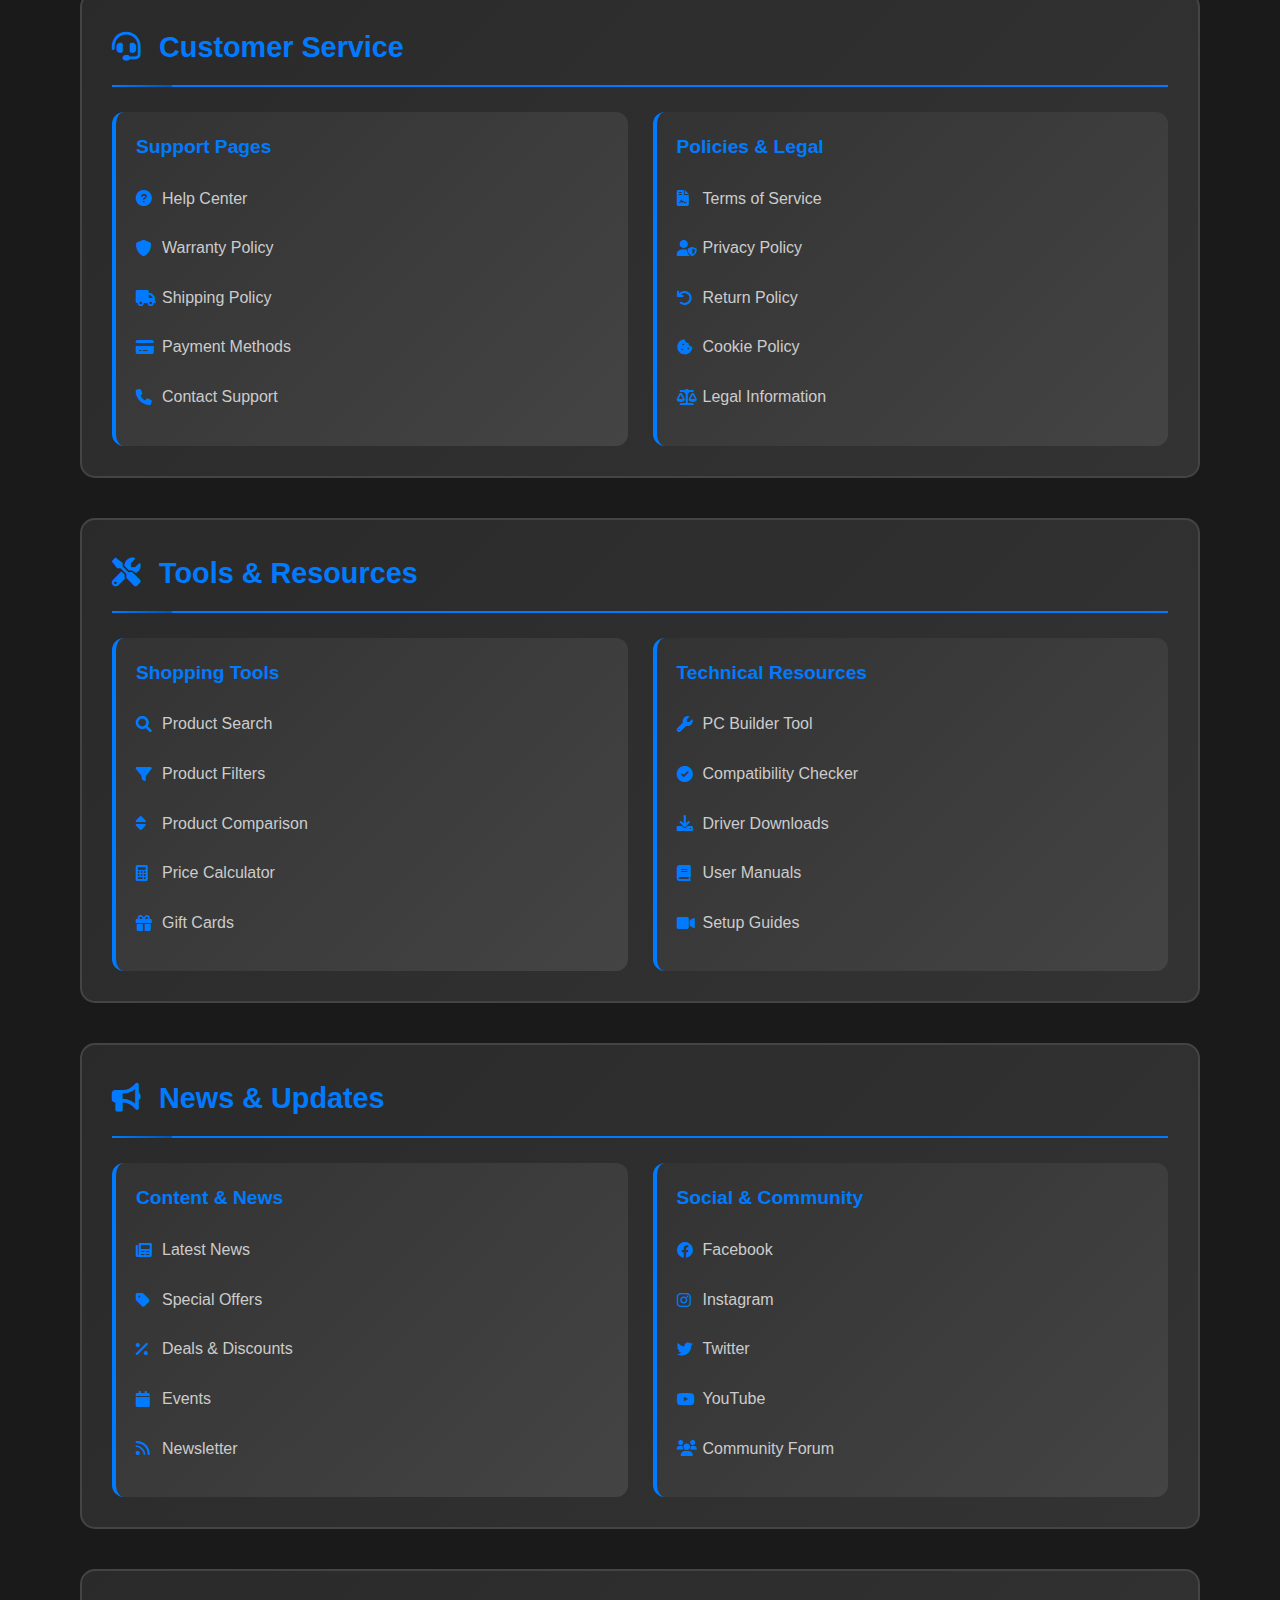
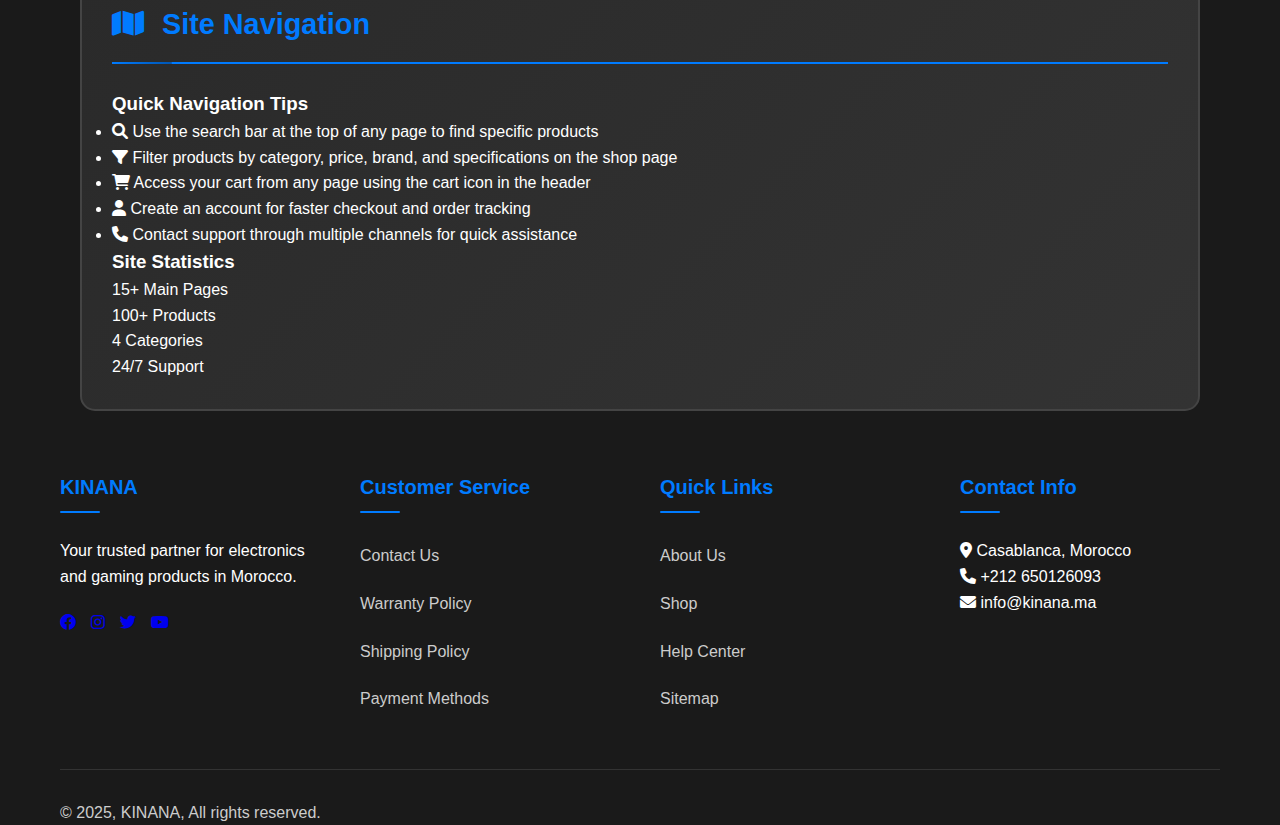
<file: sitemap.html>
<!DOCTYPE html>
<html lang="en">
<head>
    <meta charset="UTF-8">
    <meta name="viewport" content="width=device-width, initial-scale=1.0">
    <title>Sitemap - KINANA</title>
    <link rel="stylesheet" href="css/style.css">
        <link rel="icon" href="icon.png" type="image/png">
    <link rel="stylesheet" href="https://cdnjs.cloudflare.com/ajax/libs/font-awesome/6.0.0/css/all.min.css">
</head>
<body>
    <header>
        <div class="container">
            <div class="header-top">
                <div class="logo">
                    <h1>KINANA</h1>
                    <span>Electronics & Gaming</span>
                </div>
                <div class="header-actions">
                    <div class="search-bar">
                        <input type="text" placeholder="Search products..." id="searchInput">
                        <button><i class="fas fa-search"></i></button>
                    </div>
                    <!-- <div class="cart-icon">
                        <i class="fas fa-shopping-cart"></i>
                        <span class="cart-count">0</span>
                        <span class="cart-total">MAD0</span>
                    </div> -->
                </div>
            </div>
            <nav class="main-nav">
                <ul>
                    <li><a href="index.html">Home</a></li>
                    <li><a href="shop.html">Shop</a></li>
                    <li><a href="about.html">About</a></li>
                    <li><a href="contact.html">Contact</a></li>
                    <li><a href="cart.html">Cart</a></li>
                </ul>
            </nav>
        </div>
    </header>

    <main>
        <div class="container">
            <div class="page-header">
                <h1>Sitemap</h1>
                <p>Navigate through all pages and sections of our website</p>
            </div>

            <div class="sitemap-content">
                <section class="sitemap-section">
                    <h2><i class="fas fa-home"></i> Main Pages</h2>
                    <div class="sitemap-grid">
                        <div class="sitemap-category">
                            <h3>Primary Navigation</h3>
                            <ul class="sitemap-links">
                                <li><a href="index.html"><i class="fas fa-home"></i> Home</a></li>
                                <li><a href="shop.html"><i class="fas fa-store"></i> Shop</a></li>
                                <li><a href="about.html"><i class="fas fa-info-circle"></i> About</a></li>
                                <li><a href="contact.html"><i class="fas fa-envelope"></i> Contact</a></li>
                                <li><a href="cart.html"><i class="fas fa-shopping-cart"></i>Cart</a></li>
                            </ul>
                        </div>
                    </div>
                </section>

                <section class="sitemap-section">
                    <h2><i class="fas fa-shopping-bag"></i> Product Categories</h2>
                    <div class="sitemap-grid">
                        <div class="sitemap-category">
                            <h3>Laptops</h3>
                            <ul class="sitemap-links">
                                <li><a href="shop.html#laptops"><i class="fas fa-laptop"></i> All Laptops</a></li>
                                <li><a href="product-detail-laptop-hp-victus-1.html"><i class="fas fa-external-link-alt"></i> HP VICTUS 15 Laptop</a></li>
                                <li><a href="#"><i class="fas fa-external-link-alt"></i> Gaming Laptops</a></li>
                                <li><a href="#"><i class="fas fa-external-link-alt"></i> Business Laptops</a></li>
                                <li><a href="#"><i class="fas fa-external-link-alt"></i> Budget Laptops</a></li>
                            </ul>
                        </div>
                        <div class="sitemap-category">
                            <h3>Monitors</h3>
                            <ul class="sitemap-links">
                                <li><a href="shop.html#monitors"><i class="fas fa-desktop"></i> All Monitors</a></li>
                                <li><a href="#"><i class="fas fa-external-link-alt"></i> Gaming Monitors</a></li>
                                <li><a href="#"><i class="fas fa-external-link-alt"></i> 4K Monitors</a></li>
                                <li><a href="#"><i class="fas fa-external-link-alt"></i> Ultrawide Monitors</a></li>
                                <li><a href="#"><i class="fas fa-external-link-alt"></i> Professional Monitors</a></li>
                            </ul>
                        </div>
                        <div class="sitemap-category">
                            <h3>Gaming Products</h3>
                            <ul class="sitemap-links">
                                <li><a href="shop.html#gaming"><i class="fas fa-gamepad"></i> All Gaming Products</a></li>
                                <li><a href="#"><i class="fas fa-external-link-alt"></i> Gaming Chairs</a></li>
                                <li><a href="#"><i class="fas fa-external-link-alt"></i> Gaming Keyboards</a></li>
                                <li><a href="#"><i class="fas fa-external-link-alt"></i> Gaming Mice</a></li>
                                <li><a href="#"><i class="fas fa-external-link-alt"></i> Gaming Headsets</a></li>
                                <li><a href="#"><i class="fas fa-external-link-alt"></i> Controllers</a></li>
                            </ul>
                        </div>
                        <!-- <div class="sitemap-category">
                            <h3>Components</h3>
                            <ul class="sitemap-links">
                                <li><a href="#"><i class="fas fa-microchip"></i> Graphics Cards</a></li>
                                <li><a href="#"><i class="fas fa-external-link-alt"></i> Processors (CPUs)</a></li>
                                <li><a href="#"><i class="fas fa-external-link-alt"></i> Memory (RAM)</a></li>
                                <li><a href="#"><i class="fas fa-external-link-alt"></i> Storage (SSD/HDD)</a></li>
                                <li><a href="#"><i class="fas fa-external-link-alt"></i> Motherboards</a></li>
                                <li><a href="#"><i class="fas fa-external-link-alt"></i> Power Supplies</a></li>
                            </ul>
                        </div> -->
                    </div>
                </section>

                <section class="sitemap-section">
                    <h2><i class="fas fa-headset"></i> Customer Service</h2>
                    <div class="sitemap-grid">
                        <div class="sitemap-category">
                            <h3>Support Pages</h3>
                            <ul class="sitemap-links">
                                <li><a href="help-center.html"><i class="fas fa-question-circle"></i> Help Center</a></li>
                                <li><a href="warranty-policy.html"><i class="fas fa-shield-alt"></i> Warranty Policy</a></li>
                                <li><a href="shipping-policy.html"><i class="fas fa-truck"></i> Shipping Policy</a></li>
                                <li><a href="payment-methods.html"><i class="fas fa-credit-card"></i> Payment Methods</a></li>
                                <li><a href="contact.html"><i class="fas fa-phone"></i> Contact Support</a></li>
                            </ul>
                        </div>
                        <div class="sitemap-category">
                            <h3>Policies & Legal</h3>
                            <ul class="sitemap-links">
                                <li><a href="#"><i class="fas fa-file-contract"></i> Terms of Service</a></li>
                                <li><a href="#"><i class="fas fa-user-shield"></i> Privacy Policy</a></li>
                                <li><a href="#"><i class="fas fa-undo"></i> Return Policy</a></li>
                                <li><a href="#"><i class="fas fa-cookie-bite"></i> Cookie Policy</a></li>
                                <li><a href="#"><i class="fas fa-balance-scale"></i> Legal Information</a></li>
                            </ul>
                        </div>
                    </div>
                </section>

                <!-- <section class="sitemap-section">
                    <h2><i class="fas fa-user"></i> Account & Profile</h2>
                    <div class="sitemap-grid">
                        <div class="sitemap-category">
                            <h3>User Account</h3>
                            <ul class="sitemap-links">
                                <li><a href="#"><i class="fas fa-sign-in-alt"></i> Login</a></li>
                                <li><a href="#"><i class="fas fa-user-plus"></i> Register</a></li>
                                <li><a href="#"><i class="fas fa-user-cog"></i> My Account</a></li>
                                <li><a href="#"><i class="fas fa-history"></i> Order History</a></li>
                                <li><a href="#"><i class="fas fa-heart"></i> Wishlist</a></li>
                                <li><a href="#"><i class="fas fa-map-marker-alt"></i> Address Book</a></li>
                            </ul>
                        </div>
                        <div class="sitemap-category">
                            <h3>Order Management</h3>
                            <ul class="sitemap-links">
                                <li><a href="#"><i class="fas fa-search"></i> Track Order</a></li>
                                <li><a href="#"><i class="fas fa-undo"></i> Return Request</a></li>
                                <li><a href="#"><i class="fas fa-exchange-alt"></i> Exchange Request</a></li>
                                <li><a href="#"><i class="fas fa-receipt"></i> Download Invoice</a></li>
                                <li><a href="#"><i class="fas fa-star"></i> Product Reviews</a></li>
                            </ul>
                        </div>
                    </div>
                </section> -->

                <section class="sitemap-section">
                    <h2><i class="fas fa-tools"></i> Tools & Resources</h2>
                    <div class="sitemap-grid">
                        <div class="sitemap-category">
                            <h3>Shopping Tools</h3>
                            <ul class="sitemap-links">
                                <li><a href="#"><i class="fas fa-search"></i> Product Search</a></li>
                                <li><a href="#"><i class="fas fa-filter"></i> Product Filters</a></li>
                                <li><a href="#"><i class="fas fa-sort"></i> Product Comparison</a></li>
                                <li><a href="#"><i class="fas fa-calculator"></i> Price Calculator</a></li>
                                <li><a href="#"><i class="fas fa-gift"></i> Gift Cards</a></li>
                            </ul>
                        </div>
                        <div class="sitemap-category">
                            <h3>Technical Resources</h3>
                            <ul class="sitemap-links">
                                <li><a href="#"><i class="fas fa-wrench"></i> PC Builder Tool</a></li>
                                <li><a href="#"><i class="fas fa-check-circle"></i> Compatibility Checker</a></li>
                                <li><a href="#"><i class="fas fa-download"></i> Driver Downloads</a></li>
                                <li><a href="#"><i class="fas fa-book"></i> User Manuals</a></li>
                                <li><a href="#"><i class="fas fa-video"></i> Setup Guides</a></li>
                            </ul>
                        </div>
                    </div>
                </section>

                <section class="sitemap-section">
                    <h2><i class="fas fa-bullhorn"></i> News & Updates</h2>
                    <div class="sitemap-grid">
                        <div class="sitemap-category">
                            <h3>Content & News</h3>
                            <ul class="sitemap-links">
                                <li><a href="#"><i class="fas fa-newspaper"></i> Latest News</a></li>
                                <li><a href="#"><i class="fas fa-tag"></i> Special Offers</a></li>
                                <li><a href="#"><i class="fas fa-percent"></i> Deals & Discounts</a></li>
                                <li><a href="#"><i class="fas fa-calendar"></i> Events</a></li>
                                <li><a href="#"><i class="fas fa-rss"></i> Newsletter</a></li>
                            </ul>
                        </div>
                        <div class="sitemap-category">
                            <h3>Social & Community</h3>
                            <ul class="sitemap-links">
                                <li><a href="#"><i class="fab fa-facebook"></i> Facebook</a></li>
                                <li><a href="#"><i class="fab fa-instagram"></i> Instagram</a></li>
                                <li><a href="#"><i class="fab fa-twitter"></i> Twitter</a></li>
                                <li><a href="#"><i class="fab fa-youtube"></i> YouTube</a></li>
                                <li><a href="#"><i class="fas fa-users"></i> Community Forum</a></li>
                            </ul>
                        </div>
                    </div>
                </section>

                <!-- <section class="sitemap-section">
                    <h2><i class="fas fa-building"></i> Business Services</h2>
                    <div class="sitemap-grid">
                        <div class="sitemap-category">
                            <h3>Corporate Solutions</h3>
                            <ul class="sitemap-links">
                                <li><a href="#"><i class="fas fa-handshake"></i> Business Accounts</a></li>
                                <li><a href="#"><i class="fas fa-boxes"></i> Bulk Orders</a></li>
                                <li><a href="#"><i class="fas fa-graduation-cap"></i> Educational Discounts</a></li>
                                <li><a href="#"><i class="fas fa-cogs"></i> Custom Solutions</a></li>
                                <li><a href="#"><i class="fas fa-phone-alt"></i> Business Support</a></li>
                            </ul>
                        </div>
                        <div class="sitemap-category">
                            <h3>Partner Programs</h3>
                            <ul class="sitemap-links">
                                <li><a href="#"><i class="fas fa-store"></i> Become a Reseller</a></li>
                                <li><a href="#"><i class="fas fa-users-cog"></i> Partner Portal</a></li>
                                <li><a href="#"><i class="fas fa-chart-line"></i> Affiliate Program</a></li>
                                <li><a href="#"><i class="fas fa-award"></i> Certification Programs</a></li>
                                <li><a href="#"><i class="fas fa-handshake"></i> Strategic Partnerships</a></li>
                            </ul>
                        </div>
                    </div>
                </section> -->

                <section class="sitemap-section">
                    <h2><i class="fas fa-map"></i> Site Navigation</h2>
                    <div class="sitemap-navigation">
                        <div class="nav-info">
                            <h3>Quick Navigation Tips</h3>
                            <ul class="nav-tips">
                                <li><i class="fas fa-search"></i> Use the search bar at the top of any page to find specific products</li>
                                <li><i class="fas fa-filter"></i> Filter products by category, price, brand, and specifications on the shop page</li>
                                <li><i class="fas fa-shopping-cart"></i> Access your cart from any page using the cart icon in the header</li>
                                <li><i class="fas fa-user"></i> Create an account for faster checkout and order tracking</li>
                                <li><i class="fas fa-phone"></i> Contact support through multiple channels for quick assistance</li>
                            </ul>
                        </div>
                        <div class="site-stats">
                            <h3>Site Statistics</h3>
                            <div class="stats-grid">
                                <div class="stat-item">
                                    <span class="stat-number">15+</span>
                                    <span class="stat-label">Main Pages</span>
                                </div>
                                <div class="stat-item">
                                    <span class="stat-number">100+</span>
                                    <span class="stat-label">Products</span>
                                </div>
                                <div class="stat-item">
                                    <span class="stat-number">4</span>
                                    <span class="stat-label">Categories</span>
                                </div>
                                <div class="stat-item">
                                    <span class="stat-number">24/7</span>
                                    <span class="stat-label">Support</span>
                                </div>
                            </div>
                        </div>
                    </div>
                </section>
            </div>
        </div>
    </main>

    <footer>
        <div class="container">
            <div class="footer-content">
                <div class="footer-section">
                    <h3>KINANA</h3>
                    <p>Your trusted partner for electronics and gaming products in Morocco.</p>
                    <div class="social-links">
                        <a href="#"><i class="fab fa-facebook"></i></a>
                        <a href="#"><i class="fab fa-instagram"></i></a>
                        <a href="#"><i class="fab fa-twitter"></i></a>
                        <a href="#"><i class="fab fa-youtube"></i></a>
                    </div>
                </div>
                <div class="footer-section">
                    <h3>Customer Service</h3>
                    <ul>
                        <li><a href="contact.html">Contact Us</a></li>
                        <li><a href="warranty-policy.html">Warranty Policy</a></li>
                        <li><a href="shipping-policy.html">Shipping Policy</a></li>
                        <li><a href="payment-methods.html">Payment Methods</a></li>
                    </ul>
                </div>
                <div class="footer-section">
                    <h3>Quick Links</h3>
                    <ul>
                        <li><a href="about.html">About Us</a></li>
                        <li><a href="shop.html">Shop</a></li>
                        <li><a href="help-center.html">Help Center</a></li>
                        <li><a href="sitemap.html">Sitemap</a></li>
                    </ul>
                </div>
                <div class="footer-section">
                    <h3>Contact Info</h3>
                    <p><i class="fas fa-map-marker-alt"></i> Casablanca, Morocco</p>
                    <p><i class="fas fa-phone"></i> +212 650126093</p>
                    <p><i class="fas fa-envelope"></i> info@kinana.ma</p>
                </div>
            </div>
            <div class="footer-bottom">
                <p>&copy; 2025, KINANA, All rights reserved.</p>
            </div>
        </div>
    </footer>

    <script src="js/script.js"></script>
</body>
</html>
</file>
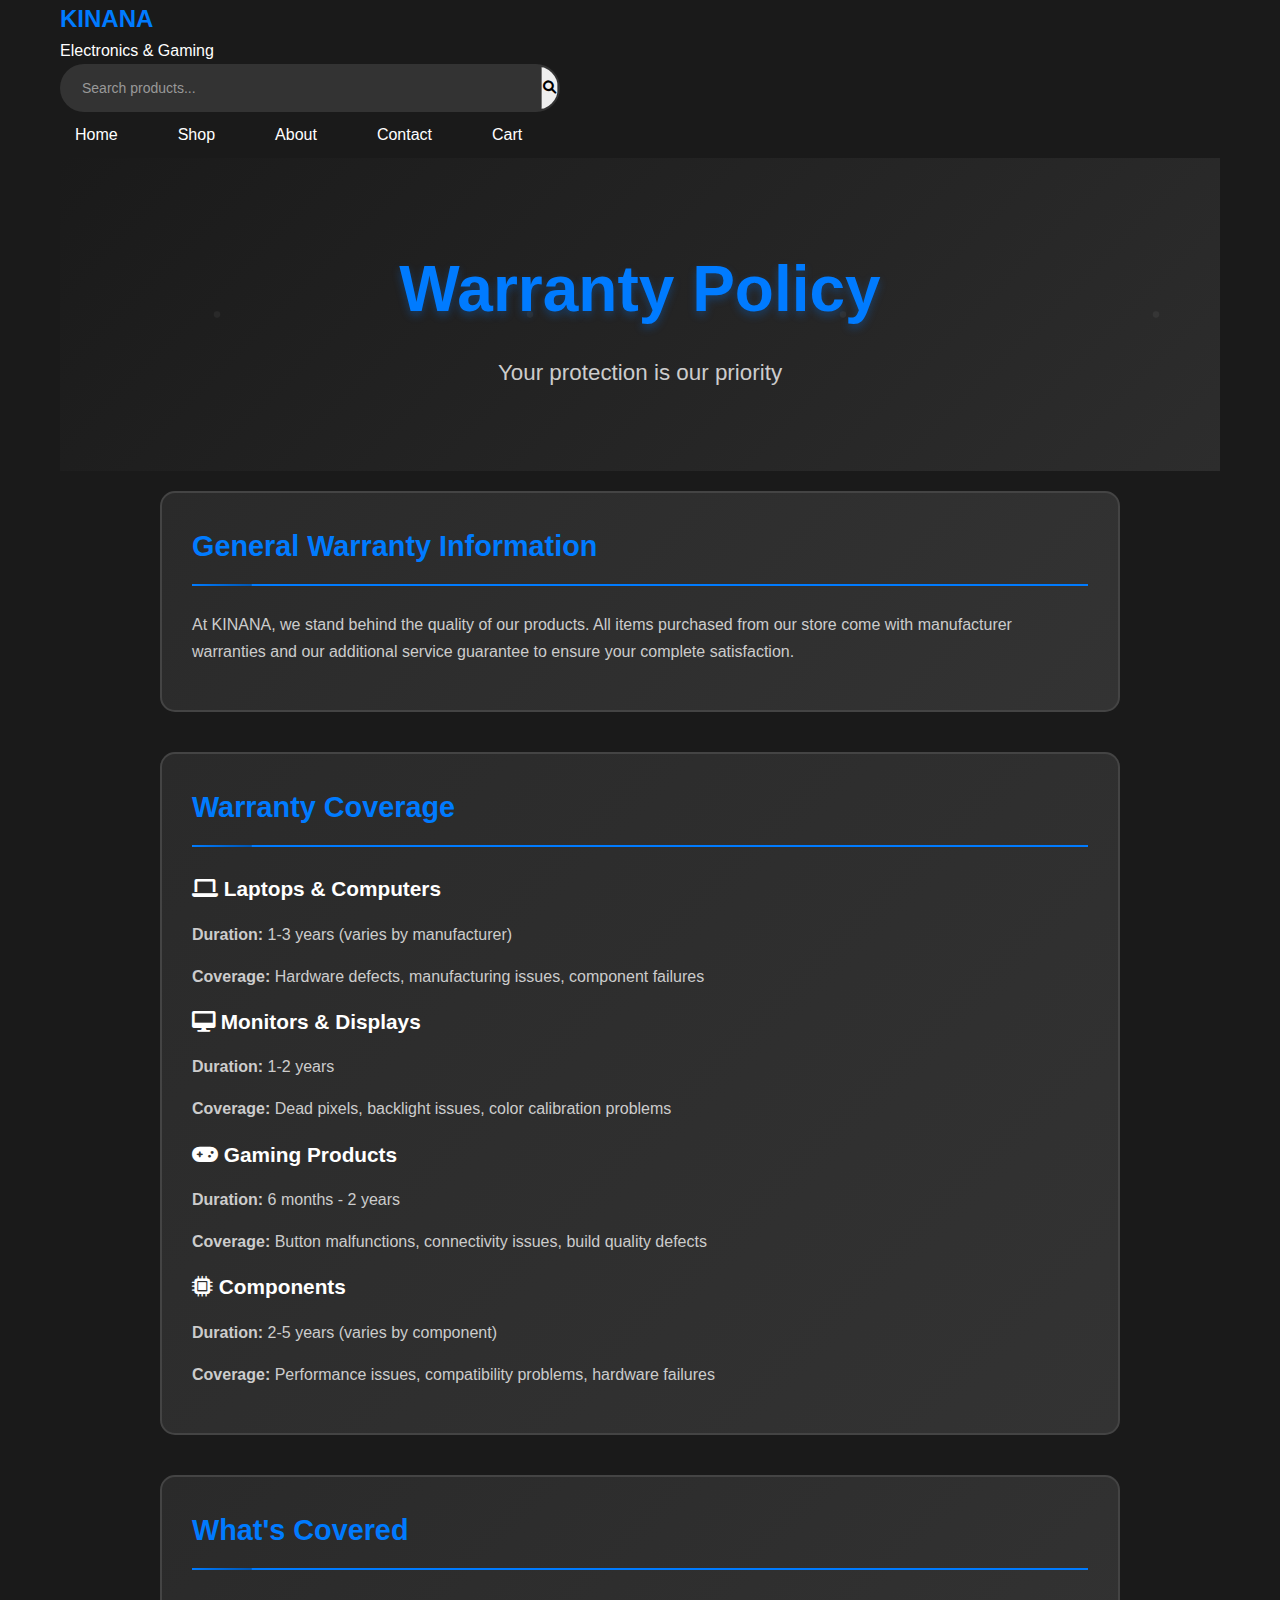
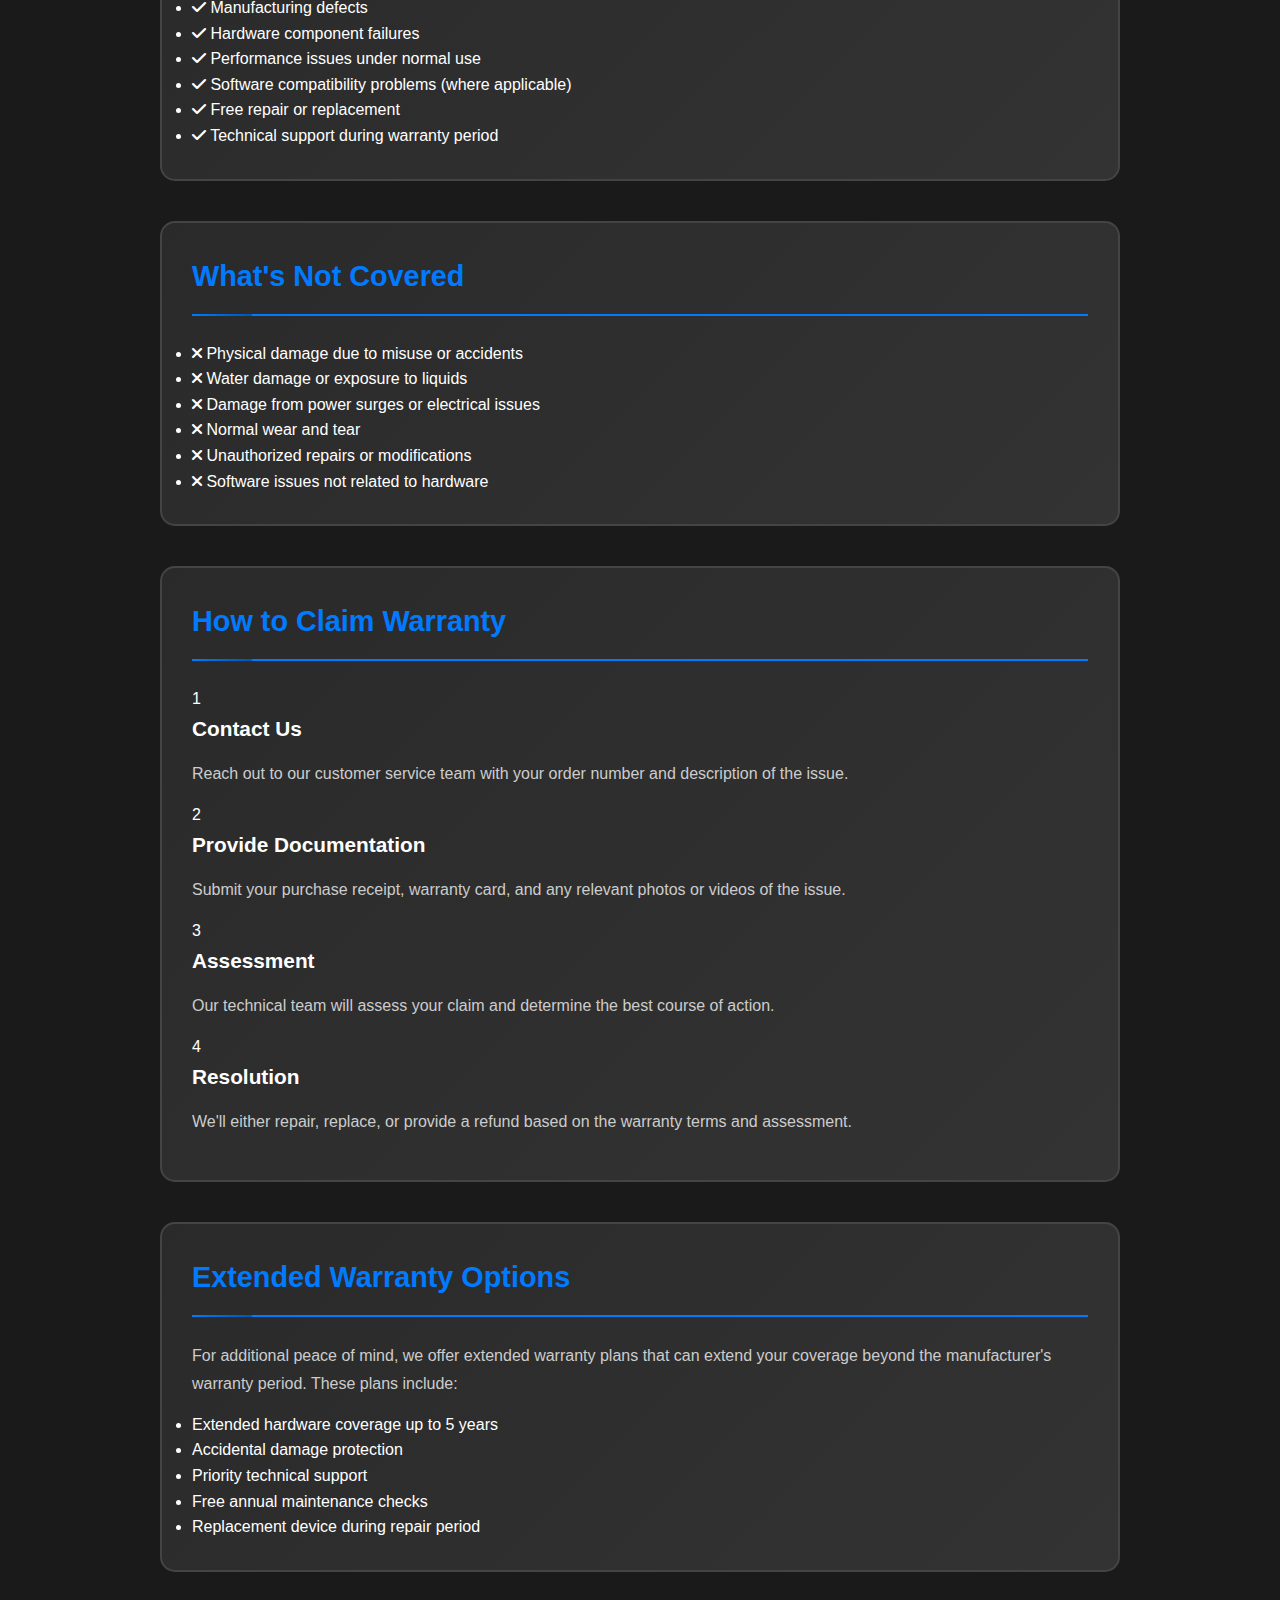
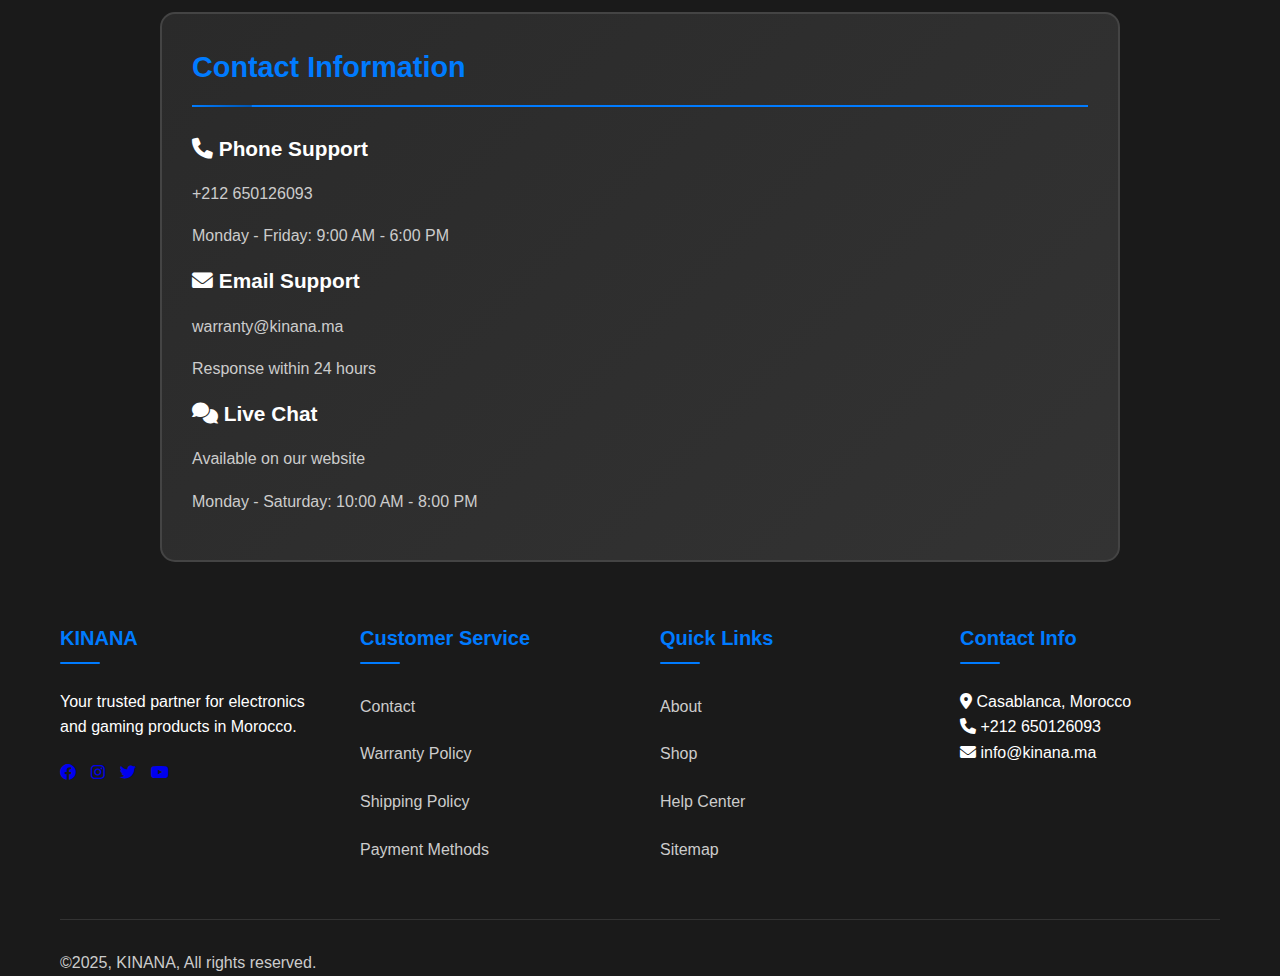
<file: warranty-policy.html>
<!DOCTYPE html>
<html lang="en">
<head>
    <meta charset="UTF-8">
    <meta name="viewport" content="width=device-width, initial-scale=1.0">
    <title>Warranty Policy - KINANA</title>
    <link rel="stylesheet" href="css/style.css">
        <link rel="icon" href="icon.png" type="image/png">
    <link rel="stylesheet" href="https://cdnjs.cloudflare.com/ajax/libs/font-awesome/6.0.0/css/all.min.css">
</head>
<body>
    <header>
        <div class="container">
            <div class="header-top">
                <div class="logo">
                    <h1>KINANA</h1>
                    <span>Electronics & Gaming</span>
                </div>
                <div class="header-actions">
                    <div class="search-bar">
                        <input type="text" placeholder="Search products..." id="searchInput">
                        <button><i class="fas fa-search"></i></button>
                    </div>
                    <!-- <div class="cart-icon">
                        <i class="fas fa-shopping-cart"></i>
                        <span class="cart-count">0</span>
                        <span class="cart-total">MAD0</span>
                    </div> -->
                </div>
            </div>
            <nav class="main-nav">
                <ul>
                    <li><a href="index.html">Home</a></li>
                    <li><a href="shop.html">Shop</a></li>
                    <li><a href="about.html">About</a></li>
                    <li><a href="contact.html">Contact</a></li>
                    <li><a href="cart.html">Cart</a></li>
                </ul>
            </nav>
        </div>
    </header>

    <main>
        <div class="container">
            <div class="page-header">
                <h1>Warranty Policy</h1>
                <p>Your protection is our priority</p>
            </div>

            <div class="policy-content">
                <section class="policy-section">
                    <h2>General Warranty Information</h2>
                    <p>At KINANA, we stand behind the quality of our products. All items purchased from our store come with manufacturer warranties and our additional service guarantee to ensure your complete satisfaction.</p>
                </section>

                <section class="policy-section">
                    <h2>Warranty Coverage</h2>
                    <div class="warranty-grid">
                        <div class="warranty-item">
                            <h3><i class="fas fa-laptop"></i> Laptops & Computers</h3>
                            <p><strong>Duration:</strong> 1-3 years (varies by manufacturer)</p>
                            <p><strong>Coverage:</strong> Hardware defects, manufacturing issues, component failures</p>
                        </div>
                        <div class="warranty-item">
                            <h3><i class="fas fa-desktop"></i> Monitors & Displays</h3>
                            <p><strong>Duration:</strong> 1-2 years</p>
                            <p><strong>Coverage:</strong> Dead pixels, backlight issues, color calibration problems</p>
                        </div>
                        <div class="warranty-item">
                            <h3><i class="fas fa-gamepad"></i> Gaming Products</h3>
                            <p><strong>Duration:</strong> 6 months - 2 years</p>
                            <p><strong>Coverage:</strong> Button malfunctions, connectivity issues, build quality defects</p>
                        </div>
                        <div class="warranty-item">
                            <h3><i class="fas fa-microchip"></i> Components</h3>
                            <p><strong>Duration:</strong> 2-5 years (varies by component)</p>
                            <p><strong>Coverage:</strong> Performance issues, compatibility problems, hardware failures</p>
                        </div>
                    </div>
                </section>

                <section class="policy-section">
                    <h2>What's Covered</h2>
                    <ul class="coverage-list">
                        <li><i class="fas fa-check"></i> Manufacturing defects</li>
                        <li><i class="fas fa-check"></i> Hardware component failures</li>
                        <li><i class="fas fa-check"></i> Performance issues under normal use</li>
                        <li><i class="fas fa-check"></i> Software compatibility problems (where applicable)</li>
                        <li><i class="fas fa-check"></i> Free repair or replacement</li>
                        <li><i class="fas fa-check"></i> Technical support during warranty period</li>
                    </ul>
                </section>

                <section class="policy-section">
                    <h2>What's Not Covered</h2>
                    <ul class="exclusion-list">
                        <li><i class="fas fa-times"></i> Physical damage due to misuse or accidents</li>
                        <li><i class="fas fa-times"></i> Water damage or exposure to liquids</li>
                        <li><i class="fas fa-times"></i> Damage from power surges or electrical issues</li>
                        <li><i class="fas fa-times"></i> Normal wear and tear</li>
                        <li><i class="fas fa-times"></i> Unauthorized repairs or modifications</li>
                        <li><i class="fas fa-times"></i> Software issues not related to hardware</li>
                    </ul>
                </section>

                <section class="policy-section">
                    <h2>How to Claim Warranty</h2>
                    <div class="claim-steps">
                        <div class="step">
                            <div class="step-number">1</div>
                            <div class="step-content">
                                <h3>Contact Us</h3>
                                <p>Reach out to our customer service team with your order number and description of the issue.</p>
                            </div>
                        </div>
                        <div class="step">
                            <div class="step-number">2</div>
                            <div class="step-content">
                                <h3>Provide Documentation</h3>
                                <p>Submit your purchase receipt, warranty card, and any relevant photos or videos of the issue.</p>
                            </div>
                        </div>
                        <div class="step">
                            <div class="step-number">3</div>
                            <div class="step-content">
                                <h3>Assessment</h3>
                                <p>Our technical team will assess your claim and determine the best course of action.</p>
                            </div>
                        </div>
                        <div class="step">
                            <div class="step-number">4</div>
                            <div class="step-content">
                                <h3>Resolution</h3>
                                <p>We'll either repair, replace, or provide a refund based on the warranty terms and assessment.</p>
                            </div>
                        </div>
                    </div>
                </section>

                <section class="policy-section">
                    <h2>Extended Warranty Options</h2>
                    <p>For additional peace of mind, we offer extended warranty plans that can extend your coverage beyond the manufacturer's warranty period. These plans include:</p>
                    <ul class="extended-warranty-list">
                        <li>Extended hardware coverage up to 5 years</li>
                        <li>Accidental damage protection</li>
                        <li>Priority technical support</li>
                        <li>Free annual maintenance checks</li>
                        <li>Replacement device during repair period</li>
                    </ul>
                </section>

                <section class="policy-section">
                    <h2>Contact Information</h2>
                    <div class="contact-warranty">
                        <div class="contact-method">
                            <h3><i class="fas fa-phone"></i> Phone Support</h3>
                            <p>+212 650126093</p>
                            <p>Monday - Friday: 9:00 AM - 6:00 PM</p>
                        </div>
                        <div class="contact-method">
                            <h3><i class="fas fa-envelope"></i> Email Support</h3>
                            <p>warranty@kinana.ma</p>
                            <p>Response within 24 hours</p>
                        </div>
                        <div class="contact-method">
                            <h3><i class="fas fa-comments"></i> Live Chat</h3>
                            <p>Available on our website</p>
                            <p>Monday - Saturday: 10:00 AM - 8:00 PM</p>
                        </div>
                    </div>
                </section>
            </div>
        </div>
    </main>

    <footer>
        <div class="container">
            <div class="footer-content">
                <div class="footer-section">
                    <h3>KINANA</h3>
                    <p>Your trusted partner for electronics and gaming products in Morocco.</p>
                    <div class="social-links">
                        <a href="#"><i class="fab fa-facebook"></i></a>
                        <a href="#"><i class="fab fa-instagram"></i></a>
                        <a href="#"><i class="fab fa-twitter"></i></a>
                        <a href="#"><i class="fab fa-youtube"></i></a>
                    </div>
                </div>
                <div class="footer-section">
                    <h3>Customer Service</h3>
                    <ul>
                        <li><a href="contact.html">Contact</a></li>
                        <li><a href="warranty-policy.html">Warranty Policy</a></li>
                        <li><a href="shipping-policy.html">Shipping Policy</a></li>
                        <li><a href="payment-methods.html">Payment Methods</a></li>
                    </ul>
                </div>
                <div class="footer-section">
                    <h3>Quick Links</h3>
                    <ul>
                        <li><a href="about.html">About</a></li>
                        <li><a href="shop.html">Shop</a></li>
                        <li><a href="help-center.html">Help Center</a></li>
                        <li><a href="sitemap.html">Sitemap</a></li>
                    </ul>
                </div>
                <div class="footer-section">
                    <h3>Contact Info</h3>
                    <p><i class="fas fa-map-marker-alt"></i> Casablanca, Morocco</p>
                    <p><i class="fas fa-phone"></i> +212 650126093</p>
                    <p><i class="fas fa-envelope"></i> info@kinana.ma</p>
                </div>
            </div>
            <div class="footer-bottom">
                <p>&copy;2025, KINANA, All rights reserved.</p>
            </div>
        </div>
    </footer>

    <script src="js/script.js"></script>
</body>
</html>
</file>
<file: css/style.css>
/* Reset and Base Styles */
* {
    margin: 0;
    padding: 0;
    box-sizing: border-box;
}

body {
    font-family: 'Arial', sans-serif;
    background-color: #1a1a1a;
    color: #ffffff;
    line-height: 1.6;
    -webkit-font-smoothing: antialiased;
    -moz-osx-font-smoothing: grayscale;
}

.container {
    max-width: 1200px;
    margin: 0 auto;
    padding: 0 20px;
}

/* Header Styles */
.header {
    background-color: #000000;
    position: sticky;
    top: 0;
    z-index: 1000;
    box-shadow: 0 2px 10px rgba(0, 0, 0, 0.3);
}

.top-bar {
    background-color: #333333;
    padding: 8px 0;
}

.top-bar-content {
    display: flex;
    justify-content: space-between;
    align-items: center;
}

.auth-links {
    display: flex;
    gap: 20px;
}

.auth-link {
    color: #ffffff;
    text-decoration: none;
    font-size: 14px;
    transition: color 0.3s ease;
    padding: 5px 10px;
    border-radius: 4px;
}

.auth-link:hover {
    color: #007bff;
    background-color: rgba(0, 123, 255, 0.1);
}

.language-btn {
    background: none;
    border: none;
    color: #ffffff;
    font-size: 14px;
    cursor: pointer;
    transition: color 0.3s ease;
    padding: 5px 10px;
    border-radius: 4px;
    min-height: 44px;
    min-width: 44px;
}

.language-btn:hover {
    color: #007bff;
    background-color: rgba(0, 123, 255, 0.1);
}

.main-header {
    padding: 15px 0;
}

.header-content {
    display: flex;
    justify-content: space-between;
    align-items: center;
    gap: 20px;
    flex-wrap: wrap;
}

.logo h1 {
    color: #007bff;
    font-size: 24px;
    font-weight: bold;
}

.logo a {
    text-decoration: none;
    display: block;
    padding: 5px;
}

/* Mobile Navigation Toggle */
.mobile-nav-toggle {
    display: none;
    background: none;
    border: none;
    color: #ffffff;
    font-size: 24px;
    cursor: pointer;
    padding: 10px;
    border-radius: 4px;
    min-height: 44px;
    min-width: 44px;
    transition: background-color 0.3s ease;
}

.mobile-nav-toggle:hover {
    background-color: rgba(0, 123, 255, 0.1);
}

/* Main Navigation */
.main-nav {
    display: flex;
    align-items: center;
}

.main-nav ul {
    display: flex;
    list-style: none;
    margin: 0;
    padding: 0;
    gap: 30px;
}

.main-nav a {
    color: white;
    text-decoration: none;
    font-weight: 500;
    transition: all 0.3s ease;
    position: relative;
    padding: 10px 15px;
    border-radius: 4px;
    min-height: 44px;
    display: flex;
    align-items: center;
}

.main-nav a:hover,
.main-nav a.active {
    color: #007bff;
    background-color: rgba(0, 123, 255, 0.1);
}

.main-nav a.active::after {
    content: "";
    position: absolute;
    bottom: 5px;
    left: 50%;
    transform: translateX(-50%);
    width: 20px;
    height: 2px;
    background: #007bff;
    border-radius: 1px;
}

.search-bar {
    flex: 1;
    max-width: 500px;
    display: flex;
    background-color: #333333;
    border-radius: 25px;
    overflow: hidden;
    border: 2px solid transparent;
    transition: border-color 0.3s ease;
}

.search-bar:focus-within {
    border-color: #007bff;
}

.search-bar input {
    flex: 1;
    padding: 12px 20px;
    border: none;
    background: transparent;
    color: #ffffff;
    font-size: 14px;
    min-height: 44px;
}

.search-bar input::placeholder {
    color: #999999;
}

.search-btn {
    padding: 12px 20px;
    background-color: #007bff;
    border: none;
    color: #ffffff;
    cursor: pointer;
    transition: background-color 0.3s ease;
    min-height: 44px;
    min-width: 44px;
}

.search-btn:hover {
    background-color: #0056b3;
}

.header-actions {
    display: flex;
    align-items: center;
    gap: 20px;
}

.menu-toggle {
    display: none;
    background: none;
    border: none;
    color: #ffffff;
    font-size: 20px;
    cursor: pointer;
    min-height: 44px;
    min-width: 44px;
}

.cart {
    display: flex;
    align-items: center;
    gap: 8px;
    color: #ffffff;
    cursor: pointer;
    transition: all 0.3s ease;
    padding: 10px;
    border-radius: 4px;
    min-height: 44px;
}

.cart:hover {
    color: #007bff;
    background-color: rgba(0, 123, 255, 0.1);
}

.cart-count {
    background-color: #007bff;
    color: #ffffff;
    border-radius: 50%;
    width: 20px;
    height: 20px;
    display: flex;
    align-items: center;
    justify-content: center;
    font-size: 12px;
    font-weight: bold;
}

/* Hero Section */
.hero {
    background: linear-gradient(135deg, #2d1b69 0%, #11998e 100%);
    padding: 60px 0;
    position: relative;
    overflow: hidden;
    min-height: 400px;
    display: flex;
    align-items: center;
}

.hero-content {
    display: flex;
    align-items: center;
    justify-content: space-between;
    max-width: 1200px;
    margin: 0 auto;
    padding: 0 20px;
    gap: 40px;
}

.hero-text {
    flex: 1;
    max-width: 600px;
}

.hero-text h2 {
    font-size: clamp(32px, 5vw, 48px);
    font-weight: bold;
    color: #ffffff;
    margin-bottom: 10px;
    line-height: 1.2;
}

.hero-text h3 {
    font-size: clamp(24px, 4vw, 32px);
    color: #007bff;
    font-weight: bold;
    line-height: 1.3;
}

.hero-image {
    flex: 1;
    text-align: center;
    max-width: 500px;
}

.hero-image img {
    max-width: 100%;
    width: 100%;
    height: auto;
    border-radius: 10px;
    box-shadow: 0 10px 30px rgba(0, 0, 0, 0.3);
}

/* Categories Section */
.categories {
    padding: 60px 0;
    background-color: #222222;
}

.category-grid {
    display: grid;
    grid-template-columns: repeat(auto-fit, minmax(280px, 1fr));
    gap: 30px;
}

.category-card {
    background-color: #333333;
    border-radius: 15px;
    overflow: hidden;
    transition: all 0.3s ease;
    cursor: pointer;
    border: 2px solid transparent;
}

.category-card:hover {
    transform: translateY(-8px);
    box-shadow: 0 15px 40px rgba(0, 123, 255, 0.3);
    border-color: #007bff;
}

.category-card img {
    width: 100%;
    height: 200px;
    object-fit: cover;
    transition: transform 0.3s ease;
}

.category-card:hover img {
    transform: scale(1.05);
}

.category-card h3 {
    padding: 25px 20px;
    text-align: center;
    font-size: 18px;
    font-weight: bold;
    color: #ffffff;
    transition: color 0.3s ease;
}

.category-card:hover h3 {
    color: #007bff;
}

/* Main Content */
.main-content {
    padding: 60px 0;
}

.product-section {
    margin-bottom: 60px;
}

.section-title {
    font-size: clamp(24px, 4vw, 32px);
    font-weight: bold;
    color: #ffffff;
    margin-bottom: 30px;
    border-bottom: 3px solid #007bff;
    padding-bottom: 15px;
    position: relative;
}

.section-title::after {
    content: "";
    position: absolute  ;
    bottom: -3px;    
    left: 0;
    width: 60px;
    height: 3px;
    background: linear-gradient(90deg, #007bff, #0056b3);
    border-radius: 2px;
}

.product-grid {
    display: grid;
    grid-template-columns: repeat(auto-fit, minmax(320px, 1fr));
    gap: 30px;
}

.product-card {
    background-color: #333333;
    border-radius: 15px;
    overflow: hidden;
    transition: all 0.3s ease;
    border: 2px solid transparent;
    position: relative;
}

.product-card:hover {
    transform: translateY(-8px);
    box-shadow: 0 15px 40px rgba(0, 0, 0, 0.4);
    border-color: #007bff;
}

.product-image {
    position: relative;
    overflow: hidden;
    height: 250px;
}

.product-image img {
    width: 100%;
    height: 100%;
    object-fit: cover;
    transition: transform 0.3s ease;
}

.product-card:hover .product-image img {
    transform: scale(1.08);
}

.product-badges {
    position: absolute;
    top: 15px;
    left: 15px;
    display: flex;
    gap: 8px;
    flex-wrap: wrap;
}

.badge {
    padding: 6px 12px;
    border-radius: 20px;
    font-size: 12px;
    font-weight: bold;
    color: #ffffff;
    backdrop-filter: blur(10px);
    box-shadow: 0 2px 10px rgba(0, 0, 0, 0.3);
}

.badge.amd {
    background: linear-gradient(135deg, #ed1c24, #c41e3a);
}

.badge.intel {
    background: linear-gradient(135deg, #0071c5, #005a9e);
}

.badge.geforce {
    background: linear-gradient(135deg, #76b900, #5a8a00);
}

.product-info {
    padding: 25px;
}

.product-info h3 {
    font-size: 16px;
    color: #ffffff;
    margin-bottom: 15px;
    line-height: 1.4;
    height: 60px;
    overflow: hidden;
    display: -webkit-box;
    -webkit-line-clamp: 3;
    line-clamp: 3;
    -webkit-box-orient: vertical;
    transition: color 0.3s ease;
}

.product-card:hover .product-info h3 {
    color: #007bff;
}

.product-price {
    margin-bottom: 20px;
}

.price {
    font-size: 22px;
    font-weight: bold;
    color: #007bff;
    text-shadow: 0 2px 4px rgba(0, 123, 255, 0.3);
}

.add-to-cart-btn {
    width: 100%;
    padding: 15px;
    background: linear-gradient(135deg, #007bff, #0056b3);
    border: none;
    border-radius: 10px;
    color: #ffffff;
    font-size: 14px;
    font-weight: bold;
    cursor: pointer;
    transition: all 0.3s ease;
    min-height: 44px;
    position: relative;
    overflow: hidden;
}

.add-to-cart-btn::before {
    content: "";
    position: absolute;
    top: 0;
    left: -100%;
    width: 100%;
    height: 100%;
    background: linear-gradient(90deg, transparent, rgba(255, 255, 255, 0.2), transparent);
    transition: left 0.5s ease;
}

.add-to-cart-btn:hover::before {
    left: 100%;
}

.add-to-cart-btn:hover {
    transform: translateY(-2px);
    box-shadow: 0 8px 25px rgba(0, 123, 255, 0.4);
}

.add-to-cart-btn:active {
    transform: translateY(0);
}

/* Footer */
.footer {
    background: linear-gradient(135deg, #000000, #1a1a1a);
    padding: 60px 0 20px;
    border-top: 1px solid #333;
}

.footer-content {
    display: grid;
    grid-template-columns: repeat(auto-fit, minmax(280px, 1fr));
    gap: 40px;
    margin-bottom: 40px;
}

.footer-section h3 {
    color: #007bff;
    font-size: 20px;
    margin-bottom: 25px;
    position: relative;
    padding-bottom: 10px;
}

.footer-section h3::after {
    content: "";
    position: absolute;
    bottom: 0;
    left: 0;
    width: 40px;
    height: 2px;
    background: #007bff;
    border-radius: 1px;
}

.footer-section ul {
    list-style: none;
}

.footer-section ul li {
    margin-bottom: 12px;
}

.footer-section ul li a {
    color: #cccccc;
    text-decoration: none;
    transition: all 0.3s ease;
    padding: 5px 0;
    display: inline-block;
    position: relative;
}

.footer-section ul li a::before {
    content: "";
    position: absolute;
    bottom: 0;
    left: 0;
    width: 0;
    height: 1px;
    background: #007bff;
    transition: width 0.3s ease;
}

.footer-section ul li a:hover {
    color: #007bff;
    transform: translateX(5px);
}

.footer-section ul li a:hover::before {
    width: 100%;
}

.social-links {
    display: flex;
    gap: 15px;
    margin-top: 20px;
}

.social-link {
    display: flex;
    align-items: center;
    justify-content: center;
    width: 44px;
    height: 44px;
    background: linear-gradient(135deg, #333333, #444444);
    color: #ffffff;
    border-radius: 50%;
    text-decoration: none;
    transition: all 0.3s ease;
    border: 2px solid transparent;
}

.social-link:hover {
    background: linear-gradient(135deg, #007bff, #0056b3);
    transform: translateY(-3px);
    box-shadow: 0 8px 20px rgba(0, 123, 255, 0.4);
}

.contact-form {
    display: flex;
    flex-direction: column;
    gap: 20px;
}

.contact-form input,
.contact-form textarea {
    padding: 15px;
    border: 2px solid #555555;
    border-radius: 10px;
    background-color: #333333;
    color: #ffffff;
    font-size: 14px;
    transition: all 0.3s ease;
    min-height: 44px;
}

.contact-form input:focus,
.contact-form textarea:focus {
    outline: none;
    border-color: #007bff;
    box-shadow: 0 0 0 3px rgba(0, 123, 255, 0.1);
}

.contact-form input::placeholder,
.contact-form textarea::placeholder {
    color: #999999;
}

.contact-form textarea {
    min-height: 120px;
    resize: vertical;
}

.contact-form button {
    padding: 15px;
    background: linear-gradient(135deg, #007bff, #0056b3);
    border: none;
    border-radius: 10px;
    color: #ffffff;
    font-size: 14px;
    font-weight: bold;
    cursor: pointer;
    transition: all 0.3s ease;
    min-height: 44px;
}

.contact-form button:hover {
    transform: translateY(-2px);
    box-shadow: 0 8px 25px rgba(0, 123, 255, 0.4);
}

.footer-bottom {
    border-top: 1px solid #333333;
    padding-top: 30px;
    display: flex;
    justify-content: space-between;
    align-items: center;
    color: #cccccc;
    flex-wrap: wrap;
    gap: 20px;
}

.payment-methods {
    display: flex;
    gap: 15px;
    font-size: 24px;
}

.payment-methods i {
    color: #cccccc;
    transition: all 0.3s ease;
    padding: 5px;
    border-radius: 4px;
}

.payment-methods i:hover {
    color: #007bff;
    transform: scale(1.1);
}

/* Page Header Styles */
.page-header {
    background: linear-gradient(135deg, #1a1a1a 0%, #2d2d2d 100%);
    padding: 80px 0;
    text-align: center;
    color: white;
    position: relative;
    overflow: hidden;
    user-select: none;
}

.page-header::before {
    content: "";
    position: absolute;
    top: 0;
    left: 0;
    right: 0;
    bottom: 0;
    background: url('data:image/svg+xml,<svg xmlns="http://www.w3.org/2000/svg" viewBox="0 0 100 100"><defs><pattern id="grain" width="100" height="100" patternUnits="userSpaceOnUse"><circle cx="50" cy="50" r="1" fill="%23ffffff" opacity="0.05"/></pattern></defs><rect width="100" height="100" fill="url(%23grain)"/></svg>');
    pointer-events: none;
}

.page-header h1 {
    font-size: clamp(2.5rem, 6vw, 4rem);
    margin-bottom: 15px;
    color: #007bff;
    text-shadow: 0 4px 8px rgba(0, 123, 255, 0.3);
    position: relative;
    z-index: 1;
}

.page-header p {
    font-size: clamp(1rem, 2vw, 1.4rem);
    color: #cccccc;
    max-width: 600px;
    margin: 0 auto;
    position: relative;
    z-index: 1;
}

/* Enhanced Mobile Responsiveness */

/* Extra Small Devices (phones, 320px and up) */
@media (max-width: 480px) {
    .container {
        padding: 0 15px;
    }
    
    /* Header adjustments */
    .top-bar {
        padding: 5px 0;
    }
    
    .auth-links {
        gap: 10px;
    }
    
    .auth-link,
    .language-btn {
        font-size: 12px;
        padding: 3px 6px;
    }
    
    .main-header {
        padding: 10px 0;
    }
    
    .header-content {
        gap: 10px;
    }
    
    .logo h1 {
        font-size: 20px;
    }
    
    .mobile-nav-toggle {
        display: block;
        order: 3;
    }
    
    .main-nav {
        display: none;
        position: absolute;
        top: 100%;
        left: 0;
        right: 0;
        background: #000;
        border-top: 1px solid #333;
        z-index: 1000;
    }
    
    .main-nav.active {
        display: block;
    }
    
    .main-nav ul {
        flex-direction: column;
        gap: 0;
        padding: 20px;
    }
    
    .main-nav li {
        width: 100%;
        border-bottom: 1px solid #333;
    }
    
    .main-nav li:last-child {
        border-bottom: none;
    }
    
    .main-nav a {
        padding: 15px 0;
        width: 100%;
        justify-content: center;
        font-size: 16px;
    }
    
    .search-bar {
        order: 4;
        width: 100%;
        margin-top: 15px;
        max-width: none;
    }
    
    .search-bar input {
        padding: 10px 15px;
        font-size: 16px; /* Prevents zoom on iOS */
    }
    
    .search-btn {
        padding: 10px 15px;
    }
    
    .header-actions {
        gap: 10px;
    }
    
    .cart {
        padding: 8px;
    }
    
    /* Hero section */
    .hero {
        padding: 40px 0;
        min-height: 300px;
    }
    
    .hero-content {
        flex-direction: column;
        text-align: center;
        gap: 30px;
    }
    
    .hero-text h2 {
        font-size: clamp(24px, 8vw, 32px);
    }
    
    .hero-text h3 {
        font-size: clamp(18px, 6vw, 24px);
    }
    
    /* Categories */
    .categories {
        padding: 40px 0;
    }
    
    .category-grid {
        grid-template-columns: repeat(2, 1fr);
        gap: 15px;
    }
    
    .category-card {
        border-radius: 10px;
    }
    
    .category-card img {
        height: 120px;
    }
    
    .category-card h3 {
        padding: 15px 10px;
        font-size: 14px;
    }
    
    /* Main content */
    .main-content {
        padding: 40px 0;
    }
    
    .product-section {
        margin-bottom: 40px;
    }
    
    .section-title {
        font-size: clamp(20px, 6vw, 24px);
        margin-bottom: 20px;
        padding-bottom: 10px;
    }
    
    .product-grid {
        grid-template-columns: 1fr;
        gap: 20px;
    }
    
    .product-card {
        border-radius: 10px;
    }
    
    .product-image {
        height: 200px;
    }
    
    .product-info {
        padding: 20px;
    }
    
    .product-info h3 {
        font-size: 14px;
        height: auto;
        margin-bottom: 10px;
    }
    
    .price {
        font-size: 18px;
    }
    
    .add-to-cart-btn {
        padding: 12px;
        font-size: 14px;
        border-radius: 8px;
    }
    
    /* Footer */
    .footer {
        padding: 40px 0 20px;
    }
    
    .footer-content {
        grid-template-columns: 1fr;
        gap: 30px;
    }
    
    .footer-section h3 {
        font-size: 18px;
        margin-bottom: 20px;
    }
    
    .social-links {
        justify-content: center;
        margin-top: 15px;
    }
    
    .social-link {
        width: 40px;
        height: 40px;
    }
    
    .footer-bottom {
        flex-direction: column;
        gap: 15px;
        text-align: center;
        padding-top: 20px;
    }
    
    .payment-methods {
        justify-content: center;
        font-size: 20px;
    }
    
    /* Page header */
    .page-header {
        padding: 60px 0;
    }
}

/* Small Devices (landscape phones, 481px to 768px) */
@media (min-width: 481px) and (max-width: 768px) {
    .container {
        padding: 0 20px;
    }
    
    .mobile-nav-toggle {
        display: block;
    }
    
    .main-nav {
        display: none;
        position: absolute;
        top: 100%;
        left: 0;
        right: 0;
        background: #000;
        border-top: 1px solid #333;
        z-index: 1000;
    }
    
    .main-nav.active {
        display: block;
    }
    
    .main-nav ul {
        flex-direction: column;
        gap: 0;
        padding: 20px;
    }
    
    .main-nav li {
        width: 100%;
        border-bottom: 1px solid #333;
    }
    
    .main-nav li:last-child {
        border-bottom: none;
    }
    
    .main-nav a {
        padding: 15px 0;
        width: 100%;
        justify-content: center;
    }
    
    .search-bar {
        order: 4;
        width: 100%;
        margin-top: 15px;
        max-width: none;
    }
    
    .hero-content {
        flex-direction: column;
        text-align: center;
        gap: 30px;
    }
    
    .category-grid {
        grid-template-columns: repeat(2, 1fr);
        gap: 20px;
    }
    
    .product-grid {
        grid-template-columns: repeat(2, 1fr);
        gap: 20px;
    }
    
    .footer-content {
        grid-template-columns: repeat(2, 1fr);
        gap: 30px;
    }
    
    .footer-bottom {
        flex-direction: column;
        gap: 15px;
        text-align: center;
    }
}

/* Medium Devices (tablets, 769px to 1024px) */
@media (min-width: 769px) and (max-width: 1024px) {
    .hero-content {
        gap: 30px;
    }
    
    .category-grid {
        grid-template-columns: repeat(3, 1fr);
        gap: 25px;
    }
    
    .product-grid {
        grid-template-columns: repeat(2, 1fr);
        gap: 25px;
    }
    
    .footer-content {
        grid-template-columns: repeat(3, 1fr);
    }
}

/* Large Devices (desktops, 1025px and up) */
@media (min-width: 1025px) {
    .category-grid {
        grid-template-columns: repeat(4, 1fr);
    }
    
    .product-grid {
        grid-template-columns: repeat(3, 1fr);
    }
    
    .footer-content {
        grid-template-columns: repeat(4, 1fr);
    }
}

/* Shop Page Styles */
.shop-page {
    padding: 40px 0;
}

.category-filter {
    background: #2d2d2d;
    padding: 20px 0;
    border-bottom: 1px solid #444;
    position: sticky;
    top: 80px;
    z-index: 100;
}

.filter-buttons {
    display: flex;
    justify-content: center;
    gap: 20px;
    flex-wrap: wrap;
}

.filter-btn {
    background: transparent;
    border: 2px solid #555;
    color: white;
    padding: 12px 24px;
    border-radius: 25px;
    cursor: pointer;
    transition: all 0.3s ease;
    font-weight: 500;
    min-height: 44px;
    white-space: nowrap;
}

.filter-btn:hover,
.filter-btn.active {
    background: linear-gradient(135deg, #007bff, #0056b3);
    border-color: #007bff;
    color: white;
    transform: translateY(-2px);
    box-shadow: 0 5px 15px rgba(0, 123, 255, 0.3);
}

.category-section {
    margin-bottom: 60px;
}

.section-title {
    display: flex;
    align-items: center;
    gap: 15px;
    font-size: clamp(1.8rem, 4vw, 2.5rem);
    color: #007bff;
    margin-bottom: 30px;
    padding-bottom: 15px;
    border-bottom: 2px solid #333;
}

.section-title i {
    font-size: clamp(1.5rem, 3vw, 2rem);
}

/* Hide categories by default when filtering */
.category-section.hidden {
    display: none;
}

/* Contact Page Styles */
.contact-page .section-title {
    margin-top: 40px;
    margin-bottom: 30px;
    text-align: center;
    border-bottom: none;
    padding-bottom: 0;
}

.contact-details-grid {
    display: grid;
    grid-template-columns: repeat(auto-fit, minmax(280px, 1fr));
    gap: 30px;
    margin-bottom: 60px;
}

.detail-card {
    background: linear-gradient(135deg, #2d2d2d, #333333);
    border-radius: 15px;
    padding: 30px;
    text-align: center;
    transition: all 0.3s ease;
    border: 2px solid transparent;
}

.detail-card:hover {
    transform: translateY(-8px);
    box-shadow: 0 15px 40px rgba(0, 123, 255, 0.3);
    border-color: #007bff;
}

.detail-card i {
    font-size: 3rem;
    color: #007bff;
    margin-bottom: 20px;
    transition: transform 0.3s ease;
}

.detail-card:hover i {
    transform: scale(1.1);
}

.detail-card h3 {
    font-size: 1.5rem;
    color: #ffffff;
    margin-bottom: 10px;
}

.detail-card p {
    font-size: 1rem;
    color: #cccccc;
    line-height: 1.6;
}

.contact-form-section {
    background: linear-gradient(135deg, #2d2d2d, #333333);
    border-radius: 15px;
    padding: 40px;
    margin-bottom: 60px;
    border: 2px solid #444;
}

.contact-form-section .contact-form {
    max-width: 700px;
    margin: 0 auto;
}

.contact-form .form-group {
    margin-bottom: 25px;
}

.contact-form label {
    display: block;
    margin-bottom: 8px;
    color: #ffffff;
    font-weight: bold;
    font-size: 14px;
}

.contact-form input[type="text"],
.contact-form input[type="email"],
.contact-form textarea {
    width: 100%;
    padding: 15px;
    border: 2px solid #555;
    border-radius: 10px;
    background-color: #333;
    color: #ffffff;
    font-size: 16px;
    transition: all 0.3s ease;
    min-height: 44px;
}

.contact-form input:focus,
.contact-form textarea:focus {
    outline: none;
    border-color: #007bff;
    box-shadow: 0 0 0 3px rgba(0, 123, 255, 0.1);
}

.contact-form input::placeholder,
.contact-form textarea::placeholder {
    color: #999;
}

.contact-form textarea {
    resize: vertical;
    min-height: 120px;
}

.contact-form .submit-btn {
    background: linear-gradient(135deg, #007bff, #0056b3);
    color: white;
    padding: 15px 30px;
    border: none;
    border-radius: 10px;
    font-size: 1.1rem;
    font-weight: bold;
    cursor: pointer;
    transition: all 0.3s ease;
    width: auto;
    min-height: 44px;
}

.contact-form .submit-btn:hover {
    transform: translateY(-2px);
    box-shadow: 0 8px 25px rgba(0, 123, 255, 0.4);
}

/* Cart Page Styles */
.cart-page .container {
    display: flex;
    flex-wrap: wrap;
    gap: 30px;
    align-items: flex-start;
}

.cart-items-container {
    flex: 3;
    min-width: 300px;
    background: linear-gradient(135deg, #2d2d2d, #333333);
    border-radius: 15px;
    padding: 25px;
    border: 2px solid #444;
}

.empty-cart-message {
    text-align: center;
    color: #ccc;
    font-size: 1.2rem;
    padding: 50px 0;
}

.cart-item {
    display: flex;
    align-items: center;
    gap: 20px;
    padding: 20px 0;
    border-bottom: 1px solid #444;
    transition: background-color 0.3s ease;
}

.cart-item:hover {
    background-color: rgba(0, 123, 255, 0.05);
    border-radius: 10px;
    margin: 0 -10px;
    padding: 20px 10px;
}

.cart-item:last-child {
    border-bottom: none;
}

.cart-item-image img {
    width: 100px;
    height: 100px;
    object-fit: cover;
    border-radius: 8px;
    border: 2px solid #555;
}

.cart-item-details {
    flex-grow: 1;
}

.cart-item-details h3 {
    font-size: 1.1rem;
    color: #fff;
    margin-bottom: 8px;
    line-height: 1.4;
}

.cart-item-details p {
    font-size: 0.9rem;
    color: #ccc;
    margin-bottom: 15px;
}

.quantity-controls {
    display: flex;
    align-items: center;
    gap: 12px;
    background: #444;
    border-radius: 8px;
    padding: 5px;
}

.quantity-controls button {
    background-color: #007bff;
    color: white;
    border: none;
    border-radius: 6px;
    width: 35px;
    height: 35px;
    font-size: 1.1rem;
    cursor: pointer;
    transition: all 0.3s ease;
    display: flex;
    align-items: center;
    justify-content: center;
}

.quantity-controls button:hover {
    background-color: #0056b3;
    transform: scale(1.1);
}

.quantity-controls span {
    color: #fff;
    font-size: 1rem;
    min-width: 30px;
    text-align: center;
    font-weight: bold;
}

.remove-item {
    background: linear-gradient(135deg, #dc3545, #c82333);
    color: white;
    border: none;
    border-radius: 8px;
    padding: 8px 15px;
    font-size: 0.8rem;
    cursor: pointer;
    transition: all 0.3s ease;
    margin-top: 10px;
    min-height: 36px;
}

.remove-item:hover {
    transform: translateY(-2px);
    box-shadow: 0 5px 15px rgba(220, 53, 69, 0.4);
}

.cart-item-total {
    font-size: 1.2rem;
    color: #007bff;
    font-weight: bold;
    text-align: right;
    min-width: 80px;
}

.cart-summary {
    flex: 1;
    min-width: 280px;
    background: linear-gradient(135deg, #2d2d2d, #333333);
    border-radius: 15px;
    padding: 25px;
    border: 2px solid #444;
    position: sticky;
    top: 100px;
}

.cart-summary h2 {
    font-size: 1.5rem;
    color: #fff;
    margin-bottom: 25px;
    border-bottom: 2px solid #007bff;
    padding-bottom: 15px;
}

.summary-row {
    display: flex;
    justify-content: space-between;
    margin-bottom: 15px;
    color: #ccc;
    padding: 5px 0;
}

.summary-row.total {
    font-size: 1.4rem;
    font-weight: bold;
    color: #007bff;
    border-top: 2px solid #444;
    padding-top: 20px;
    margin-top: 25px;
}

.checkout-btn {
    background: linear-gradient(135deg, #28a745, #218838);
    color: white;
    border: none;
    border-radius: 10px;
    padding: 18px 20px;
    font-size: 1.1rem;
    font-weight: bold;
    cursor: pointer;
    width: 100%;
    margin-top: 25px;
    transition: all 0.3s ease;
    min-height: 50px;
}

.checkout-btn:hover {
    transform: translateY(-2px);
    box-shadow: 0 8px 25px rgba(40, 167, 69, 0.4);
}

/* Policy Pages Styles */
.policy-content {
    max-width: 1000px;
    margin: 0 auto;
    padding: 20px;
}

.policy-section {
    margin-bottom: 40px;
    background: linear-gradient(135deg, #2a2a2a, #333333);
    padding: 30px;
    border-radius: 15px;
    border: 2px solid #444;
    transition: all 0.3s ease;
}

.policy-section:hover {
    border-color: #007bff;
    box-shadow: 0 5px 20px rgba(0, 123, 255, 0.1);
}

.policy-section h2 {
    color: #007bff;
    margin-bottom: 25px;
    font-size: clamp(1.4rem, 3vw, 1.8rem);
    border-bottom: 2px solid #007bff;
    padding-bottom: 15px;
    position: relative;
}

.policy-section h2::after {
    content: "";
    position: absolute;
    bottom: -2px;
    left: 0;
    width: 60px;
    height: 2px;
    background: linear-gradient(90deg, #007bff, #0056b3);
    border-radius: 1px;
}

.policy-section h3 {
    color: #fff;
    margin-bottom: 15px;
    font-size: clamp(1.1rem, 2.5vw, 1.3rem);
}

.policy-section p {
    color: #ccc;
    line-height: 1.7;
    margin-bottom: 15px;
    font-size: clamp(0.9rem, 2vw, 1rem);
}

/* Enhanced responsive styles for all components */

/* Mobile-specific adjustments for shop page */
@media (max-width: 480px) {
    .filter-buttons {
        gap: 10px;
    }
    
    .filter-btn {
        padding: 10px 16px;
        font-size: 14px;
        border-radius: 20px;
    }
    
    .category-filter {
        padding: 15px 0;
        top: 70px;
    }
    
    .section-title {
        flex-direction: column;
        gap: 10px;
        text-align: center;
    }
}

/* Mobile-specific adjustments for contact page */
@media (max-width: 480px) {
    .contact-details-grid {
        grid-template-columns: 1fr;
        gap: 20px;
    }
    
    .detail-card {
        padding: 25px 20px;
    }
    
    .detail-card i {
        font-size: 2.5rem;
    }
    
    .detail-card h3 {
        font-size: 1.3rem;
    }
    
    .contact-form-section {
        padding: 25px 20px;
    }
    
    .contact-form .submit-btn {
        width: 100%;
        padding: 15px;
    }
}

/* Mobile-specific adjustments for cart page */
@media (max-width: 480px) {
    .cart-page .container {
        flex-direction: column;
        gap: 20px;
    }

    .cart-items-container, 
    .cart-summary {
        min-width: unset;
        width: 100%;
    }
    
    .cart-summary {
        position: static;
    }

    .cart-item {
        flex-direction: column;
        align-items: flex-start;
        text-align: center;
        gap: 15px;
        padding: 20px 15px;
    }

    .cart-item-image {
        align-self: center;
    }

    .cart-item-details {
        width: 100%;
        text-align: center;
    }

    .quantity-controls {
        justify-content: center;
        width: 100%;
    }

    .remove-item {
        width: 100%;
        text-align: center;
        margin-top: 15px;
    }

    .cart-item-total {
        width: 100%;
        text-align: center;
        font-size: 1.3rem;
    }
}

/* Mobile-specific adjustments for policy pages */
@media (max-width: 480px) {
    .policy-content {
        padding: 15px;
    }
    
    .policy-section {
        padding: 20px 15px;
        margin-bottom: 25px;
        border-radius: 10px;
    }
    
    .policy-section h2 {
        font-size: clamp(1.2rem, 5vw, 1.4rem);
        margin-bottom: 20px;
        padding-bottom: 10px;
    }
    
    .policy-section h3 {
        font-size: clamp(1rem, 4vw, 1.1rem);
        margin-bottom: 12px;
    }
}

/* Animations and Transitions */
@keyframes fadeInUp {
    from {
        opacity: 0;
        transform: translateY(30px);
    }
    to {
        opacity: 1;
        transform: translateY(0);
    }
}

@keyframes slideInLeft {
    from {
        opacity: 0;
        transform: translateX(-30px);
    }
    to {
        opacity: 1;
        transform: translateX(0);
    }
}

@keyframes pulse {
    0%, 100% {
        transform: scale(1);
    }
    50% {
        transform: scale(1.05);
    }
}

.product-card {
    animation: fadeInUp 0.6s ease forwards;
}

.category-card {
    animation: fadeInUp 0.6s ease forwards;
}

.footer-section {
    animation: slideInLeft 0.6s ease forwards;
}

/* Loading states */
.product-image img,
.category-card img {
    transition: opacity 0.3s ease;
}

.product-image img:not([src]),
.category-card img:not([src]) {
    opacity: 0;
}

/* Focus states for accessibility */
*:focus {
  outline: none;
  box-shadow: none;
}
a:focus {
    outline: 3px solid #007bff;
    outline-offset: 2px;
    border-radius: 4px;
}

/* High contrast mode support */
@media (prefers-contrast: high) {
    .product-card,
    .category-card,
    .detail-card,
    .policy-section {
        border: 3px solid #fff;
    }
    
    .add-to-cart-btn,
    .filter-btn,
    .checkout-btn {
        border: 2px solid #fff;
    }
}

/* Reduced motion support */
@media (prefers-reduced-motion: reduce) {
    *,
    *::before,
    *::after {
        animation-duration: 0.01ms !important;
        animation-iteration-count: 1 !important;
        transition-duration: 0.01ms !important;
    }
}

/* Print styles */
@media print {
    .header,
    .footer,
    .mobile-nav-toggle,
    .add-to-cart-btn,
    .filter-buttons {
        display: none !important;
    }
    
    body {
        background: white !important;
        color: black !important;
    }
    
    .product-card,
    .category-card {
        break-inside: avoid;
        border: 1px solid #000;
    }
}

/* Help Center Styles */
.help-search {
    max-width: 600px;
    margin: 0 auto 40px auto;
    padding: 0 20px;
}

.search-box {
    display: flex;
    background: linear-gradient(135deg, #333, #444);
    border-radius: 25px;
    overflow: hidden;
    border: 2px solid #555;
    transition: border-color 0.3s ease;
}

.search-box:focus-within {
    border-color: #007bff;
}

.search-box input {
    flex: 1;
    padding: 15px 20px;
    background: transparent;
    border: none;
    color: #fff;
    font-size: 16px;
    min-height: 44px;
}

.search-box input::placeholder {
    color: #aaa;
}

.search-box button {
    background: linear-gradient(135deg, #007bff, #0056b3);
    border: none;
    padding: 15px 20px;
    color: white;
    cursor: pointer;
    transition: all 0.3s ease;
    min-height: 44px;
    min-width: 44px;
}

.search-box button:hover {
    transform: scale(1.05);
}

.help-content {
    max-width: 1200px;
    margin: 0 auto;
    padding: 20px;
}

.help-section {
    margin-bottom: 50px;
    background: linear-gradient(135deg, #2a2a2a, #333333);
    padding: 30px;
    border-radius: 15px;
    border: 2px solid #444;
    transition: all 0.3s ease;
}

.help-section:hover {
    border-color: #007bff;
    box-shadow: 0 5px 20px rgba(0, 123, 255, 0.1);
}

.help-section h2 {
    color: #007bff;
    margin-bottom: 30px;
    font-size: clamp(1.4rem, 3vw, 1.8rem);
    border-bottom: 2px solid #007bff;
    padding-bottom: 15px;
    position: relative;
}

.help-section h2::after {
    content: "";
    position: absolute;
    bottom: -2px;
    left: 0;
    width: 60px;
    height: 2px;
    background: linear-gradient(90deg, #007bff, #0056b3);
    border-radius: 1px;
}

.faq-grid {
    display: grid;
    grid-template-columns: repeat(auto-fit, minmax(350px, 1fr));
    gap: 30px;
}

.faq-category {
    background: linear-gradient(135deg, #333, #444);
    padding: 25px;
    border-radius: 12px;
    border-left: 4px solid #007bff;
    transition: all 0.3s ease;
}

.faq-category:hover {
    transform: translateY(-3px);
    box-shadow: 0 8px 25px rgba(0, 123, 255, 0.2);
}

.faq-category h3 {
    color: #007bff;
    margin-bottom: 20px;
    font-size: clamp(1.1rem, 2.5vw, 1.3rem);
}

.faq-category i {
    margin-right: 10px;
    color: #007bff;
}

.faq-items {
    space-y: 15px;
}

.faq-item {
    margin-bottom: 20px;
    padding-bottom: 15px;
    border-bottom: 1px solid #555;
    transition: all 0.3s ease;
}

.faq-item:hover {
    background-color: rgba(0, 123, 255, 0.05);
    border-radius: 8px;
    margin: 0 -10px 20px -10px;
    padding: 10px 10px 15px 10px;
}

.faq-item:last-child {
    border-bottom: none;
    margin-bottom: 0;
}

.faq-item h4 {
    color: #fff;
    margin-bottom: 8px;
    font-size: clamp(1rem, 2vw, 1.1rem);
    transition: color 0.3s ease;
}

.faq-item:hover h4 {
    color: #007bff;
}

.faq-item p {
    color: #ccc;
    line-height: 1.6;
    font-size: clamp(0.9rem, 1.8vw, 0.95rem);
}

/* Sitemap Styles */
.sitemap-content {
    max-width: 1200px;
    margin: 0 auto;
    padding: 20px;
}

.sitemap-section {
    margin-bottom: 40px;
    background: linear-gradient(135deg, #2a2a2a, #333333);
    padding: 30px;
    border-radius: 15px;
    border: 2px solid #444;
    transition: all 0.3s ease;
}

.sitemap-section:hover {
    border-color: #007bff;
    box-shadow: 0 5px 20px rgba(0, 123, 255, 0.1);
}

.sitemap-section h2 {
    color: #007bff;
    margin-bottom: 25px;
    font-size: clamp(1.4rem, 3vw, 1.8rem);
    border-bottom: 2px solid #007bff;
    padding-bottom: 15px;
    position: relative;
}

.sitemap-section h2::after {
    content: "";
    position: absolute;
    bottom: -2px;
    left: 0;
    width: 60px;
    height: 2px;
    background: linear-gradient(90deg, #007bff, #0056b3);
    border-radius: 1px;
}

.sitemap-section h2 i {
    margin-right: 10px;
    color: #007bff;
}

.sitemap-grid {
    display: grid;
    grid-template-columns: repeat(auto-fit, minmax(300px, 1fr));
    gap: 25px;
}

.sitemap-category {
    background: linear-gradient(135deg, #333, #444);
    padding: 20px;
    border-radius: 12px;
    border-left: 4px solid #007bff;
    transition: all 0.3s ease;
}

.sitemap-category:hover {
    transform: translateY(-3px);
    box-shadow: 0 8px 25px rgba(0, 123, 255, 0.2);
}

.sitemap-category h3 {
    color: #007bff;
    margin-bottom: 15px;
    font-size: clamp(1.1rem, 2.5vw, 1.2rem);
}

.sitemap-links {
    list-style: none;
    padding: 0;
}

.sitemap-links li {
    margin-bottom: 8px;
}

.sitemap-links a {
    color: #ccc;
    text-decoration: none;
    display: flex;
    align-items: center;
    padding: 8px 0;
    transition: all 0.3s ease;
    border-radius: 4px;
    min-height: 36px;
}

.sitemap-links a:hover {
    color: #007bff;
    background-color: rgba(0, 123, 255, 0.1);
    transform: translateX(5px);
    padding-left: 10px;
}

.sitemap-links i {
    margin-right: 10px;
    width: 16px;
    color: #007bff;
    transition: transform 0.3s ease;
}

.sitemap-links a:hover i {
    transform: scale(1.2);
}

/* Enhanced mobile responsiveness for Help Center and Sitemap */
@media (max-width: 480px) {
    .help-content,
    .sitemap-content {
        padding: 15px;
    }
    
    .help-section,
    .sitemap-section {
        padding: 20px 15px;
        margin-bottom: 25px;
        border-radius: 10px;
    }
    
    .faq-grid,
    .sitemap-grid {
        grid-template-columns: 1fr;
        gap: 20px;
    }
    
    .faq-category,
    .sitemap-category {
        padding: 20px 15px;
        border-radius: 8px;
    }
    
    .help-search {
        padding: 0 15px;
    }
    
    .search-box input {
        padding: 12px 15px;
        font-size: 16px;
    }
    
    .search-box button {
        padding: 12px 15px;
    }
    
    .faq-item h4 {
        font-size: 1rem;
    }
    
    .faq-item p {
        font-size: 0.9rem;
    }
}

/* Touch-friendly improvements */
@media (hover: none) and (pointer: coarse) {
    .product-card:hover,
    .category-card:hover,
    .detail-card:hover {
        transform: none;
    }
    
    .add-to-cart-btn,
    .filter-btn,
    .checkout-btn,
    .help-btn {
        min-height: 48px;
        font-size: 16px;
    }
    
    .main-nav a,
    .sitemap-links a {
        min-height: 48px;
        padding: 12px 15px;
    }
    
    .quantity-controls button {
        width: 44px;
        height: 44px;
    }
}

/* Dark mode enhancements */
@media (prefers-color-scheme: dark) {
    body {
        background-color: #0a0a0a;
    }
    
    .header {
        background-color: #000000;
    }
    
    .product-card,
    .category-card,
    .detail-card,
    .policy-section,
    .help-section,
    .sitemap-section {
        background: linear-gradient(135deg, #1a1a1a, #2a2a2a);
        border-color: #333;
    }
}





/* Modern Scrollbar Styles */
::-webkit-scrollbar {
    width: 12px;
}

::-webkit-scrollbar-track {
    background: #2a2a2a;
    border-radius: 10px;
}

::-webkit-scrollbar-thumb {
    background: #007bff;
    border-radius: 10px;
    border: 3px solid #2a2a2a;
}

::-webkit-scrollbar-thumb:hover {
    background: #0056b3;
}

/* Firefox scrollbar styles */
html {
    scrollbar-width: thin;
    scrollbar-color: #007bff #2a2a2a;
}

html:hover {
    scrollbar-color: #0056b3 #2a2a2a;
}
</file>
